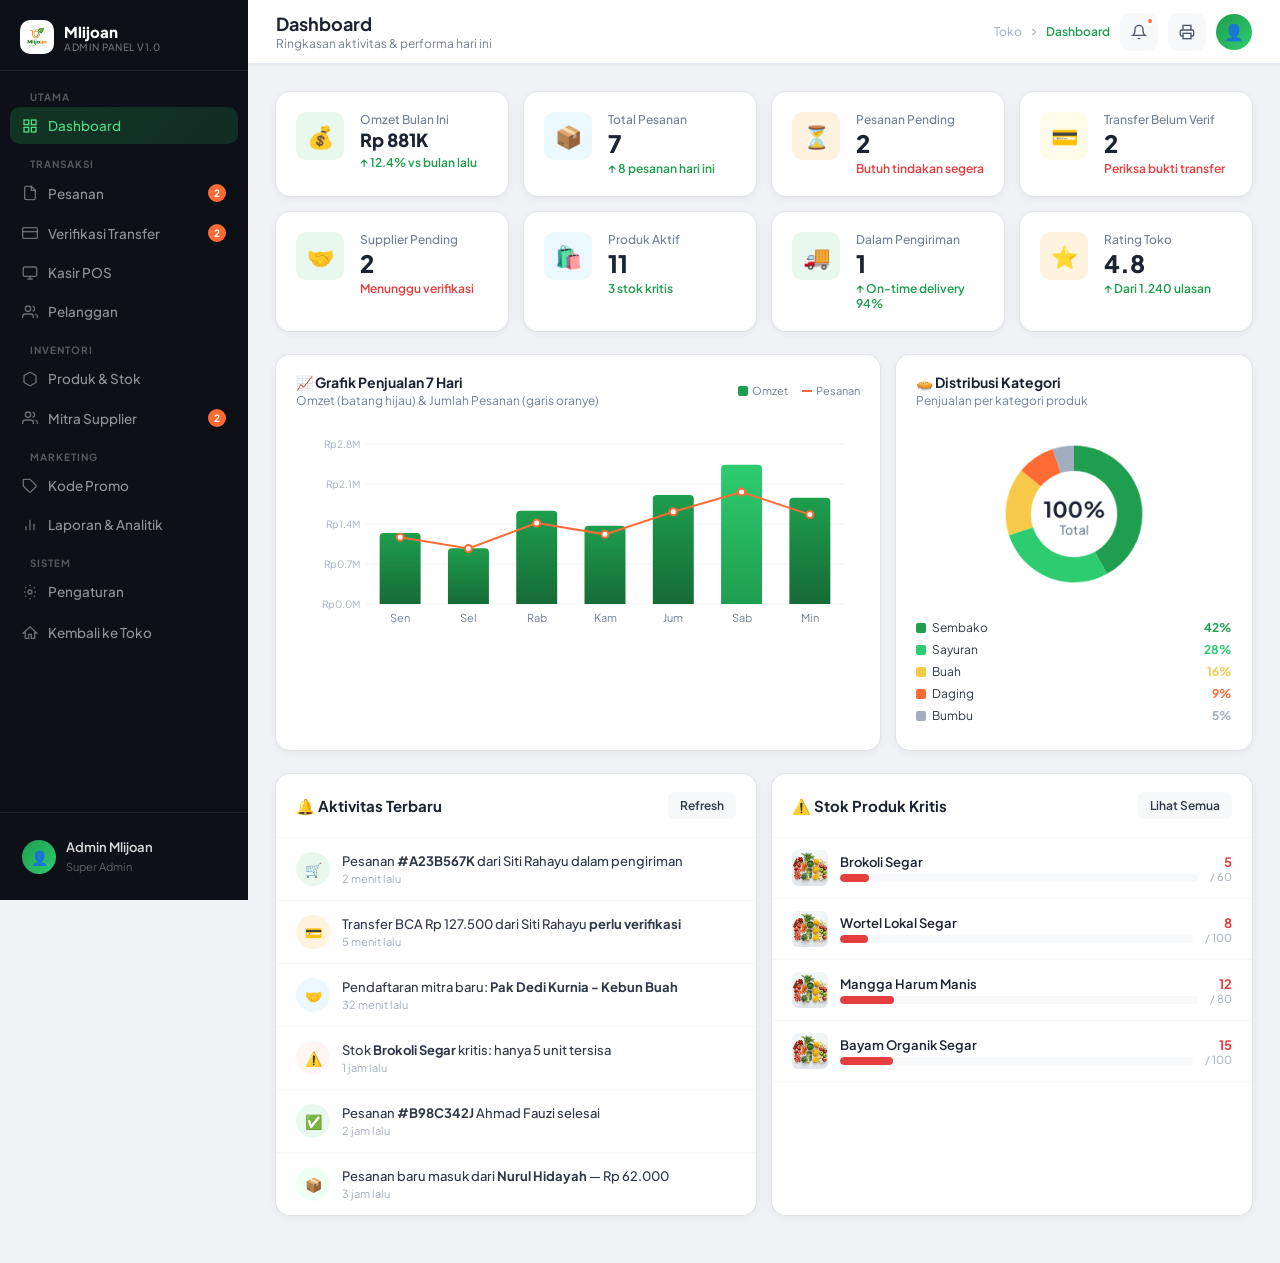
<file: admin.html>
<!DOCTYPE html>
<html lang="id">
<head>
  <meta charset="UTF-8">
  <meta name="viewport" content="width=device-width, initial-scale=1.0">
  <title>Admin Panel — Mlijoan</title>
  <meta name="description" content="Dashboard admin Mlijoan untuk manajemen pesanan, inventori, dan mitra supplier.">
  <meta name="robots" content="noindex,nofollow">
  <link rel="icon" href="images/logo.png" type="image/png">
  <link rel="stylesheet" href="css/admin.css">
</head>
<body>

<!-- ═══════════════════════════════════════ SIDEBAR ═══ -->
<div class="sidebar-overlay" id="sidebar-overlay" onclick="closeSidebar()"></div>
<aside class="sidebar" id="sidebar" role="navigation" aria-label="Admin Navigation">

  <div class="sidebar-brand">
    <img src="images/logo.png" alt="Mlijoan">
    <div class="sidebar-brand-text">
      <div class="sidebar-brand-name">Mlijoan</div>
      <div class="sidebar-brand-role">Admin Panel v1.0</div>
    </div>
  </div>

  <nav class="sidebar-nav">
    <div class="sidebar-section-label">Utama</div>
    <button class="nav-link active" data-section="dashboard" onclick="navigateTo('dashboard')">
      <svg width="16" height="16" viewBox="0 0 24 24" fill="none" stroke="currentColor" stroke-width="2"><rect x="3" y="3" width="7" height="7"/><rect x="14" y="3" width="7" height="7"/><rect x="14" y="14" width="7" height="7"/><rect x="3" y="14" width="7" height="7"/></svg>
      Dashboard
    </button>

    <div class="sidebar-section-label">Transaksi</div>
    <button class="nav-link" data-section="orders" onclick="navigateTo('orders')">
      <svg width="16" height="16" viewBox="0 0 24 24" fill="none" stroke="currentColor" stroke-width="2"><path d="M14 2H6a2 2 0 00-2 2v16a2 2 0 002 2h12a2 2 0 002-2V8z"/><polyline points="14 2 14 8 20 8"/></svg>
      Pesanan
      <span class="nav-badge" id="badge-orders">0</span>
    </button>
    <button class="nav-link" data-section="transfer" onclick="navigateTo('transfer')">
      <svg width="16" height="16" viewBox="0 0 24 24" fill="none" stroke="currentColor" stroke-width="2"><rect x="1" y="4" width="22" height="16" rx="2"/><line x1="1" y1="10" x2="23" y2="10"/></svg>
      Verifikasi Transfer
      <span class="nav-badge" id="badge-transfer">0</span>
    </button>
    <button class="nav-link" data-section="pos" onclick="navigateTo('pos')">
      <svg width="16" height="16" viewBox="0 0 24 24" fill="none" stroke="currentColor" stroke-width="2"><rect x="2" y="3" width="20" height="14" rx="2"/><path d="M8 21h8M12 17v4"/></svg>
      Kasir POS
    </button>
    <button class="nav-link" data-section="customers" onclick="navigateTo('customers')">
      <svg width="16" height="16" viewBox="0 0 24 24" fill="none" stroke="currentColor" stroke-width="2"><path d="M17 21v-2a4 4 0 00-4-4H5a4 4 0 00-4 4v2"/><circle cx="9" cy="7" r="4"/><path d="M23 21v-2a4 4 0 00-3-3.87"/><path d="M16 3.13a4 4 0 010 7.75"/></svg>
      Pelanggan
      <span class="nav-badge" id="badge-customers" style="display:none">0</span>
    </button>

    <div class="sidebar-section-label">Inventori</div>
    <button class="nav-link" data-section="products" onclick="navigateTo('products')">
      <svg width="16" height="16" viewBox="0 0 24 24" fill="none" stroke="currentColor" stroke-width="2"><path d="M21 16V8a2 2 0 00-1-1.73l-7-4a2 2 0 00-2 0l-7 4A2 2 0 003 8v8a2 2 0 001 1.73l7 4a2 2 0 002 0l7-4A2 2 0 0021 16z"/></svg>
      Produk & Stok
    </button>
    <button class="nav-link" data-section="suppliers" onclick="navigateTo('suppliers')">
      <svg width="16" height="16" viewBox="0 0 24 24" fill="none" stroke="currentColor" stroke-width="2"><path d="M17 21v-2a4 4 0 00-4-4H5a4 4 0 00-4 4v2"/><circle cx="9" cy="7" r="4"/><path d="M23 21v-2a4 4 0 00-3-3.87"/><path d="M16 3.13a4 4 0 010 7.75"/></svg>
      Mitra Supplier
      <span class="nav-badge" id="badge-suppliers">0</span>
    </button>

    <div class="sidebar-section-label">Marketing</div>
    <button class="nav-link" data-section="promos" onclick="navigateTo('promos')">
      <svg width="16" height="16" viewBox="0 0 24 24" fill="none" stroke="currentColor" stroke-width="2"><path d="M20.59 13.41l-7.17 7.17a2 2 0 01-2.83 0L2 12V2h10l8.59 8.59a2 2 0 010 2.82z"/><line x1="7" y1="7" x2="7.01" y2="7"/></svg>
      Kode Promo
    </button>
    <button class="nav-link" data-section="reports" onclick="navigateTo('reports')">
      <svg width="16" height="16" viewBox="0 0 24 24" fill="none" stroke="currentColor" stroke-width="2"><line x1="18" y1="20" x2="18" y2="10"/><line x1="12" y1="20" x2="12" y2="4"/><line x1="6" y1="20" x2="6" y2="14"/></svg>
      Laporan & Analitik
    </button>

    <div class="sidebar-section-label">Sistem</div>
    <button class="nav-link" data-section="settings" onclick="navigateTo('settings')">
      <svg width="16" height="16" viewBox="0 0 24 24" fill="none" stroke="currentColor" stroke-width="2"><circle cx="12" cy="12" r="3"/><path d="M19.07 4.93l-1.41 1.41M4.93 19.07l1.41-1.41M19.07 19.07l-1.41-1.41M4.93 4.93l1.41 1.41M21 12h-2M5 12H3M12 3V1M12 23v-2"/></svg>
      Pengaturan
    </button>
    <a href="index.html" class="nav-link" style="margin-top:4px">
      <svg width="16" height="16" viewBox="0 0 24 24" fill="none" stroke="currentColor" stroke-width="2"><path d="M10 20v-6h4v6h5v-8h3L12 3 2 12h3v8z"/></svg>
      Kembali ke Toko
    </a>
  </nav>

  <div class="sidebar-footer">
    <div class="sidebar-user">
      <div class="sidebar-avatar">👤</div>
      <div class="sidebar-user-info">
        <p>Admin Mlijoan</p>
        <small>Super Admin</small>
      </div>
    </div>
  </div>
</aside>

<!-- ═══════════════════════════════════════ MAIN CONTENT ═══ -->
<div class="main-content">

  <!-- Top Header -->
  <header class="top-header">
    <button class="header-icon-btn mobile-menu-btn" onclick="toggleSidebar()" aria-label="Menu">
      <svg width="18" height="18" viewBox="0 0 24 24" fill="none" stroke="currentColor" stroke-width="2"><line x1="3" y1="6" x2="21" y2="6"/><line x1="3" y1="12" x2="21" y2="12"/><line x1="3" y1="18" x2="21" y2="18"/></svg>
    </button>
    <div style="flex:1">
      <div class="header-title" id="header-title">Dashboard</div>
      <div class="header-subtitle" id="header-subtitle">Ringkasan aktivitas & performa hari ini</div>
    </div>
    <div class="header-actions">
      <div class="breadcrumb">
        <a href="index.html" style="color:var(--neutral-400)">Toko</a>
        <svg width="12" height="12" viewBox="0 0 24 24" fill="none" stroke="currentColor" stroke-width="2"><polyline points="9 18 15 12 9 6"/></svg>
        <span id="breadcrumb-current">Dashboard</span>
      </div>
      <button class="header-icon-btn" onclick="showToast('Tidak ada notifikasi baru','default')" aria-label="Notifikasi">
        <svg width="16" height="16" viewBox="0 0 24 24" fill="none" stroke="currentColor" stroke-width="2"><path d="M18 8A6 6 0 006 8c0 7-3 9-3 9h18s-3-2-3-9"/><path d="M13.73 21a2 2 0 01-3.46 0"/></svg>
        <span class="header-notif-badge"></span>
      </button>
      <button class="header-icon-btn" onclick="window.print()" aria-label="Cetak">
        <svg width="16" height="16" viewBox="0 0 24 24" fill="none" stroke="currentColor" stroke-width="2"><polyline points="6 9 6 2 18 2 18 9"/><path d="M6 18H4a2 2 0 01-2-2v-5a2 2 0 012-2h16a2 2 0 012 2v5a2 2 0 01-2 2h-2"/><rect x="6" y="14" width="12" height="8"/></svg>
      </button>
      <div style="width:36px;height:36px;border-radius:50%;background:linear-gradient(135deg,var(--primary),var(--primary-light));display:flex;align-items:center;justify-content:center;font-size:16px;cursor:pointer" title="Admin Mlijoan">👤</div>
    </div>
  </header>

  <!-- ── Page Content ── -->
  <div class="page-content">

    <!-- ═══════════════════ SECTION: DASHBOARD ═══ -->
    <section id="section-dashboard" class="admin-section active">

      <!-- KPI Cards -->
      <div class="kpi-grid">
        <div class="kpi-card">
          <div class="kpi-icon green">💰</div>
          <div class="kpi-info">
            <div class="kpi-label">Omzet Bulan Ini</div>
            <div class="kpi-value small" id="kpi-revenue">Rp 0</div>
            <div class="kpi-trend up">↑ 12.4% vs bulan lalu</div>
          </div>
        </div>
        <div class="kpi-card">
          <div class="kpi-icon blue">📦</div>
          <div class="kpi-info">
            <div class="kpi-label">Total Pesanan</div>
            <div class="kpi-value" id="kpi-orders">0</div>
            <div class="kpi-trend up">↑ 8 pesanan hari ini</div>
          </div>
        </div>
        <div class="kpi-card">
          <div class="kpi-icon orange">⏳</div>
          <div class="kpi-info">
            <div class="kpi-label">Pesanan Pending</div>
            <div class="kpi-value" id="kpi-pending">0</div>
            <div class="kpi-trend down">Butuh tindakan segera</div>
          </div>
        </div>
        <div class="kpi-card">
          <div class="kpi-icon yellow">💳</div>
          <div class="kpi-info">
            <div class="kpi-label">Transfer Belum Verif</div>
            <div class="kpi-value" id="kpi-transfer">0</div>
            <div class="kpi-trend down">Periksa bukti transfer</div>
          </div>
        </div>
        <div class="kpi-card">
          <div class="kpi-icon green">🤝</div>
          <div class="kpi-info">
            <div class="kpi-label">Supplier Pending</div>
            <div class="kpi-value" id="kpi-suppliers">0</div>
            <div class="kpi-trend down">Menunggu verifikasi</div>
          </div>
        </div>
        <div class="kpi-card">
          <div class="kpi-icon blue">🛍️</div>
          <div class="kpi-info">
            <div class="kpi-label">Produk Aktif</div>
            <div class="kpi-value" id="kpi-products">0</div>
            <div class="kpi-trend up">3 stok kritis</div>
          </div>
        </div>
        <div class="kpi-card">
          <div class="kpi-icon green">🚚</div>
          <div class="kpi-info">
            <div class="kpi-label">Dalam Pengiriman</div>
            <div class="kpi-value">1</div>
            <div class="kpi-trend up">↑ On-time delivery 94%</div>
          </div>
        </div>
        <div class="kpi-card">
          <div class="kpi-icon orange">⭐</div>
          <div class="kpi-info">
            <div class="kpi-label">Rating Toko</div>
            <div class="kpi-value">4.8</div>
            <div class="kpi-trend up">↑ Dari 1.240 ulasan</div>
          </div>
        </div>
      </div>

      <!-- Charts Row -->
      <div class="charts-row">
        <div class="chart-card">
          <div class="chart-header">
            <div>
              <div class="chart-title">📈 Grafik Penjualan 7 Hari</div>
              <div class="chart-subtitle">Omzet (batang hijau) & Jumlah Pesanan (garis oranye)</div>
            </div>
            <div style="display:flex;gap:14px;font-size:11px;color:var(--neutral-500)">
              <span style="display:flex;align-items:center;gap:4px"><span style="width:10px;height:10px;background:var(--primary);border-radius:2px;display:inline-block"></span>Omzet</span>
              <span style="display:flex;align-items:center;gap:4px"><span style="width:10px;height:2px;background:var(--secondary);display:inline-block"></span>Pesanan</span>
            </div>
          </div>
          <div class="chart-body">
            <canvas id="revenue-chart"></canvas>
          </div>
        </div>
        <div class="chart-card">
          <div class="chart-header">
            <div>
              <div class="chart-title">🥧 Distribusi Kategori</div>
              <div class="chart-subtitle">Penjualan per kategori produk</div>
            </div>
          </div>
          <div class="chart-body" style="display:flex;flex-direction:column;align-items:center;gap:16px">
            <canvas id="donut-chart" style="max-width:180px;max-height:180px"></canvas>
            <div style="width:100%">
              <div id="donut-legend"></div>
            </div>
          </div>
        </div>
      </div>

      <!-- Bottom Row -->
      <div style="display:grid;grid-template-columns:1fr 1fr;gap:16px">
        <div class="table-card">
          <div class="table-header">
            <div class="table-header-left">
              <div class="table-title">🔔 Aktivitas Terbaru</div>
            </div>
            <button class="btn btn-ghost btn-sm" onclick="renderRecentActivity()">Refresh</button>
          </div>
          <div id="recent-activity" class="activity-list"></div>
        </div>
        <div class="table-card">
          <div class="table-header">
            <div class="table-header-left">
              <div class="table-title">⚠️ Stok Produk Kritis</div>
            </div>
            <button class="btn btn-ghost btn-sm" onclick="navigateTo('products');renderProducts('low')">Lihat Semua</button>
          </div>
          <div id="low-stock-list"></div>
        </div>
      </div>
    </section>

    <!-- ═══════════════════ SECTION: ORDERS ═══ -->
    <section id="section-orders" class="admin-section">
      <div class="table-card">
        <div class="table-header">
          <div class="table-header-left">
            <div class="table-title">📋 Daftar Pesanan</div>
            <div class="table-count" id="orders-count">—</div>
          </div>
          <div class="table-header-right">
            <div class="filter-tabs">
              <button class="filter-tab active" data-order-filter="all" onclick="renderOrders('all')">Semua</button>
              <button class="filter-tab" data-order-filter="pending" onclick="renderOrders('pending')">⏳ Pending</button>
              <button class="filter-tab" data-order-filter="processing" onclick="renderOrders('processing')">⚙️ Proses</button>
              <button class="filter-tab" data-order-filter="delivery" onclick="renderOrders('delivery')">🚚 Kirim</button>
              <button class="filter-tab" data-order-filter="completed" onclick="renderOrders('completed')">✅ Selesai</button>
              <button class="filter-tab" data-order-filter="cancelled" onclick="renderOrders('cancelled')">❌ Batal</button>
            </div>
            <div class="search-wrap">
              <svg width="14" height="14" viewBox="0 0 24 24" fill="none" stroke="currentColor" stroke-width="2"><circle cx="11" cy="11" r="8"/><line x1="21" y1="21" x2="16.65" y2="16.65"/></svg>
              <input type="search" class="table-search" id="order-search" placeholder="Cari ID / nama...">
            </div>
          </div>
        </div>
        <div style="overflow-x:auto">
          <table class="data-table">
            <thead>
              <tr>
                <th>ID Pesanan</th>
                <th>Pelanggan</th>
                <th>Produk</th>
                <th class="sortable">Total ↕</th>
                <th>Status</th>
                <th>Jadwal · Bayar</th>
                <th>Aksi</th>
              </tr>
            </thead>
            <tbody id="orders-tbody"></tbody>
          </table>
        </div>
      </div>
    </section>

    <!-- ═══════════════════ SECTION: TRANSFER VERIFICATION ═══ -->
    <section id="section-transfer" class="admin-section">
      <div style="display:grid;grid-template-columns:1fr 1fr 1fr;gap:16px;margin-bottom:20px">
        <div class="kpi-card">
          <div class="kpi-icon orange">⏳</div>
          <div class="kpi-info"><div class="kpi-label">Menunggu Konfirmasi</div><div class="kpi-value" id="transfer-stat-pending">—</div></div>
        </div>
        <div class="kpi-card">
          <div class="kpi-icon green">✅</div>
          <div class="kpi-info"><div class="kpi-label">Sudah Dikonfirmasi (Hari Ini)</div><div class="kpi-value">3</div></div>
        </div>
        <div class="kpi-card">
          <div class="kpi-icon blue">💰</div>
          <div class="kpi-info"><div class="kpi-label">Total Nilai Pending</div><div class="kpi-value small" id="transfer-stat-value">—</div></div>
        </div>
      </div>
      <div id="transfer-list"></div>
    </section>

    <!-- ═══════════════════ SECTION: PRODUCTS ═══ -->
    <section id="section-products" class="admin-section">
      <div class="table-card">
        <div class="table-header">
          <div class="table-header-left">
            <div class="table-title">📦 Inventori Produk</div>
            <div class="table-count" id="products-count">—</div>
          </div>
          <div class="table-header-right">
            <div class="filter-tabs">
              <button class="filter-tab active" data-product-filter="all" onclick="renderProducts('all')">Semua</button>
              <button class="filter-tab" data-product-filter="active" onclick="renderProducts('active')">✅ Aktif</button>
              <button class="filter-tab" data-product-filter="low" onclick="renderProducts('low')">⚠️ Stok Rendah</button>
              <button class="filter-tab" data-product-filter="inactive" onclick="renderProducts('inactive')">🔕 Nonaktif</button>
            </div>
            <div class="search-wrap">
              <svg width="14" height="14" viewBox="0 0 24 24" fill="none" stroke="currentColor" stroke-width="2"><circle cx="11" cy="11" r="8"/><line x1="21" y1="21" x2="16.65" y2="16.65"/></svg>
              <input type="search" class="table-search" id="product-search" placeholder="Cari produk...">
            </div>
            <button class="btn btn-primary btn-sm" onclick="openAddProduct()">
              <svg width="14" height="14" viewBox="0 0 24 24" fill="none" stroke="currentColor" stroke-width="2.5"><line x1="12" y1="5" x2="12" y2="19"/><line x1="5" y1="12" x2="19" y2="12"/></svg>
              Tambah Produk
            </button>
          </div>
        </div>
        <div style="overflow-x:auto">
          <table class="data-table">
            <thead>
              <tr>
                <th>Produk</th>
                <th>Harga</th>
                <th style="min-width:140px">Stok</th>
                <th>Level</th>
                <th>Rating</th>
                <th>Status</th>
                <th>Aksi</th>
              </tr>
            </thead>
            <tbody id="products-tbody"></tbody>
          </table>
        </div>
      </div>
    </section>

    <!-- ═══════════════════ SECTION: SUPPLIERS ═══ -->
    <section id="section-suppliers" class="admin-section">
      <div class="table-card">
        <div class="table-header">
          <div class="table-header-left">
            <div class="table-title">🤝 Mitra Supplier</div>
            <div class="table-count" id="suppliers-count">—</div>
          </div>
          <div class="table-header-right">
            <div class="filter-tabs">
              <button class="filter-tab active" data-supplier-filter="all" onclick="renderSuppliers('all')">Semua</button>
              <button class="filter-tab" data-supplier-filter="pending" onclick="renderSuppliers('pending')">⏳ Pending</button>
              <button class="filter-tab" data-supplier-filter="approved" onclick="renderSuppliers('approved')">✅ Disetujui</button>
              <button class="filter-tab" data-supplier-filter="rejected" onclick="renderSuppliers('rejected')">❌ Ditolak</button>
            </div>
            <div class="search-wrap">
              <svg width="14" height="14" viewBox="0 0 24 24" fill="none" stroke="currentColor" stroke-width="2"><circle cx="11" cy="11" r="8"/><line x1="21" y1="21" x2="16.65" y2="16.65"/></svg>
              <input type="search" class="table-search" id="supplier-search" placeholder="Cari mitra...">
            </div>
          </div>
        </div>
        <div style="overflow-x:auto">
          <table class="data-table">
            <thead>
              <tr>
                <th>Nama Mitra</th>
                <th>Kategori</th>
                <th>WhatsApp</th>
                <th>Alamat</th>
                <th>Status</th>
                <th>Aksi</th>
              </tr>
            </thead>
            <tbody id="suppliers-tbody"></tbody>
          </table>
        </div>
      </div>
    </section>

    <!-- ═══════════════════ SECTION: PROMOS ═══ -->
    <section id="section-promos" class="admin-section">
      <div class="table-card">
        <div class="table-header">
          <div class="table-header-left">
            <div class="table-title">🏷️ Kode Promo</div>
          </div>
          <button class="btn btn-primary btn-sm" onclick="openAddPromo()">
            <svg width="14" height="14" viewBox="0 0 24 24" fill="none" stroke="currentColor" stroke-width="2.5"><line x1="12" y1="5" x2="12" y2="19"/><line x1="5" y1="12" x2="19" y2="12"/></svg>
            Tambah Promo
          </button>
        </div>
        <div style="overflow-x:auto">
          <table class="data-table">
            <thead>
              <tr>
                <th>Kode</th>
                <th>Tipe Diskon</th>
                <th>Min. Order</th>
                <th style="min-width:160px">Pemakaian</th>
                <th>Berlaku s.d</th>
                <th>Aktif</th>
                <th>Aksi</th>
              </tr>
            </thead>
            <tbody id="promos-tbody"></tbody>
          </table>
        </div>
      </div>
    </section>

    <!-- ═══════════════════ SECTION: POS ═══ -->
    <section id="section-pos" class="admin-section" style="padding:0;background:#f5f6fa">
      <div style="display:grid;grid-template-columns:1fr 400px;height:calc(100vh - 56px);overflow:hidden">

        <!-- ══ LEFT: Product Catalog ══ -->
        <div style="display:flex;flex-direction:column;height:100%;overflow:hidden;padding:20px 20px 0 20px">

          <!-- Top bar -->
          <div style="display:flex;align-items:center;justify-content:space-between;margin-bottom:16px;flex-shrink:0">
            <div>
              <h2 style="font-size:20px;font-weight:800;color:#111827;margin:0">Produk</h2>
              <div style="font-size:12px;color:#9ca3af;margin-top:2px">Pilih produk untuk ditambahkan ke pesanan</div>
            </div>
            <!-- Search -->
            <div style="position:relative;width:240px">
              <svg style="position:absolute;left:11px;top:50%;transform:translateY(-50%);color:#9ca3af" width="15" height="15" viewBox="0 0 24 24" fill="none" stroke="currentColor" stroke-width="2.5"><circle cx="11" cy="11" r="8"/><path d="m21 21-4.35-4.35"/></svg>
              <input id="pos-search" type="text" placeholder="Search..." oninput="posFilterProducts(this.value)"
                style="width:100%;padding:9px 12px 9px 34px;border:1.5px solid #e5e7eb;border-radius:10px;font-size:13px;font-family:inherit;outline:none;background:white;box-sizing:border-box"
                onfocus="this.style.borderColor='var(--primary)'" onblur="this.style.borderColor='#e5e7eb'">
            </div>
          </div>

          <!-- Category tabs -->
          <div id="pos-cat-tabs" style="display:flex;gap:8px;flex-shrink:0;overflow-x:auto;padding-bottom:12px;scrollbar-width:none">
          </div>

          <!-- Product grid -->
          <div id="pos-products"
            style="display:grid;grid-template-columns:repeat(4,1fr);gap:14px;overflow-y:auto;padding-bottom:20px;flex:1;align-content:start">
          </div>
        </div>

        <!-- ══ RIGHT: Order Detail ══ -->
        <div style="display:flex;flex-direction:column;background:white;border-left:1px solid #f0f1f3;height:100%;overflow:hidden">

          <!-- Panel header -->
          <div style="padding:18px 20px 14px;border-bottom:1px solid #f0f1f3;flex-shrink:0">
            <div style="font-size:16px;font-weight:800;color:#111827">Order Detail</div>
          </div>

          <!-- Scrollable body -->
          <div style="flex:1;overflow-y:auto;padding:16px 20px;display:flex;flex-direction:column;gap:14px">

            <!-- Customer Information -->
            <div>
              <div style="display:flex;align-items:center;justify-content:space-between;margin-bottom:10px">
                <div style="font-size:13px;font-weight:700;color:#374151">Customer Information</div>
                <button onclick="posShowAddCustomer()" style="font-size:11px;font-weight:700;color:var(--primary);background:#f0fdf4;border:1.5px solid #bbf7d0;border-radius:7px;padding:4px 10px;cursor:pointer;font-family:inherit;display:flex;align-items:center;gap:4px">
                  <svg width="11" height="11" viewBox="0 0 24 24" fill="none" stroke="currentColor" stroke-width="2.5"><line x1="12" y1="5" x2="12" y2="19"/><line x1="5" y1="12" x2="19" y2="12"/></svg>
                  Customer Baru
                </button>
              </div>
              <!-- Customer picker -->
              <div style="position:relative;margin-bottom:10px">
                <label style="font-size:11px;color:#9ca3af;font-weight:600;display:block;margin-bottom:4px">Pilih / Cari Customer</label>
                <div style="position:relative">
                  <svg style="position:absolute;left:10px;top:50%;transform:translateY(-50%);color:#9ca3af;pointer-events:none" width="13" height="13" viewBox="0 0 24 24" fill="none" stroke="currentColor" stroke-width="2.5"><circle cx="11" cy="11" r="8"/><path d="m21 21-4.35-4.35"/></svg>
                  <input id="pos-customer-search" type="text" placeholder="Ketik nama customer..."
                    oninput="posSearchCustomer(this.value)"
                    onfocus="posShowCustomerDropdown()" autocomplete="off"
                    style="width:100%;padding:9px 12px 9px 32px;border:1.5px solid #e5e7eb;border-radius:9px;font-size:13px;font-family:inherit;outline:none;box-sizing:border-box"
                    onfocusin="this.style.borderColor='var(--primary)'" onblur="setTimeout(posHideCustomerDropdown,200)">
                  <!-- Selected customer chip -->
                  <div id="pos-customer-chip" style="display:none;position:absolute;inset:0;background:white;border:1.5px solid var(--primary);border-radius:9px;padding:0 10px;display:none;align-items:center;gap:8px">
                    <div style="width:24px;height:24px;border-radius:50%;background:var(--primary);color:white;font-size:11px;font-weight:800;display:flex;align-items:center;justify-content:center" id="pos-customer-avatar">?</div>
                    <span id="pos-customer-name-display" style="font-size:13px;font-weight:700;color:#111827;flex:1"></span>
                    <button onclick="posDeselectCustomer()" style="background:none;border:none;cursor:pointer;color:#9ca3af;font-size:16px;line-height:1;padding:0" title="Ganti customer">&times;</button>
                  </div>
                </div>
                <!-- Dropdown list -->
                <div id="pos-customer-dropdown" style="display:none;position:absolute;top:100%;left:0;right:0;background:white;border:1.5px solid #e5e7eb;border-radius:10px;box-shadow:0 8px 24px rgba(0,0,0,.12);z-index:100;max-height:180px;overflow-y:auto;margin-top:4px">
                </div>
              </div>
              <!-- hidden field for customer id -->
              <input id="pos-customer" type="hidden" value="">
              <!-- Order type (single full-width) -->
              <div>
                <label style="font-size:11px;color:#9ca3af;font-weight:600;display:block;margin-bottom:4px">Order Type</label>
                <select id="pos-order-type"
                  style="width:100%;padding:9px 12px;border:1.5px solid #e5e7eb;border-radius:9px;font-size:13px;font-family:inherit;outline:none;background:white;cursor:pointer;box-sizing:border-box"
                  onfocus="this.style.borderColor='var(--primary)'" onblur="this.style.borderColor='#e5e7eb'">
                  <option value="offline">🏪 Offline (Datang Langsung)</option>
                  <option value="online">🌐 Online (Pesan Antar)</option>
                </select>
              </div>
            </div>

            <!-- Items selected -->
            <div>
              <div style="display:flex;align-items:center;justify-content:space-between;margin-bottom:10px">
                <div id="pos-items-count" style="font-size:13px;font-weight:600;color:#374151">0 item dipilih</div>
                <button onclick="posClearCart()" style="font-size:12px;color:#ef4444;background:none;border:none;cursor:pointer;font-family:inherit;font-weight:600">Clear all</button>
              </div>

              <!-- Cart items list -->
              <div id="pos-cart-items" style="display:flex;flex-direction:column;gap:10px">
                <div id="pos-cart-empty" style="text-align:center;padding:32px 0;color:#9ca3af">
                  <div style="font-size:32px;margin-bottom:8px">🧺</div>
                  <div style="font-size:13px;font-weight:600">Belum ada produk</div>
                  <div style="font-size:11px;margin-top:4px">Pilih produk dari katalog</div>
                </div>
              </div>
            </div>

            <!-- Promo / Discount -->
            <div style="background:#f0fdf4;border:1.5px solid #bbf7d0;border-radius:10px;padding:10px 14px;display:flex;align-items:center;gap:10px">
              <div style="width:28px;height:28px;background:var(--primary);border-radius:50%;display:flex;align-items:center;justify-content:center;flex-shrink:0">
                <svg width="13" height="13" viewBox="0 0 24 24" fill="none" stroke="white" stroke-width="2.5"><path d="M20.59 13.41l-7.17 7.17a2 2 0 01-2.83 0L2 12V2h10l8.59 8.59a2 2 0 010 2.82z"/><line x1="7" y1="7" x2="7.01" y2="7"/></svg>
              </div>
              <div style="flex:1">
                <div style="font-size:12px;font-weight:700;color:#166534">
                  Diskon <span id="pos-discount-label">—</span>
                </div>
                <div style="font-size:11px;color:#4ade80">Masukkan kode promo atau diskon manual</div>
              </div>
              <button onclick="posOpenPromo()" style="font-size:11px;font-weight:700;color:var(--primary);background:none;border:none;cursor:pointer;font-family:inherit;white-space:nowrap">Ubah Promo</button>
            </div>

            <!-- Promo input (hidden by default) -->
            <div id="pos-promo-row" style="display:none;gap:8px">
              <input id="pos-discount" type="number" min="0" max="100" placeholder="%" oninput="posCalcTotal()"
                style="width:70px;padding:8px 10px;border:1.5px solid #e5e7eb;border-radius:8px;font-size:13px;font-family:inherit;outline:none;text-align:center;flex-shrink:0"
                onfocus="this.style.borderColor='var(--primary)'" onblur="this.style.borderColor='#e5e7eb'">
              <span style="font-size:12px;color:#9ca3af;align-self:center">% diskon manual</span>
            </div>

          </div><!-- end scrollable body -->

          <!-- ── Totals + Payment ── -->
          <div style="flex-shrink:0;border-top:1px solid #f0f1f3;padding:14px 20px">

            <!-- Payment method -->
            <div style="display:grid;grid-template-columns:repeat(3,1fr);gap:6px;margin-bottom:12px">
              <button onclick="posSetPayment('cash')" id="pos-pay-cash"
                style="padding:8px 4px;border-radius:9px;border:1.5px solid var(--primary);background:var(--primary);color:white;font-size:11px;font-weight:700;cursor:pointer;font-family:inherit;transition:all .15s">
                💵 Tunai
              </button>
              <button onclick="posSetPayment('qris')" id="pos-pay-qris"
                style="padding:8px 4px;border-radius:9px;border:1.5px solid #e5e7eb;background:white;color:#374151;font-size:11px;font-weight:700;cursor:pointer;font-family:inherit;transition:all .15s">
                📱 QRIS
              </button>
              <button onclick="posSetPayment('edc')" id="pos-pay-edc"
                style="padding:8px 4px;border-radius:9px;border:1.5px solid #e5e7eb;background:white;color:#374151;font-size:11px;font-weight:700;cursor:pointer;font-family:inherit;transition:all .15s">
                💳 EDC
              </button>
            </div>

            <!-- Cash input -->
            <div id="pos-cash-section" style="margin-bottom:10px">
              <input id="pos-cash-input" type="number" placeholder="Nominal uang diterima (Rp)" oninput="posCalcChange()"
                style="width:100%;padding:9px 12px;border:1.5px solid #e5e7eb;border-radius:9px;font-size:13px;font-family:inherit;outline:none;box-sizing:border-box"
                onfocus="this.style.borderColor='var(--primary)'" onblur="this.style.borderColor='#e5e7eb'">
              <div style="margin-top:5px;display:flex;justify-content:space-between;font-size:12px">
                <span style="color:#6b7280">Kembalian</span>
                <span id="pos-change" style="font-weight:700;color:var(--primary)">—</span>
              </div>
            </div>

            <!-- Bill breakdown -->
            <div style="display:flex;flex-direction:column;gap:5px;margin-bottom:12px">
              <div style="display:flex;justify-content:space-between;font-size:13px;color:#6b7280">
                <span>Subtotal</span><span id="pos-subtotal">Rp 0</span>
              </div>
              <div style="display:flex;justify-content:space-between;font-size:13px;color:#6b7280">
                <span>PPN (11%)</span><span id="pos-tax">Rp 0</span>
              </div>
              <div id="pos-discount-row" style="display:none;justify-content:space-between;font-size:13px;color:#ef4444">
                <span id="pos-discount-label2">Diskon</span><span id="pos-discount-amount">— Rp 0</span>
              </div>
            </div>

            <!-- Total -->
            <div style="display:flex;justify-content:space-between;align-items:center;margin-bottom:14px;padding-top:10px;border-top:1.5px solid #f0f1f3">
              <span style="font-size:16px;font-weight:800;color:#111827">Total</span>
              <span id="pos-total" style="font-size:20px;font-weight:900;color:var(--primary)">Rp 0</span>
            </div>

            <!-- Process button -->
            <button onclick="posProcessSale()" id="pos-process-btn"
              style="width:100%;padding:14px;background:#1a3c2a;color:white;border:none;border-radius:12px;font-size:14px;font-weight:800;cursor:pointer;font-family:inherit;display:flex;align-items:center;justify-content:center;gap:8px;transition:background .15s"
              onmouseover="this.style.background='var(--primary)'" onmouseout="this.style.background='#1a3c2a'">
              <svg width="16" height="16" viewBox="0 0 24 24" fill="none" stroke="currentColor" stroke-width="2.5"><path d="M9 12l2 2 4-4"/><path d="M21 12c0 4.97-4.03 9-9 9s-9-4.03-9-9 4.03-9 9-9c2.12 0 4.07.74 5.61 1.96"/></svg>
              Proses Transaksi
            </button>
          </div>

        </div><!-- end right panel -->
      </div>
    </section>




    <!-- ═══════════════════ SECTION: REPORTS ═══ -->
    <section id="section-reports" class="admin-section">
      <!-- Revenue Trend -->
      <div class="table-card" style="margin-bottom:20px">
        <div class="table-header">
          <div class="table-header-left">
            <div class="table-title">📈 Tren Penjualan — 14 Hari Terakhir</div>
          </div>
          <div style="display:flex;gap:8px">
            <button class="filter-tab active" onclick="this.parentElement.querySelectorAll('.filter-tab').forEach(b=>b.classList.remove('active'));this.classList.add('active')">14 Hari</button>
            <button class="filter-tab" onclick="this.parentElement.querySelectorAll('.filter-tab').forEach(b=>b.classList.remove('active'));this.classList.add('active')">30 Hari</button>
            <button class="filter-tab" onclick="this.parentElement.querySelectorAll('.filter-tab').forEach(b=>b.classList.remove('active'));this.classList.add('active')">90 Hari</button>
          </div>
        </div>
        <div class="chart-body"><canvas id="report-revenue-chart"></canvas></div>
      </div>

      <!-- Stats row -->
      <div style="display:grid;grid-template-columns:1fr 1fr 1fr;gap:16px;margin-bottom:20px">
        <div class="kpi-card"><div class="kpi-icon green">💰</div><div class="kpi-info"><div class="kpi-label">Total Omzet</div><div class="kpi-value small">Rp 28,6 Jt</div><div class="kpi-trend up">↑ 14 hari terakhir</div></div></div>
        <div class="kpi-card"><div class="kpi-icon blue">📦</div><div class="kpi-info"><div class="kpi-label">Total Pesanan</div><div class="kpi-value">247</div><div class="kpi-trend up">↑ Rate 76% selesai</div></div></div>
        <div class="kpi-card"><div class="kpi-icon orange">🧾</div><div class="kpi-info"><div class="kpi-label">Rata-rata Pesanan</div><div class="kpi-value small">Rp 115K</div><div class="kpi-trend up">↑ per transaksi</div></div></div>
      </div>

      <!-- Category & Top Products -->
      <div style="display:grid;grid-template-columns:1fr 1fr;gap:16px">
        <div class="table-card">
          <div class="table-header"><div class="table-title">🥧 Penjualan per Kategori</div></div>
          <div style="padding:20px" id="category-report"></div>
        </div>
        <div class="table-card">
          <div class="table-header"><div class="table-title">🏆 Produk Terlaris</div></div>
          <div style="overflow:hidden">
            <table class="data-table">
              <thead><tr><th>#</th><th>Produk</th><th>Terjual</th><th>Revenue</th></tr></thead>
              <tbody>
                <tr><td style="font-weight:700;color:var(--accent)">🥇</td><td>Telur Ayam Kampung</td><td class="num">312</td><td class="num-green">Rp 9,9 Jt</td></tr>
                <tr><td style="font-weight:700;color:var(--neutral-400)">🥈</td><td>Beras Premium</td><td class="num">245</td><td class="num-green">Rp 3,7 Jt</td></tr>
                <tr><td style="font-weight:700;color:var(--secondary)">🥉</td><td>Gula Pasir</td><td class="num">234</td><td class="num-green">Rp 3,7 Jt</td></tr>
                <tr><td style="font-weight:700;color:var(--neutral-500)">4</td><td>Minyak Bimoli 2L</td><td class="num">201</td><td class="num-green">Rp 7,6 Jt</td></tr>
                <tr><td style="font-weight:700;color:var(--neutral-500)">5</td><td>Tomat Segar</td><td class="num">189</td><td class="num-green">Rp 1,5 Jt</td></tr>
              </tbody>
            </table>
          </div>
        </div>
      </div>
    </section>

    <!-- ═══════════════════ SECTION: SETTINGS ═══ -->
    <section id="section-settings" class="admin-section">
      <div style="display:grid;grid-template-columns:1fr 1fr;gap:20px">

        <!-- Store Info -->
        <div class="table-card">
          <div class="table-header"><div class="table-title">🏪 Informasi Toko</div></div>
          <div style="padding:20px">
            <div class="form-group"><label class="form-label">Nama Toko</label><input type="text" class="form-control" value="Mlijoan"></div>
            <div class="form-group"><label class="form-label">Tagline</label><input type="text" class="form-control" value="Sembako & Pangan Segar Terpercaya"></div>
            <div class="form-group"><label class="form-label">WhatsApp CS</label><input type="tel" class="form-control" value="0812-3456-7890"></div>
            <div class="form-group"><label class="form-label">Alamat Toko</label><textarea class="form-control form-textarea" style="min-height:60px">Jl. Pasar Baru No. 1, Bandung, Jawa Barat</textarea></div>
            <button class="btn btn-primary" onclick="showToast('Informasi toko tersimpan!','success')">Simpan Perubahan</button>
          </div>
        </div>

        <!-- Delivery Settings -->
        <div class="table-card">
          <div class="table-header"><div class="table-title">🚚 Konfigurasi Pengiriman</div></div>
          <div style="padding:20px">
            <div class="form-group"><label class="form-label">Koordinat Toko (Lat)</label><input type="text" class="form-control" value="-6.9147"></div>
            <div class="form-group"><label class="form-label">Koordinat Toko (Lng)</label><input type="text" class="form-control" value="107.6098"></div>
            <div class="form-group"><label class="form-label">Ongkir Flat (0–2km) — Rp</label><input type="number" class="form-control" value="5000"></div>
            <div class="form-group"><label class="form-label">Biaya per Km Tambahan — Rp</label><input type="number" class="form-control" value="2000"></div>
            <div class="form-group"><label class="form-label">Jangkauan Maksimal (km)</label><input type="number" class="form-control" value="12"></div>
            <button class="btn btn-primary" onclick="showToast('Konfigurasi ongkir tersimpan!','success')">Simpan</button>
          </div>
        </div>

        <!-- Payment Settings -->
        <div class="table-card">
          <div class="table-header"><div class="table-title">💳 Rekening Pembayaran</div></div>
          <div style="padding:20px">
            <div class="form-group"><label class="form-label">Bank BCA</label><input type="text" class="form-control" value="1234-567-890 (A/N Mlijoan Store)"></div>
            <div class="form-group"><label class="form-label">Bank BNI</label><input type="text" class="form-control" value="987-654-321 (A/N Mlijoan Store)"></div>
            <div class="form-group"><label class="form-label">GoPay</label><input type="text" class="form-control" value="0812-3456-7890 (Mlijoan)"></div>
            <div class="form-group"><label class="form-label">OVO</label><input type="text" class="form-control" value="0812-3456-7890 (Mlijoan)"></div>
            <button class="btn btn-primary" onclick="showToast('Rekening tersimpan!','success')">Simpan</button>
          </div>
        </div>

        <!-- Jam Operasional -->
        <div class="table-card">
          <div class="table-header"><div class="table-title">🕐 Jam Operasional & Fitur</div></div>
          <div style="padding:20px">
            <div class="form-group"><label class="form-label">Jam Buka</label><input type="time" class="form-control" value="07:00"></div>
            <div class="form-group"><label class="form-label">Jam Tutup</label><input type="time" class="form-control" value="21:00"></div>
            <div class="divider"></div>
            <div style="display:flex;flex-direction:column;gap:14px">
              <div style="display:flex;align-items:center;justify-content:space-between">
                <div><div style="font-size:13px;font-weight:600">Terima Pesanan Baru</div><div style="font-size:12px;color:var(--neutral-500)">Aktifkan/nonaktifkan penerimaan order</div></div>
                <label class="switch"><input type="checkbox" checked><span class="slider"></span></label>
              </div>
              <div style="display:flex;align-items:center;justify-content:space-between">
                <div><div style="font-size:13px;font-weight:600">Notifikasi Push WA</div><div style="font-size:12px;color:var(--neutral-500)">Notif pesanan baru via WhatsApp</div></div>
                <label class="switch"><input type="checkbox" checked><span class="slider"></span></label>
              </div>
              <div style="display:flex;align-items:center;justify-content:space-between">
                <div><div style="font-size:13px;font-weight:600">Mode Maintenance</div><div style="font-size:12px;color:var(--neutral-500)">Tampilkan halaman maintenance ke pelanggan</div></div>
                <label class="switch"><input type="checkbox"><span class="slider"></span></label>
              </div>
            </div>
            <button class="btn btn-primary" style="margin-top:20px" onclick="showToast('Pengaturan sistem tersimpan!','success')">Simpan</button>
          </div>
        </div>
      </div>
    </section>


    <!-- ═══════════════════ SECTION: CUSTOMERS ═══ -->
    <section id="section-customers" class="admin-section">
      <div class="table-card">
        <div class="table-header">
          <div class="table-header-left">
            <div class="table-title">👥 Data Pelanggan</div>
            <div class="table-subtitle">Semua pelanggan yang pernah bertransaksi di toko</div>
          </div>
          <div style="display:flex;gap:10px;align-items:center">
            <input id="customer-search" type="text" placeholder="🔍 Cari nama / WA..."
              oninput="renderCustomers()"
              style="padding:8px 14px;border:1.5px solid var(--neutral-200);border-radius:var(--radius-md);font-size:13px;font-family:inherit;outline:none;width:210px"
              onfocus="this.style.borderColor='var(--primary)'" onblur="this.style.borderColor='var(--neutral-200)'">
            <button onclick="openAddCustomerModal()" class="btn-primary" style="padding:8px 16px;font-size:13px;display:flex;align-items:center;gap:6px">
              <svg width="13" height="13" viewBox="0 0 24 24" fill="none" stroke="currentColor" stroke-width="2.5"><line x1="12" y1="5" x2="12" y2="19"/><line x1="5" y1="12" x2="19" y2="12"/></svg>
              Tambah Pelanggan
            </button>
          </div>
        </div>
        <div class="table-wrap">
          <table class="data-table">
            <thead>
              <tr>
                <th>Pelanggan</th>
                <th>No. WhatsApp</th>
                <th>Alamat</th>
                <th style="text-align:center">Transaksi</th>
                <th style="text-align:right">Total Belanja</th>
                <th>Bergabung</th>
                <th style="text-align:center">Aksi</th>
              </tr>
            </thead>
            <tbody id="customers-table-body">
              <tr><td colspan="7" style="text-align:center;padding:40px;color:#9ca3af">Memuat data...</td></tr>
            </tbody>
          </table>
        </div>
      </div>
    </section>
  </div><!-- /.page-content -->
</div><!-- /.main-content -->

<!-- ═══ MODAL: Add/Edit Customer ═══ -->
<div id="customer-modal-overlay" onclick="if(event.target===this)closeCustomerModal()"
  style="display:none;position:fixed;inset:0;background:rgba(0,0,0,.5);z-index:5000;align-items:center;justify-content:center;backdrop-filter:blur(4px)">
  <div style="background:white;border-radius:20px;padding:28px;width:440px;max-width:95vw;box-shadow:0 24px 60px rgba(0,0,0,.2)">
    <div style="display:flex;justify-content:space-between;align-items:center;margin-bottom:20px">
      <div>
        <div id="customer-modal-title" style="font-size:17px;font-weight:800;color:#111827">Tambah Pelanggan Baru</div>
        <div style="font-size:12px;color:#9ca3af;margin-top:2px">Data tersimpan untuk riwayat transaksi POS</div>
      </div>
      <button onclick="closeCustomerModal()" style="background:none;border:none;cursor:pointer;color:#9ca3af;font-size:22px;line-height:1">&times;</button>
    </div>
    <div style="display:flex;flex-direction:column;gap:14px">
      <div>
        <label style="font-size:12px;font-weight:600;color:#374151;display:block;margin-bottom:6px">Nama Lengkap *</label>
        <input id="cm-name" type="text" placeholder="Contoh: Budi Santoso"
          style="width:100%;padding:10px 12px;border:1.5px solid #e5e7eb;border-radius:10px;font-size:13px;font-family:inherit;outline:none;box-sizing:border-box"
          onfocus="this.style.borderColor='var(--primary)'" onblur="this.style.borderColor='#e5e7eb'">
      </div>
      <div>
        <label style="font-size:12px;font-weight:600;color:#374151;display:block;margin-bottom:6px">No. WhatsApp *</label>
        <div style="position:relative">
          <span style="position:absolute;left:12px;top:50%;transform:translateY(-50%);font-size:13px;color:#6b7280;font-weight:600">+62</span>
          <input id="cm-wa" type="tel" placeholder="8123456789"
            style="width:100%;padding:10px 12px 10px 44px;border:1.5px solid #e5e7eb;border-radius:10px;font-size:13px;font-family:inherit;outline:none;box-sizing:border-box"
            onfocus="this.style.borderColor='var(--primary)'" onblur="this.style.borderColor='#e5e7eb'">
        </div>
      </div>
      <div>
        <label style="font-size:12px;font-weight:600;color:#374151;display:block;margin-bottom:6px">Alamat</label>
        <textarea id="cm-address" placeholder="Jl. Merdeka No.1, RT 01/02, Kelurahan..." rows="2"
          style="width:100%;padding:10px 12px;border:1.5px solid #e5e7eb;border-radius:10px;font-size:13px;font-family:inherit;outline:none;resize:none;box-sizing:border-box"
          onfocus="this.style.borderColor='var(--primary)'" onblur="this.style.borderColor='#e5e7eb'"></textarea>
      </div>
    </div>
    <input type="hidden" id="cm-id">
    <div style="display:flex;gap:10px;margin-top:22px">
      <button onclick="closeCustomerModal()" style="flex:1;padding:12px;background:#f3f4f6;border:none;border-radius:12px;font-size:13px;font-weight:700;cursor:pointer;font-family:inherit">Batal</button>
      <button onclick="saveCustomerModal()" style="flex:1;padding:12px;background:var(--primary);color:white;border:none;border-radius:12px;font-size:13px;font-weight:700;cursor:pointer;font-family:inherit">Simpan Pelanggan</button>
    </div>
  </div>
</div>

<!-- ═══ MODAL: POS Quick Add Customer ═══ -->
<div id="pos-add-customer-overlay" onclick="if(event.target===this)posCloseAddCustomer()"
  style="display:none;position:fixed;inset:0;background:rgba(0,0,0,.5);z-index:6000;align-items:center;justify-content:center;backdrop-filter:blur(4px)">
  <div style="background:white;border-radius:20px;padding:24px;width:380px;max-width:95vw;box-shadow:0 24px 60px rgba(0,0,0,.2)">
    <div style="display:flex;justify-content:space-between;align-items:center;margin-bottom:16px">
      <div>
        <div style="font-size:15px;font-weight:800;color:#111827">Customer Baru</div>
        <div style="font-size:11px;color:#9ca3af;margin-top:2px">Langsung dipilih setelah disimpan</div>
      </div>
      <button onclick="posCloseAddCustomer()" style="background:none;border:none;cursor:pointer;color:#9ca3af;font-size:20px;line-height:1">&times;</button>
    </div>
    <div style="display:flex;flex-direction:column;gap:12px">
      <input id="pac-name" type="text" placeholder="Nama lengkap *"
        style="width:100%;padding:10px 12px;border:1.5px solid #e5e7eb;border-radius:10px;font-size:13px;font-family:inherit;outline:none;box-sizing:border-box"
        onfocus="this.style.borderColor='var(--primary)'" onblur="this.style.borderColor='#e5e7eb'">
      <input id="pac-wa" type="tel" placeholder="No. WhatsApp (081...)"
        style="width:100%;padding:10px 12px;border:1.5px solid #e5e7eb;border-radius:10px;font-size:13px;font-family:inherit;outline:none;box-sizing:border-box"
        onfocus="this.style.borderColor='var(--primary)'" onblur="this.style.borderColor='#e5e7eb'">
      <textarea id="pac-address" placeholder="Alamat (opsional)" rows="2"
        style="width:100%;padding:10px 12px;border:1.5px solid #e5e7eb;border-radius:10px;font-size:13px;font-family:inherit;outline:none;resize:none;box-sizing:border-box"
        onfocus="this.style.borderColor='var(--primary)'" onblur="this.style.borderColor='#e5e7eb'"></textarea>
    </div>
    <div style="display:flex;gap:10px;margin-top:16px">
      <button onclick="posCloseAddCustomer()" style="flex:1;padding:11px;background:#f3f4f6;border:none;border-radius:10px;font-size:13px;font-weight:700;cursor:pointer;font-family:inherit">Batal</button>
      <button onclick="posSaveNewCustomer()" style="flex:1;padding:11px;background:var(--primary);color:white;border:none;border-radius:10px;font-size:13px;font-weight:700;cursor:pointer;font-family:inherit">Simpan &amp; Pilih</button>
    </div>
  </div>
</div>



<!-- ═══════════ DRAWERS (slide from right, no popup) ═══════════ -->

<!-- Order Detail Drawer -->
<div id="order-detail-drawer" class="drawer-overlay" onclick="if(event.target===this||event.target===this.querySelector('.drawer-overlay::before'))closeDrawer('order-detail-drawer')">
  <div class="drawer drawer-lg">
    <div class="drawer-header">
      <div>
        <div class="drawer-title" id="order-detail-title">Detail Pesanan</div>
        <div class="drawer-subtitle">Informasi lengkap dan status pengiriman</div>
      </div>
      <button class="drawer-close" onclick="closeDrawer('order-detail-drawer')">✕</button>
    </div>
    <div class="drawer-body" id="order-detail-content"></div>
  </div>
</div>

<!-- Product Add/Edit Drawer -->
<div id="product-drawer" class="drawer-overlay" onclick="if(event.target.classList.contains('drawer-overlay'))closeDrawer('product-drawer')">
  <div class="drawer">
    <div class="drawer-header">
      <div>
        <div class="drawer-title" id="product-drawer-title">➕ Tambah Produk</div>
        <div class="drawer-subtitle">Isi semua kolom bertanda * wajib diisi</div>
      </div>
      <button class="drawer-close" onclick="closeDrawer('product-drawer')">✕</button>
    </div>
    <div class="drawer-body">
      <form id="product-form" onsubmit="saveProduct(event)">
        <div class="form-group">
          <label class="form-label">Nama Produk *</label>
          <input id="pf-name" type="text" class="form-control" placeholder="Contoh: Beras Premium Pandan Wangi" required>
        </div>
        <div class="form-row">
          <div class="form-group">
            <label class="form-label">Kategori *</label>
            <select id="pf-category" class="form-control form-select" required>
              <option value="sembako">🛒 Sembako</option>
              <option value="sayur">🥦 Sayuran</option>
              <option value="buah">🍊 Buah</option>
              <option value="daging">🥩 Daging</option>
              <option value="bumbu">🌶️ Bumbu</option>
              <option value="minuman">🥤 Minuman</option>
            </select>
          </div>
          <div class="form-group">
            <label class="form-label">Berat / Ukuran</label>
            <input id="pf-weight" type="text" class="form-control" placeholder="1 Kg">
          </div>
        </div>
        <div class="form-row">
          <div class="form-group">
            <label class="form-label">Harga (Rp) *</label>
            <input id="pf-price" type="number" class="form-control" placeholder="15000" required>
          </div>
          <div class="form-group">
            <label class="form-label">Satuan</label>
            <input id="pf-unit" type="text" class="form-control" placeholder="/Kg">
          </div>
        </div>
        <div class="form-row">
          <div class="form-group">
            <label class="form-label">Stok Saat Ini *</label>
            <input id="pf-stock" type="number" class="form-control" placeholder="100" required>
          </div>
          <div class="form-group">
            <label class="form-label">Kapasitas Maks</label>
            <input id="pf-maxstock" type="number" class="form-control" placeholder="200">
          </div>
        </div>
        <div class="form-group">
          <label class="form-label">Label / Badge</label>
          <select class="form-control form-select" id="pf-badge">
            <option value="">Tidak Ada</option>
            <option value="Populer">🔥 Populer</option>
            <option value="Terlaris">⭐ Terlaris</option>
            <option value="Premium">💎 Premium</option>
            <option value="-20%">🏷️ -20%</option>
          </select>
        </div>
        <div class="form-group">
          <label class="form-label">Deskripsi Singkat</label>
          <textarea class="form-control form-textarea" id="pf-desc" placeholder="Deskripsi produk..."></textarea>
        </div>
      </form>
    </div>
    <div class="drawer-footer">
      <button class="btn btn-ghost" onclick="closeDrawer('product-drawer')">Batal</button>
      <button class="btn btn-primary" onclick="document.getElementById('product-form').requestSubmit()">
        <svg width="14" height="14" viewBox="0 0 24 24" fill="none" stroke="currentColor" stroke-width="2.5"><polyline points="20 6 9 17 4 12"/></svg>
        Simpan Produk
      </button>
    </div>
  </div>
</div>

<!-- Stock Adjust Drawer -->
<div id="stock-drawer" class="drawer-overlay" onclick="if(event.target.classList.contains('drawer-overlay'))closeDrawer('stock-drawer')">
  <div class="drawer drawer-sm">
    <div class="drawer-header">
      <div>
        <div class="drawer-title">📦 Sesuaikan Stok</div>
        <div class="drawer-subtitle" id="stock-product-name"></div>
      </div>
      <button class="drawer-close" onclick="closeDrawer('stock-drawer')">✕</button>
    </div>
    <div class="drawer-body">
      <div style="display:flex;gap:16px;justify-content:center;margin-bottom:24px">
        <div style="text-align:center;background:var(--neutral-50);border-radius:var(--radius-lg);padding:16px 24px;flex:1;border:1.5px solid var(--neutral-200)">
          <div style="font-size:32px;font-weight:800;color:var(--neutral-800)" id="stock-current">—</div>
          <div style="font-size:12px;color:var(--neutral-500);margin-top:4px">Stok Saat Ini</div>
        </div>
        <div style="text-align:center;background:var(--neutral-50);border-radius:var(--radius-lg);padding:16px 24px;flex:1;border:1.5px solid var(--neutral-200)">
          <div style="font-size:32px;font-weight:800;color:var(--neutral-400)" id="stock-max">—</div>
          <div style="font-size:12px;color:var(--neutral-500);margin-top:4px">Kapasitas Maks</div>
        </div>
      </div>
      <div id="stock-progress-wrap" style="margin-bottom:24px">
        <div class="progress-bar" style="height:12px"><div class="progress-fill" id="stock-progress-bar" style="width:0%"></div></div>
        <div style="font-size:11px;color:var(--neutral-400);margin-top:4px;text-align:right" id="stock-pct-label">0%</div>
      </div>
      <div class="form-group">
        <label class="form-label">Tipe Penyesuaian</label>
        <select id="stock-adj-type" class="form-control form-select">
          <option value="add">➕ Tambah Stok (Barang Masuk)</option>
          <option value="subtract">➖ Kurangi Stok (Keluar / Rusak)</option>
          <option value="set">📌 Set Stok Manual</option>
        </select>
      </div>
      <div class="form-group">
        <label class="form-label">Jumlah</label>
        <input id="stock-adj" type="number" class="form-control" placeholder="Masukkan jumlah..." min="1" style="font-size:18px;height:52px;font-weight:700">
      </div>
      <div class="form-group">
        <label class="form-label">Catatan (Opsional)</label>
        <input type="text" class="form-control" placeholder="Contoh: Pembelian dari supplier Pak Budi">
      </div>
    </div>
    <div class="drawer-footer">
      <button class="btn btn-ghost" onclick="closeDrawer('stock-drawer')">Batal</button>
      <button class="btn btn-primary" onclick="adjustStock()">Terapkan Perubahan</button>
    </div>
  </div>
</div>

<!-- Reject Supplier Drawer -->
<div id="reject-drawer" class="drawer-overlay" onclick="if(event.target.classList.contains('drawer-overlay'))closeDrawer('reject-drawer')">
  <div class="drawer drawer-sm">
    <div class="drawer-header">
      <div>
        <div class="drawer-title" style="color:var(--error)">❌ Tolak Mitra</div>
        <div class="drawer-subtitle" id="reject-supplier-name"></div>
      </div>
      <button class="drawer-close" onclick="closeDrawer('reject-drawer')">✕</button>
    </div>
    <div class="drawer-body">
      <div style="background:#FFF5F5;border:1.5px solid #FED7D7;border-radius:var(--radius-lg);padding:14px;margin-bottom:20px;font-size:13px;color:var(--error)">
        ⚠️ Penolakan ini bersifat permanen. Mitra dapat mendaftar ulang dengan data yang diperbaiki.
      </div>
      <div class="form-group">
        <label class="form-label">Alasan Penolakan *</label>
        <textarea id="reject-reason" class="form-control form-textarea" placeholder="Contoh: Dokumen tidak lengkap, wilayah di luar jangkauan, dsb." required style="min-height:120px"></textarea>
        <div class="input-hint">Alasan ini akan dikirimkan via WhatsApp ke mitra yang ditolak.</div>
      </div>
      <div class="form-group">
        <label class="form-label">Pilih Alasan Cepat</label>
        <div style="display:flex;flex-direction:column;gap:8px">
          <button type="button" class="btn btn-ghost" style="justify-content:flex-start;text-align:left;font-weight:500" onclick="document.getElementById('reject-reason').value='Dokumen SIUP/NIB tidak lengkap atau tidak valid.'">📄 Dokumen tidak lengkap</button>
          <button type="button" class="btn btn-ghost" style="justify-content:flex-start;text-align:left;font-weight:500" onclick="document.getElementById('reject-reason').value='Lokasi gudang/kebun di luar jangkauan wilayah mitra Mlijoan.'">📍 Lokasi di luar jangkauan</button>
          <button type="button" class="btn btn-ghost" style="justify-content:flex-start;text-align:left;font-weight:500" onclick="document.getElementById('reject-reason').value='Kategori produk belum dibutuhkan saat ini. Kami akan menghubungi kembali jika ada kebutuhan.'">🛒 Kategori tidak dibutuhkan</button>
        </div>
      </div>
    </div>
    <div class="drawer-footer">
      <button class="btn btn-ghost" onclick="closeDrawer('reject-drawer')">Batal</button>
      <button class="btn btn-danger" onclick="confirmReject()">Konfirmasi Penolakan</button>
    </div>
  </div>
</div>

<!-- Supplier Detail Drawer -->
<div id="supplier-detail-drawer" class="drawer-overlay" onclick="if(event.target.classList.contains('drawer-overlay'))closeDrawer('supplier-detail-drawer')">
  <div class="drawer">
    <div class="drawer-header">
      <div>
        <div class="drawer-title">👁 Detail Mitra Supplier</div>
        <div class="drawer-subtitle">Informasi lengkap pendaftar mitra</div>
      </div>
      <button class="drawer-close" onclick="closeDrawer('supplier-detail-drawer')">✕</button>
    </div>
    <div class="drawer-body" id="supplier-detail-content"></div>
    <div class="drawer-footer" id="supplier-detail-footer"></div>
  </div>
</div>

<!-- Promo Add/Edit Drawer -->
<div id="promo-drawer" class="drawer-overlay" onclick="if(event.target.classList.contains('drawer-overlay'))closeDrawer('promo-drawer')">
  <div class="drawer">
    <div class="drawer-header">
      <div>
        <div class="drawer-title" id="promo-drawer-title">➕ Tambah Kode Promo</div>
        <div class="drawer-subtitle">Konfigurasi diskon untuk pelanggan</div>
      </div>
      <button class="drawer-close" onclick="closeDrawer('promo-drawer')">✕</button>
    </div>
    <div class="drawer-body">
      <form id="promo-form" onsubmit="savePromo(event)">
        <div class="form-row">
          <div class="form-group">
            <label class="form-label">Kode Promo *</label>
            <input id="prom-code" type="text" class="form-control" placeholder="MLIJOAN10" style="text-transform:uppercase;font-weight:700;letter-spacing:1px" required>
          </div>
          <div class="form-group">
            <label class="form-label">Tipe Diskon *</label>
            <select id="prom-type" class="form-control form-select" required>
              <option value="percent">% Persentase</option>
              <option value="shipping">🚚 Gratis Ongkir</option>
              <option value="flat">💰 Flat (Rp)</option>
            </select>
          </div>
        </div>
        <div class="form-row">
          <div class="form-group">
            <label class="form-label">Nilai Diskon *</label>
            <input id="prom-value" type="number" class="form-control" placeholder="10" required>
            <div class="input-hint">% untuk persentase, Rp ribu untuk flat/ongkir</div>
          </div>
          <div class="form-group">
            <label class="form-label">Min. Order (Rp)</label>
            <input id="prom-min" type="number" class="form-control" placeholder="50000">
          </div>
        </div>
        <div class="form-row">
          <div class="form-group">
            <label class="form-label">Maks Pemakaian</label>
            <input id="prom-max" type="number" class="form-control" placeholder="100">
          </div>
          <div class="form-group">
            <label class="form-label">Berlaku Hingga</label>
            <input id="prom-expiry" type="text" class="form-control" placeholder="31 Des 2026">
          </div>
        </div>
        <div style="background:var(--primary-50);border-radius:var(--radius-md);padding:14px;margin-top:8px;font-size:13px;color:var(--primary)">
          💡 Promo dapat diuji di halaman keranjang pelanggan menggunakan kode yang sudah diisi.
        </div>
      </form>
    </div>
    <div class="drawer-footer">
      <button class="btn btn-ghost" onclick="closeDrawer('promo-drawer')">Batal</button>
      <button class="btn btn-primary" onclick="document.getElementById('promo-form').requestSubmit()">Simpan Promo</button>
    </div>
  </div>
</div>

<!-- Toast -->
<div id="admin-toast" class="admin-toast" role="alert" aria-live="polite"></div>

<script src="js/admin.js"></script>
<script>
  // ─── Drawer helpers ───
  function openDrawer(id) {
    document.getElementById(id)?.classList.add('open');
  }
  function closeDrawer(id) {
    document.getElementById(id)?.classList.remove('open');
  }
  // Back-compat aliases
  function openModal(id)  { openDrawer(id.replace('-modal','-drawer').replace('order-detail-drawer','order-detail-drawer')); }
  function closeModal(id) { closeDrawer(id.replace('-modal','-drawer')); }

  // Override admin.js functions to use drawers
  const _origOpenProduct  = window.openAddProduct;
  const _origOpenEditProd = window.openEditProduct;
  const _origOpenStock    = window.openStockModal;
  const _origOpenReject   = window.openRejectModal;
  const _origOpenSupDet   = window.openSupplierDetail;
  const _origOpenOrder    = window.openOrderDetail;
  const _origAddPromo     = window.openAddPromo;
  const _origEditPromo    = window.openEditPromo;

  window.openAddProduct = function() {
    AdminState.editingProduct = null;
    document.getElementById('product-drawer-title').textContent = '➕ Tambah Produk';
    document.getElementById('product-form').reset();
    openDrawer('product-drawer');
  };
  window.openEditProduct = function(id) {
    const p = PRODUCTS.find(p => p.id === id);
    if (!p) return;
    AdminState.editingProduct = id;
    document.getElementById('product-drawer-title').textContent = '✏️ Edit Produk — ' + p.name;
    document.getElementById('pf-name').value     = p.name;
    document.getElementById('pf-category').value = p.category;
    document.getElementById('pf-price').value    = p.price;
    document.getElementById('pf-unit').value     = p.unit;
    document.getElementById('pf-weight').value   = p.weight;
    document.getElementById('pf-stock').value    = p.stock;
    document.getElementById('pf-maxstock').value = p.maxStock;
    openDrawer('product-drawer');
  };
  window.openStockModal = function(id) {
    const p = PRODUCTS.find(p => p.id === id);
    if (!p) return;
    AdminState.editingProduct = id;
    document.getElementById('stock-product-name').textContent = p.name;
    document.getElementById('stock-current').textContent = p.stock;
    document.getElementById('stock-max').textContent     = p.maxStock;
    document.getElementById('stock-adj').value = '';
    const pct = Math.round(p.stock / p.maxStock * 100);
    const bar = document.getElementById('stock-progress-bar');
    if (bar) {
      bar.style.width = pct + '%';
      bar.style.background = pct <= 15 ? 'var(--error)' : pct <= 30 ? 'var(--warning)' : 'var(--primary)';
    }
    const lbl = document.getElementById('stock-pct-label');
    if (lbl) lbl.textContent = pct + '% terisi';
    openDrawer('stock-drawer');
  };
  window.openRejectModal = function(id) {
    AdminState.selectedSupplierId = id;
    const s = SUPPLIERS.find(s => s.id === id);
    document.getElementById('reject-supplier-name').textContent = s?.name || '';
    document.getElementById('reject-reason').value = '';
    openDrawer('reject-drawer');
  };
  window.openSupplierDetail = function(id) {
    const s = SUPPLIERS.find(s => s.id === id);
    if (!s) return;
    AdminState.selectedSupplierId = id;
    const content = document.getElementById('supplier-detail-content');
    content.innerHTML = `
      <div style="background:linear-gradient(135deg,var(--primary),var(--primary-light));border-radius:var(--radius-lg);padding:20px;display:flex;align-items:center;gap:14px;margin-bottom:20px">
        <div style="width:56px;height:56px;border-radius:50%;background:rgba(255,255,255,0.2);display:flex;align-items:center;justify-content:center;font-size:24px;color:white;flex-shrink:0">🤝</div>
        <div>
          <div style="font-size:17px;font-weight:700;color:white">${s.name}</div>
          <div style="font-size:13px;color:rgba(255,255,255,0.8)">${s.biz}</div>
          <div style="margin-top:6px">${statusBadge(s.status)}</div>
        </div>
      </div>
      ${[
        ['Kategori Pasokan', s.category],
        ['WhatsApp', s.phone],
        ['Alamat Gudang/Kebun', s.address],
        ['Produk Ditawarkan', s.products],
        ['Kapasitas Produksi', s.capacity],
        ['Tanggal Daftar', s.date],
      ].map(([l,v]) => `<div class="info-row"><span class="info-row-label">${l}</span><span class="info-row-value">${v}</span></div>`).join('')}
      ${s.notes  ? `<div style="margin-top:14px;background:var(--neutral-50);border-radius:var(--radius-md);padding:12px;font-size:13px;color:var(--neutral-600)">📝 <strong>Catatan:</strong> ${s.notes}</div>` : ''}
      ${s.reason ? `<div style="margin-top:14px;background:#FFF5F5;border-radius:var(--radius-md);padding:12px;font-size:13px;color:var(--error)">❌ <strong>Alasan Penolakan:</strong> ${s.reason}</div>` : ''}
      ${s.hasFiles ? `<div style="margin-top:14px;background:#EBF8FF;border-radius:var(--radius-md);padding:12px;font-size:13px;color:var(--info)">📎 Dokumen pendukung sudah diupload</div>` : ''}
    `;
    const footer = document.getElementById('supplier-detail-footer');
    footer.innerHTML = s.status === 'pending' ? `
      <button class="btn btn-ghost" onclick="closeDrawer('supplier-detail-drawer')">Tutup</button>
      <button class="btn btn-danger" onclick="closeDrawer('supplier-detail-drawer');openRejectModal('${s.id}')">✕ Tolak</button>
      <button class="btn btn-primary" onclick="approveSupplier('${s.id}');closeDrawer('supplier-detail-drawer')">✓ Setujui Mitra</button>
    ` : `
      <button class="btn btn-ghost" onclick="closeDrawer('supplier-detail-drawer')">Tutup</button>
      ${s.status === 'approved' ? `<a href="https://wa.me/${s.phone}" target="_blank" class="btn btn-primary" style="background:#25D366">💬 Hubungi via WA</a>` : ''}
    `;
    openDrawer('supplier-detail-drawer');
  };
  window.openOrderDetail = function(orderId) {
    const o = ORDERS.find(o => o.id === orderId);
    if (!o) return;
    AdminState.selectedOrderId = orderId;
    const steps = [
      { label:'Pesanan Dibuat',    done:true },
      { label:'Menunggu Transfer', done:o.status !== 'pending' },
      { label:'Diproses',          done:['processing','delivery','completed'].includes(o.status) },
      { label:'Dalam Pengiriman',  done:['delivery','completed'].includes(o.status) },
      { label:'Selesai',           done:o.status === 'completed' },
    ];
    document.getElementById('order-detail-title').textContent = 'Pesanan #' + o.id;
    document.getElementById('order-detail-content').innerHTML = `
      <div style="background:linear-gradient(135deg,var(--primary-50),var(--primary-100));border-radius:var(--radius-lg);padding:16px;margin-bottom:20px;display:flex;align-items:center;gap:12px">
        <div style="font-size:32px">${{pending:'⏳',processing:'⚙️',delivery:'🚚',completed:'✅',cancelled:'❌'}[o.status]||'📦'}</div>
        <div>
          <div style="font-size:15px;font-weight:700">${statusBadge(o.status)}</div>
          <div style="font-size:12px;color:var(--neutral-600);margin-top:4px">Dijadwalkan: ${o.scheduled}</div>
        </div>
      </div>
      ${[['ID Pesanan','#'+o.id],['Pelanggan',o.customer],['Telepon',o.phone],['Alamat',o.address],['Pembayaran',o.payment]].map(([l,v])=>`<div class="info-row"><span class="info-row-label">${l}</span><span class="info-row-value">${v}</span></div>`).join('')}
      <div class="divider"></div>
      <div style="font-size:12px;font-weight:700;color:var(--neutral-500);text-transform:uppercase;letter-spacing:0.5px;margin-bottom:14px">Tracking Pengiriman</div>
      <div style="position:relative;padding-left:22px;margin-bottom:20px">
        ${steps.map((s,i)=>`
          <div style="display:flex;align-items:flex-start;gap:10px;margin-bottom:${i<steps.length-1?'18px':'0'};position:relative">
            <div style="position:absolute;left:-18px;top:3px;width:10px;height:10px;border-radius:50%;background:${s.done?'var(--primary)':'var(--neutral-300)'};z-index:1"></div>
            ${i<steps.length-1?`<div style="position:absolute;left:-14px;top:13px;width:2px;height:18px;background:${steps[i+1].done?'var(--primary)':'var(--neutral-200)'}"></div>`:''}
            <span style="font-size:13px;font-weight:${s.done?'600':'400'};color:${s.done?'var(--neutral-800)':'var(--neutral-400)'}">${s.label}</span>
          </div>
        `).join('')}
      </div>
      <div class="divider"></div>
      <div style="font-size:13px;font-weight:700;color:var(--neutral-700);margin-bottom:10px">Item Pesanan</div>
      ${o.items.map(item=>`
        <div style="display:flex;justify-content:space-between;padding:8px 0;border-bottom:1px dashed var(--neutral-100)">
          <span style="font-size:13px;color:var(--neutral-700)">${item.name} × ${item.qty}</span>
          <span class="num-green">${fmt(item.price*item.qty)}</span>
        </div>
      `).join('')}
      <div style="display:flex;justify-content:space-between;padding:14px 0;font-weight:800;font-size:16px">
        <span>Total</span><span class="num-green">${fmt(o.total)}</span>
      </div>
      ${o.proof ? `
        <div class="divider"></div>
        <div style="font-size:13px;font-weight:700;color:var(--neutral-700);margin-bottom:10px">Bukti Transfer</div>
        <div class="proof-img-wrap" style="position:relative;margin-bottom:14px">
          <img src="images/sembako.png" style="opacity:0.3;width:100%;max-height:150px;object-fit:cover">
          <div style="position:absolute;inset:0;display:flex;align-items:center;justify-content:center;font-size:12px;color:var(--neutral-500)">[Preview Bukti Transfer]</div>
        </div>
        ${o.status==='pending'?`<div style="display:flex;gap:10px">
          <button class="btn btn-primary flex-1" onclick="updateOrderStatus('${o.id}','processing');closeDrawer('order-detail-drawer')">✅ Konfirmasi & Proses</button>
          <button class="btn btn-danger" onclick="updateOrderStatus('${o.id}','cancelled');closeDrawer('order-detail-drawer')">❌ Tolak</button>
        </div>`:'<div style="color:var(--primary);font-size:12px;font-weight:600">✅ Transfer sudah dikonfirmasi</div>'}
      ` : `<div style="background:#FFF5F5;border-radius:var(--radius-md);padding:12px;font-size:13px;color:var(--error)">⚠️ Bukti transfer belum diupload pelanggan</div>`}
    `;
    openDrawer('order-detail-drawer');
  };
  window.openAddPromo = function() {
    document.getElementById('promo-form').reset();
    AdminState.editingPromo = null;
    document.getElementById('promo-drawer-title').textContent = '➕ Tambah Kode Promo';
    openDrawer('promo-drawer');
  };
  window.openEditPromo = function(id) {
    const pc = PROMO_CODES.find(p => p.id === id);
    if (!pc) return;
    AdminState.editingPromo = id;
    document.getElementById('promo-drawer-title').textContent = '✏️ Edit Promo — ' + pc.code;
    document.getElementById('prom-code').value   = pc.code;
    document.getElementById('prom-type').value   = pc.type;
    document.getElementById('prom-value').value  = pc.value;
    document.getElementById('prom-min').value    = pc.minOrder;
    document.getElementById('prom-max').value    = pc.maxUse;
    document.getElementById('prom-expiry').value = pc.expiry;
    openDrawer('promo-drawer');
  };

  // Override confirmReject to use drawer IDs
  const _origConfirmReject = window.confirmReject;
  window.confirmReject = function() {
    const reason = document.getElementById('reject-reason').value.trim();
    if (!reason) { showToast('Tulis alasan penolakan terlebih dahulu', 'error'); return; }
    const s = SUPPLIERS.find(s => s.id === AdminState.selectedSupplierId);
    if (s) {
      s.status = 'rejected'; s.reason = reason;
      showToast('Mitra ' + s.name + ' ditolak.', 'error');
      closeDrawer('reject-drawer');
      renderSuppliers(); updateKPIs();
    }
  };

  // Donut legend
  const legendEl = document.getElementById('donut-legend');
  if (legendEl) {
    const colors = ['#1E9E4E','#2ECC70','#F7C948','#FF6B35','#A0AEC0'];
    legendEl.innerHTML = CATEGORY_SALES.map((c,i) => `
      <div style="display:flex;align-items:center;justify-content:space-between;margin-bottom:7px">
        <div style="display:flex;align-items:center;gap:6px">
          <span style="width:10px;height:10px;border-radius:2px;background:${colors[i]};display:inline-block;flex-shrink:0"></span>
          <span style="font-size:12px;color:var(--neutral-700)">${c.label}</span>
        </div>
        <span style="font-size:12px;font-weight:700;color:${colors[i]}">${c.value}%</span>
      </div>
    `).join('');
  }

  // Transfer stats
  function updateTransferStats() {
    const pending = ORDERS.filter(o => o.status === 'pending');
    const el1 = document.getElementById('transfer-stat-pending');
    const el2 = document.getElementById('transfer-stat-value');
    if (el1) el1.textContent = pending.length;
    if (el2) el2.textContent = 'Rp ' + (pending.reduce((s,o)=>s+o.total,0)/1000).toFixed(0) + 'K';
  }
  const _origNav = navigateTo;
  window.navigateTo = function(section) {
    _origNav(section);
    if (section === 'transfer') { renderTransfer(); updateTransferStats(); }
  };
</script>
</body>
</html>
</file>
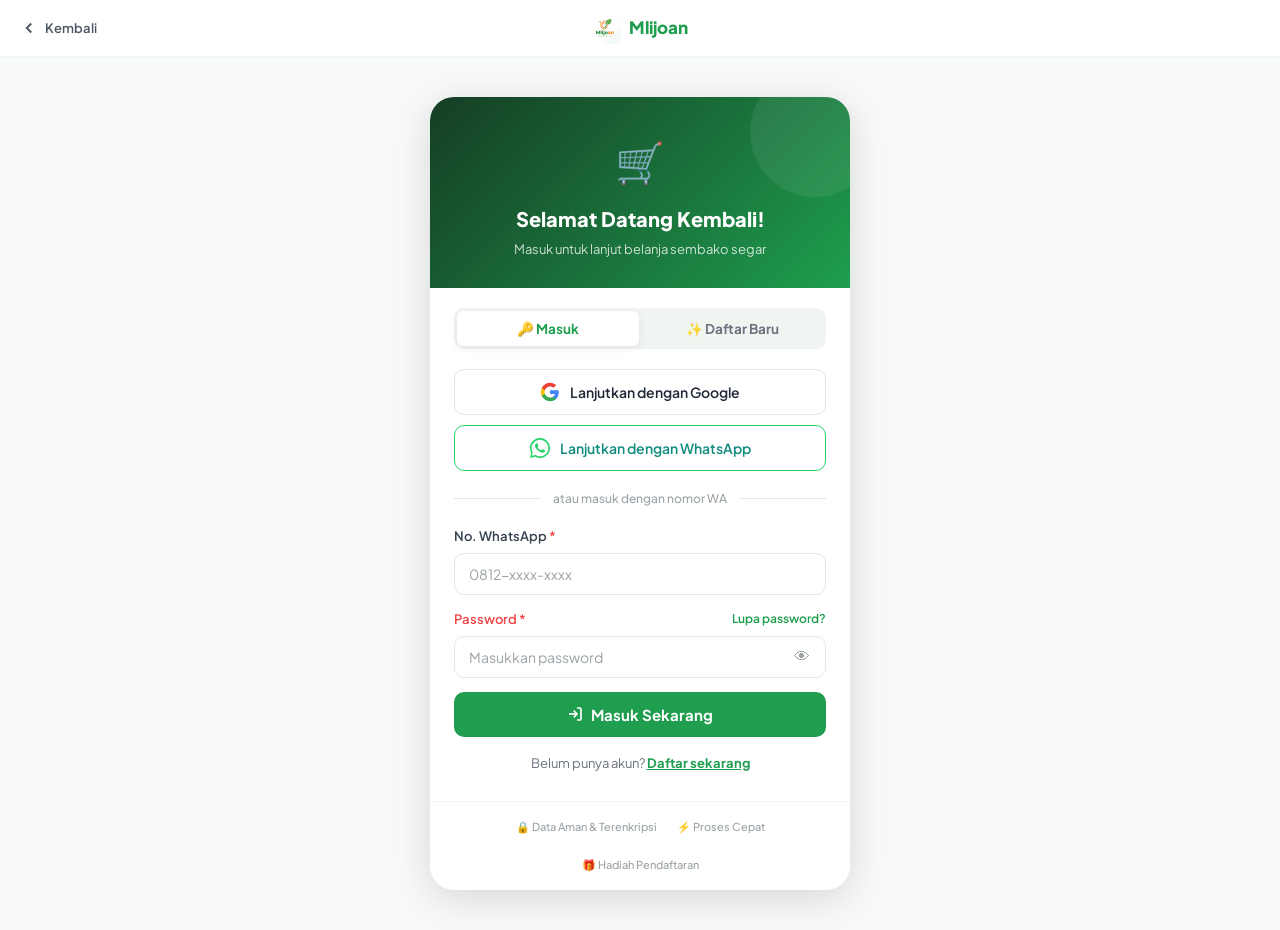
<file: auth.html>
<!DOCTYPE html>
<html lang="id">
<head>
  <meta charset="UTF-8">
  <meta name="viewport" content="width=device-width, initial-scale=1.0, maximum-scale=1.0">
  <title>Login / Daftar — Mlijoan</title>
  <meta name="description" content="Masuk atau daftar akun Mlijoan untuk belanja sembako dan pangan segar.">
  <meta name="robots" content="noindex">
  <link rel="icon" href="images/logo.png" type="image/png">
  <link rel="preconnect" href="https://fonts.googleapis.com">
  <link rel="stylesheet" href="https://fonts.googleapis.com/css2?family=Plus+Jakarta+Sans:wght@400;500;600;700;800;900&display=swap">
  <style>
    *, *::before, *::after { box-sizing: border-box; margin: 0; padding: 0; }
    :root {
      --primary:      #1E9E4E;
      --primary-dark: #166B36;
      --primary-light:#2ECC70;
      --primary-50:   #F0FFF4;
      --secondary:    #FF6B35;
      --accent:       #F7C948;
      --gray-50:      #F8FAF9;
      --gray-100:     #F1F5F2;
      --gray-200:     #E2E8E4;
      --gray-400:     #9CA3A7;
      --gray-500:     #6B7280;
      --gray-600:     #4B5563;
      --gray-800:     #1F2937;
      --gray-900:     #111827;
      --red:          #EF4444;
      --radius-sm:    6px;
      --radius-md:    10px;
      --radius-lg:    14px;
      --radius-xl:    20px;
      --shadow-md:    0 4px 20px rgba(0,0,0,0.10);
      --shadow-lg:    0 8px 40px rgba(0,0,0,0.14);
      --transition:   all 0.2s ease;
    }
    html { height: 100%; }
    body {
      font-family: 'Plus Jakarta Sans', -apple-system, sans-serif;
      background: var(--gray-50);
      min-height: 100%;
      color: var(--gray-800);
      line-height: 1.6;
    }
    a { text-decoration: none; color: inherit; }

    /* ── Layout ── */
    .auth-page {
      min-height: 100vh;
      display: flex;
      flex-direction: column;
    }

    /* ── Top Back Bar ── */
    .auth-topbar {
      background: white;
      border-bottom: 1px solid var(--gray-100);
      padding: 12px 20px;
      display: flex;
      align-items: center;
      justify-content: space-between;
      position: sticky;
      top: 0;
      z-index: 100;
    }
    .auth-back {
      display: flex;
      align-items: center;
      gap: 7px;
      font-size: 13px;
      font-weight: 600;
      color: var(--gray-600);
      cursor: pointer;
      transition: color 0.15s;
    }
    .auth-back:hover { color: var(--primary); }
    .auth-logo {
      display: flex;
      align-items: center;
      gap: 8px;
    }
    .auth-logo img { width: 32px; height: 32px; border-radius: 8px; }
    .auth-logo-name { font-size: 17px; font-weight: 800; color: var(--primary); }

    /* ── Auth Card ── */
    .auth-container {
      flex: 1;
      display: flex;
      align-items: flex-start;
      justify-content: center;
      padding: 24px 16px 40px;
    }
    .auth-card {
      background: white;
      border-radius: var(--radius-xl);
      box-shadow: var(--shadow-lg);
      width: 100%;
      max-width: 420px;
      overflow: hidden;
    }

    /* ── Brand Header inside card ── */
    .auth-brand {
      background: linear-gradient(135deg, #153d24, var(--primary));
      padding: 28px 28px 24px;
      text-align: center;
      position: relative;
      overflow: hidden;
    }
    .auth-brand::before {
      content: '';
      position: absolute;
      top: -30px; right: -30px;
      width: 130px; height: 130px;
      background: rgba(255,255,255,0.07);
      border-radius: 50%;
    }
    .auth-brand-emoji { font-size: 40px; margin-bottom: 10px; }
    .auth-brand h2 { font-size: 20px; font-weight: 800; color: white; margin-bottom: 4px; }
    .auth-brand p  { font-size: 13px; color: rgba(255,255,255,0.78); }

    /* ── Tab Toggle ── */
    .auth-tabs {
      display: flex;
      background: var(--gray-100);
      margin: 20px 24px 0;
      border-radius: var(--radius-md);
      padding: 3px;
      gap: 2px;
    }
    .auth-tab {
      flex: 1;
      padding: 9px;
      text-align: center;
      font-size: 13.5px;
      font-weight: 700;
      color: var(--gray-500);
      cursor: pointer;
      border-radius: var(--radius-sm);
      transition: var(--transition);
      border: none;
      background: none;
      font-family: inherit;
    }
    .auth-tab.active {
      background: white;
      color: var(--primary);
      box-shadow: 0 2px 8px rgba(0,0,0,0.08);
    }

    /* ── Form Body ── */
    .auth-body { padding: 20px 24px 28px; }

    /* ── Social Auth ── */
    .social-auth { display: flex; flex-direction: column; gap: 10px; margin-bottom: 18px; }
    .social-btn {
      display: flex;
      align-items: center;
      justify-content: center;
      gap: 10px;
      padding: 12px;
      border-radius: var(--radius-md);
      font-size: 14px;
      font-weight: 600;
      cursor: pointer;
      border: 1.5px solid var(--gray-200);
      background: white;
      transition: var(--transition);
      font-family: inherit;
      width: 100%;
    }
    .social-btn:hover { border-color: var(--gray-300); background: var(--gray-50); transform: translateY(-1px); box-shadow: var(--shadow-md); }
    .social-btn-icon { width: 20px; height: 20px; flex-shrink: 0; }
    .social-google { color: var(--gray-800); }
    .social-wa     { color: #128C7E; border-color: #25D366; }
    .social-wa:hover { background: #f0fff8; border-color: #25D366; }

    .auth-divider {
      display: flex;
      align-items: center;
      gap: 12px;
      margin-bottom: 18px;
      color: var(--gray-400);
      font-size: 12px;
      font-weight: 500;
    }
    .auth-divider::before,
    .auth-divider::after { content:''; flex:1; height:1px; background:var(--gray-200); }

    /* ── Form Fields ── */
    .form-group { margin-bottom: 14px; }
    .form-label {
      display: block;
      font-size: 13px;
      font-weight: 600;
      color: var(--gray-700, #374151);
      margin-bottom: 6px;
    }
    .form-label span { color: var(--red); }
    .form-input {
      width: 100%;
      padding: 11px 14px;
      border: 1.5px solid var(--gray-200);
      border-radius: var(--radius-md);
      font-size: 14px;
      font-family: inherit;
      color: var(--gray-800);
      background: white;
      transition: var(--transition);
      outline: none;
    }
    .form-input:focus {
      border-color: var(--primary);
      box-shadow: 0 0 0 3px rgba(30,158,78,0.12);
    }
    .form-input.error { border-color: var(--red); box-shadow: 0 0 0 3px rgba(239,68,68,0.1); }
    .form-input::placeholder { color: var(--gray-400); }
    .form-hint { font-size: 11px; color: var(--gray-400); margin-top: 5px; }
    .form-error { font-size: 11px; color: var(--red); margin-top: 5px; display: none; }
    .form-input-wrap { position: relative; }
    .pw-toggle {
      position: absolute;
      right: 12px;
      top: 50%;
      transform: translateY(-50%);
      cursor: pointer;
      color: var(--gray-400);
      font-size: 16px;
      line-height: 1;
      background: none;
      border: none;
      padding: 4px;
      transition: color 0.15s;
    }
    .pw-toggle:hover { color: var(--gray-600); }
    .form-input.has-pw { padding-right: 44px; }

    /* ── Submit Button ── */
    .submit-btn {
      width: 100%;
      padding: 13px;
      background: var(--primary);
      color: white;
      border: none;
      border-radius: var(--radius-md);
      font-size: 15px;
      font-weight: 700;
      cursor: pointer;
      transition: var(--transition);
      font-family: inherit;
      display: flex;
      align-items: center;
      justify-content: center;
      gap: 8px;
      margin-top: 6px;
    }
    .submit-btn:hover { background: var(--primary-dark); transform: translateY(-1px); box-shadow: 0 4px 16px rgba(30,158,78,0.3); }
    .submit-btn:active { transform: translateY(0); }
    .submit-btn.loading { pointer-events: none; opacity: 0.8; }
    .spinner {
      width: 16px; height: 16px;
      border: 2.5px solid rgba(255,255,255,0.4);
      border-top-color: white;
      border-radius: 50%;
      animation: spin 0.7s linear infinite;
    }
    @keyframes spin { to { transform: rotate(360deg); } }

    /* ── Footer Links ── */
    .auth-switch {
      text-align: center;
      font-size: 13px;
      color: var(--gray-500);
      margin-top: 16px;
    }
    .auth-switch a, .auth-switch button {
      color: var(--primary);
      font-weight: 700;
      cursor: pointer;
      border: none;
      background: none;
      font-family: inherit;
      font-size: inherit;
      transition: color 0.15s;
      text-decoration: underline;
    }
    .auth-switch a:hover, .auth-switch button:hover { color: var(--primary-dark); }
    .auth-tos {
      font-size: 11px;
      color: var(--gray-400);
      text-align: center;
      margin-top: 14px;
      line-height: 1.6;
    }
    .auth-tos a { color: var(--primary); }

    /* ── Alert Messages ── */
    .auth-alert {
      display: none;
      align-items: flex-start;
      gap: 8px;
      padding: 12px 14px;
      border-radius: var(--radius-md);
      font-size: 13px;
      margin-bottom: 16px;
      font-weight: 500;
    }
    .auth-alert.show { display: flex; }
    .auth-alert.success { background: var(--primary-50); color: var(--primary-dark); border: 1px solid #A7F3D0; }
    .auth-alert.error   { background: #FFF5F5; color: #C53030; border: 1px solid #FED7D7; }

    /* ── Address textarea ── */
    .form-textarea {
      resize: vertical;
      min-height: 72px;
    }

    /* ── Profile Steps (Register) ── */
    .step-indicator {
      display: flex;
      gap: 6px;
      margin-bottom: 20px;
    }
    .step-dot {
      flex: 1;
      height: 4px;
      background: var(--gray-200);
      border-radius: 2px;
      transition: background 0.3s;
    }
    .step-dot.active  { background: var(--primary); }
    .step-dot.done    { background: var(--primary-light); }

    /* ── Floating trust ── */
    .auth-trust {
      display: flex;
      justify-content: center;
      gap: 20px;
      padding: 16px 24px;
      border-top: 1px solid var(--gray-100);
      flex-wrap: wrap;
    }
    .auth-trust-item {
      display: flex;
      align-items: center;
      gap: 5px;
      font-size: 11px;
      color: var(--gray-400);
      font-weight: 500;
    }

    /* ── Desktop ── */
    @media (min-width: 640px) {
      .auth-container { padding-top: 40px; }
      .auth-brand { padding: 32px 32px 28px; }
      .auth-card  { box-shadow: var(--shadow-lg); border-radius: 24px; }
    }
  </style>
</head>
<body>

<div class="auth-page">

  <!-- Top Bar -->
  <div class="auth-topbar">
    <div class="auth-back" onclick="history.back()">
      <svg width="18" height="18" viewBox="0 0 24 24" fill="none" stroke="currentColor" stroke-width="2.5"><polyline points="15 18 9 12 15 6"/></svg>
      Kembali
    </div>
    <a href="landing.html" class="auth-logo">
      <img src="images/logo.png" alt="Mlijoan">
      <div class="auth-logo-name">Mlijoan</div>
    </a>
    <div style="width:80px"></div>
  </div>

  <!-- Auth Container -->
  <div class="auth-container">
    <div class="auth-card">

      <!-- Brand Header -->
      <div class="auth-brand" id="auth-brand">
        <div class="auth-brand-emoji">🛒</div>
        <h2 id="brand-title">Selamat Datang Kembali!</h2>
        <p id="brand-sub">Masuk untuk lanjut belanja sembako segar</p>
      </div>

      <!-- Tab Switch -->
      <div class="auth-tabs">
        <button class="auth-tab active" id="tab-login" onclick="switchTab('login')">🔑 Masuk</button>
        <button class="auth-tab" id="tab-register" onclick="switchTab('register')">✨ Daftar Baru</button>
      </div>

      <div class="auth-body">

        <!-- Alert -->
        <div class="auth-alert" id="auth-alert"></div>

        <!-- ════ LOGIN FORM ════ -->
        <div id="form-login">
          <!-- Social Auth -->
          <div class="social-auth">
            <button class="social-btn social-google" onclick="loginWithGoogle()">
              <svg class="social-btn-icon" viewBox="0 0 24 24"><path d="M22.56 12.25c0-.78-.07-1.53-.2-2.25H12v4.26h5.92c-.26 1.37-1.04 2.53-2.21 3.31v2.77h3.57c2.08-1.92 3.28-4.74 3.28-8.09z" fill="#4285F4"/><path d="M12 23c2.97 0 5.46-.98 7.28-2.66l-3.57-2.77c-.98.66-2.23 1.06-3.71 1.06-2.86 0-5.29-1.93-6.16-4.53H2.18v2.84C3.99 20.53 7.7 23 12 23z" fill="#34A853"/><path d="M5.84 14.09c-.22-.66-.35-1.36-.35-2.09s.13-1.43.35-2.09V7.07H2.18C1.43 8.55 1 10.22 1 12s.43 3.45 1.18 4.93l2.85-2.22.81-.62z" fill="#FBBC05"/><path d="M12 5.38c1.62 0 3.06.56 4.21 1.64l3.15-3.15C17.45 2.09 14.97 1 12 1 7.7 1 3.99 3.47 2.18 7.07l3.66 2.84c.87-2.6 3.3-4.53 6.16-4.53z" fill="#EA4335"/></svg>
              Lanjutkan dengan Google
            </button>
            <button class="social-btn social-wa" onclick="loginWithWA()">
              <svg class="social-btn-icon" viewBox="0 0 24 24" fill="#25D366"><path d="M17.472 14.382c-.297-.149-1.758-.867-2.03-.967-.273-.099-.471-.148-.67.15-.197.297-.767.966-.94 1.164-.173.199-.347.223-.644.075-.297-.15-1.255-.463-2.39-1.475-.883-.788-1.48-1.761-1.653-2.059-.173-.297-.018-.458.13-.606.134-.133.298-.347.446-.52.149-.174.198-.298.298-.497.099-.198.05-.371-.025-.52-.075-.149-.669-1.612-.916-2.207-.242-.579-.487-.5-.669-.51-.173-.008-.371-.01-.57-.01-.198 0-.52.074-.792.372-.272.297-1.04 1.016-1.04 2.479 0 1.462 1.065 2.875 1.213 3.074.149.198 2.096 3.2 5.077 4.487.709.306 1.262.489 1.694.625.712.227 1.36.195 1.871.118.571-.085 1.758-.719 2.006-1.413.248-.694.248-1.289.173-1.413-.074-.124-.272-.198-.57-.347z"/><path d="M12 0C5.373 0 0 5.373 0 12c0 2.123.554 4.12 1.528 5.856L0 24l6.335-1.508A11.95 11.95 0 0012 24c6.627 0 12-5.373 12-12S18.627 0 12 0zm0 22c-1.946 0-3.764-.534-5.318-1.46l-.383-.227-3.962.943.945-3.86-.249-.396A9.944 9.944 0 012 12C2 6.477 6.477 2 12 2s10 4.477 10 10-4.477 10-10 10z"/></svg>
              Lanjutkan dengan WhatsApp
            </button>
          </div>

          <div class="auth-divider">atau masuk dengan nomor WA</div>

          <form id="login-form" onsubmit="handleLogin(event)" novalidate>
            <div class="form-group">
              <label class="form-label">No. WhatsApp <span>*</span></label>
              <div class="form-input-wrap">
                <input type="tel" id="login-phone" class="form-input" placeholder="0812-xxxx-xxxx" autocomplete="tel" required>
              </div>
              <div class="form-error" id="err-login-phone">Nomor WA tidak valid</div>
            </div>
            <div class="form-group">
              <label class="form-label" style="display:flex;justify-content:space-between">
                <span>Password <span>*</span></span>
                <a href="#" style="font-size:12px;font-weight:600;color:var(--primary)" onclick="showForgot()">Lupa password?</a>
              </label>
              <div class="form-input-wrap">
                <input type="password" id="login-pw" class="form-input has-pw" placeholder="Masukkan password" autocomplete="current-password" required>
                <button type="button" class="pw-toggle" onclick="togglePw('login-pw',this)">👁</button>
              </div>
              <div class="form-error" id="err-login-pw">Password salah</div>
            </div>
            <button type="submit" class="submit-btn" id="login-submit-btn">
              <svg width="16" height="16" viewBox="0 0 24 24" fill="none" stroke="currentColor" stroke-width="2.5"><path d="M15 3h4a2 2 0 012 2v14a2 2 0 01-2 2h-4"/><polyline points="10 17 15 12 10 7"/><line x1="15" y1="12" x2="3" y2="12"/></svg>
              Masuk Sekarang
            </button>
          </form>

          <div class="auth-switch">
            Belum punya akun? <button onclick="switchTab('register')">Daftar sekarang</button>
          </div>
        </div>

        <!-- ════ REGISTER FORM ════ -->
        <div id="form-register" style="display:none">
          <div class="step-indicator">
            <div class="step-dot active" id="step1"></div>
            <div class="step-dot" id="step2"></div>
            <div class="step-dot" id="step3"></div>
          </div>

          <!-- Social Register -->
          <div class="social-auth">
            <button class="social-btn social-google" onclick="loginWithGoogle()">
              <svg class="social-btn-icon" viewBox="0 0 24 24"><path d="M22.56 12.25c0-.78-.07-1.53-.2-2.25H12v4.26h5.92c-.26 1.37-1.04 2.53-2.21 3.31v2.77h3.57c2.08-1.92 3.28-4.74 3.28-8.09z" fill="#4285F4"/><path d="M12 23c2.97 0 5.46-.98 7.28-2.66l-3.57-2.77c-.98.66-2.23 1.06-3.71 1.06-2.86 0-5.29-1.93-6.16-4.53H2.18v2.84C3.99 20.53 7.7 23 12 23z" fill="#34A853"/><path d="M5.84 14.09c-.22-.66-.35-1.36-.35-2.09s.13-1.43.35-2.09V7.07H2.18C1.43 8.55 1 10.22 1 12s.43 3.45 1.18 4.93l2.85-2.22.81-.62z" fill="#FBBC05"/><path d="M12 5.38c1.62 0 3.06.56 4.21 1.64l3.15-3.15C17.45 2.09 14.97 1 12 1 7.7 1 3.99 3.47 2.18 7.07l3.66 2.84c.87-2.6 3.3-4.53 6.16-4.53z" fill="#EA4335"/></svg>
              Daftar dengan Google
            </button>
          </div>

          <div class="auth-divider">atau isi data diri</div>

          <form id="register-form" onsubmit="handleRegister(event)" novalidate>
            <div class="form-group">
              <label class="form-label">Nama Lengkap <span>*</span></label>
              <input type="text" id="reg-name" class="form-input" placeholder="Contoh: Siti Rahayu" autocomplete="name" required>
              <div class="form-error" id="err-reg-name">Nama minimal 3 karakter</div>
            </div>
            <div class="form-group">
              <label class="form-label">No. WhatsApp <span>*</span></label>
              <input type="tel" id="reg-phone" class="form-input" placeholder="0812-xxxx-xxxx" autocomplete="tel" required>
              <div class="form-hint">Digunakan untuk login & update pesanan via WA</div>
              <div class="form-error" id="err-reg-phone">Nomor WA tidak valid (contoh: 08121234567)</div>
            </div>
            <div class="form-group">
              <label class="form-label">Alamat Pengiriman <span>*</span></label>
              <textarea id="reg-address" class="form-input form-textarea" placeholder="Contoh: Jl. Cihampelas No. 12, RT 03/RW 05, Bandung" required></textarea>
              <div class="form-hint">Alamat lengkap termasuk nama jalan, nomor rumah, RT/RW</div>
              <div class="form-error" id="err-reg-address">Alamat minimal 15 karakter</div>
            </div>
            <div class="form-group">
              <label class="form-label">Password <span>*</span></label>
              <div class="form-input-wrap">
                <input type="password" id="reg-pw" class="form-input has-pw" placeholder="Minimal 6 karakter" autocomplete="new-password" required>
                <button type="button" class="pw-toggle" onclick="togglePw('reg-pw',this)">👁</button>
              </div>
              <div class="form-hint">Minimal 6 karakter</div>
              <div class="form-error" id="err-reg-pw">Password minimal 6 karakter</div>
            </div>

            <!-- Referral (optional) -->
            <div class="form-group">
              <label class="form-label" style="display:flex;align-items:center;gap:6px">
                Kode Referral <span style="font-size:10px;background:var(--primary-50);color:var(--primary);padding:2px 7px;border-radius:20px;font-weight:600">Opsional</span>
              </label>
              <input type="text" id="reg-ref" class="form-input" placeholder="Masukkan kode referral (jika ada)" style="text-transform:uppercase">
            </div>

            <button type="submit" class="submit-btn" id="reg-submit-btn">
              <svg width="16" height="16" viewBox="0 0 24 24" fill="none" stroke="currentColor" stroke-width="2.5"><path d="M16 21v-2a4 4 0 00-4-4H6a4 4 0 00-4 4v2"/><circle cx="9" cy="7" r="4"/><line x1="19" y1="8" x2="19" y2="14"/><line x1="22" y1="11" x2="16" y2="11"/></svg>
              Daftar Sekarang
            </button>
          </form>

          <div class="auth-switch">
            Sudah punya akun? <button onclick="switchTab('login')">Masuk di sini</button>
          </div>

          <p class="auth-tos">
            Dengan mendaftar, kamu menyetujui <a href="#">Syarat & Ketentuan</a> dan <a href="#">Kebijakan Privasi</a> Mlijoan.
          </p>
        </div>

      </div><!-- /auth-body -->

      <!-- Trust Footer -->
      <div class="auth-trust">
        <div class="auth-trust-item">🔒 Data Aman & Terenkripsi</div>
        <div class="auth-trust-item">⚡ Proses Cepat</div>
        <div class="auth-trust-item">🎁 Hadiah Pendaftaran</div>
      </div>

    </div><!-- /auth-card -->
  </div><!-- /auth-container -->

</div>

<script>
  /* ── URL Params ── */
  const params = new URLSearchParams(location.search);
  const redirectTarget = params.get('redirect') || 'dashboard';
  const initialTab = params.get('tab') || 'login';

  /* ── Init tab from URL ── */
  if (initialTab === 'register') switchTab('register');

  /* ── If already logged in, redirect ── */
  const stored = JSON.parse(localStorage.getItem('mlj_user') || 'null');
  if (stored) {
    // Already logged in → go straight to app (or specific page)
    const dest = ['cart','orders','favorite','account'].includes(redirectTarget)
      ? 'index.html#' + redirectTarget
      : 'index.html';
    window.location.replace(dest);
  }

  /* ── Tab Switch ── */
  function switchTab(tab) {
    const isLogin = tab === 'login';
    document.getElementById('tab-login').classList.toggle('active', isLogin);
    document.getElementById('tab-register').classList.toggle('active', !isLogin);
    document.getElementById('form-login').style.display    = isLogin ? '' : 'none';
    document.getElementById('form-register').style.display = isLogin ? 'none' : '';
    document.getElementById('brand-title').textContent = isLogin ? 'Selamat Datang Kembali!' : 'Buat Akun Baru';
    document.getElementById('brand-sub').textContent   = isLogin ? 'Masuk untuk lanjut belanja sembako segar' : 'Daftar gratis, belanja lebih mudah!';
    clearAlert();
  }

  /* ── Alert ── */
  function showAlert(msg, type='error') {
    const el = document.getElementById('auth-alert');
    el.textContent = (type==='success'?'✅ ':'❌ ') + msg;
    el.className = 'auth-alert show ' + type;
  }
  function clearAlert() {
    document.getElementById('auth-alert').className = 'auth-alert';
  }

  /* ── Password Toggle ── */
  function togglePw(id, btn) {
    const inp = document.getElementById(id);
    if (inp.type === 'password') { inp.type = 'text'; btn.textContent = '🙈'; }
    else { inp.type = 'password'; btn.textContent = '👁'; }
  }

  /* ── Phone Validation ── */
  function validatePhone(p) { return /^0[0-9]{9,12}$/.test(p.replace(/[\s\-]/g,'')); }

  /* ── Field Error ── */
  function setError(inputId, errId, show) {
    document.getElementById(inputId)?.classList.toggle('error', show);
    const err = document.getElementById(errId);
    if (err) err.style.display = show ? 'block' : 'none';
    return show;
  }

  /* ── Login Handler ── */
  function handleLogin(e) {
    e.preventDefault();
    clearAlert();
    const phone = document.getElementById('login-phone').value.trim();
    const pw    = document.getElementById('login-pw').value;
    let hasErr = false;
    if (!validatePhone(phone)) hasErr = setError('login-phone','err-login-phone',true) || hasErr;
    else setError('login-phone','err-login-phone',false);
    if (pw.length < 6) hasErr = setError('login-pw','err-login-pw',true) || hasErr;
    else setError('login-pw','err-login-pw',false);
    if (hasErr) return;

    /* Simulate login */
    const btn = document.getElementById('login-submit-btn');
    btn.innerHTML = '<div class="spinner"></div> Memverifikasi...';
    btn.classList.add('loading');

    setTimeout(() => {
      const user = { name: 'Pelanggan Mlijoan', phone, address: '', joined: new Date().toISOString() };
      localStorage.setItem('mlj_user', JSON.stringify(user));
      showAlert('Berhasil masuk! Mengalihkan...', 'success');
      setTimeout(() => {
        // Redirect back to the page they came from
        const dest = ['cart','orders','favorite','account'].includes(redirectTarget)
          ? 'index.html#' + redirectTarget
          : 'index.html';
        window.location.href = dest;
      }, 900);
    }, 1400);
  }

  /* ── Register Handler ── */
  function handleRegister(e) {
    e.preventDefault();
    clearAlert();
    const name    = document.getElementById('reg-name').value.trim();
    const phone   = document.getElementById('reg-phone').value.trim();
    const address = document.getElementById('reg-address').value.trim();
    const pw      = document.getElementById('reg-pw').value;
    let hasErr = false;

    if (name.length < 3)        hasErr = setError('reg-name',   'err-reg-name',    true) || hasErr;
    else setError('reg-name','err-reg-name',false);
    if (!validatePhone(phone))  hasErr = setError('reg-phone',  'err-reg-phone',   true) || hasErr;
    else setError('reg-phone','err-reg-phone',false);
    if (address.length < 15)    hasErr = setError('reg-address','err-reg-address', true) || hasErr;
    else setError('reg-address','err-reg-address',false);
    if (pw.length < 6)          hasErr = setError('reg-pw',     'err-reg-pw',      true) || hasErr;
    else setError('reg-pw','err-reg-pw',false);
    if (hasErr) return;

    /* Step indicator progress */
    document.getElementById('step1').className = 'step-dot done';
    document.getElementById('step2').className = 'step-dot active';

    const btn = document.getElementById('reg-submit-btn');
    btn.innerHTML = '<div class="spinner"></div> Mendaftarkan akun...';
    btn.classList.add('loading');

    setTimeout(() => {
      document.getElementById('step2').className = 'step-dot done';
      document.getElementById('step3').className = 'step-dot active';

      const user = {
        name, phone, address,
        joined: new Date().toISOString(),
        points: 500,
        promoCode: 'NEWUSER50'
      };
      localStorage.setItem('mlj_user', JSON.stringify(user));

      showAlert('Akun berhasil dibuat! Selamat datang di Mlijoan 🎉', 'success');
      setTimeout(() => {
        const dest = ['cart','orders','favorite','account'].includes(redirectTarget)
          ? 'index.html#' + redirectTarget
          : 'index.html';
        window.location.href = dest;
      }, 1200);
    }, 1800);
  }

  /* ── Google Login (Simulated) ── */
  function loginWithGoogle() {
    showAlert('Menghubungkan ke Google...', 'success');
    setTimeout(() => {
      const user = {
        name: 'Pengguna Google',
        phone: '',
        address: '',
        joined: new Date().toISOString(),
        loginMethod: 'google',
        avatar: '🟢',
        points: 500
      };
      localStorage.setItem('mlj_user', JSON.stringify(user));

      /* If phone/address empty, show complete profile */
      window.location.href = 'index.html';
    }, 1200);
  }

  /* ── WA Login ── */
  function loginWithWA() {
    switchTab('login');
    document.getElementById('login-phone').focus();
    showAlert('Masukkan nomor WhatsApp & password Anda', 'success');
  }

  /* ── Forgot Password ── */
  function showForgot() {
    showAlert('Link reset password akan dikirim ke nomor WA Anda. Hubungi CS: 0812-3456-7890', 'success');
  }
</script>
</body>
</html>
</file>
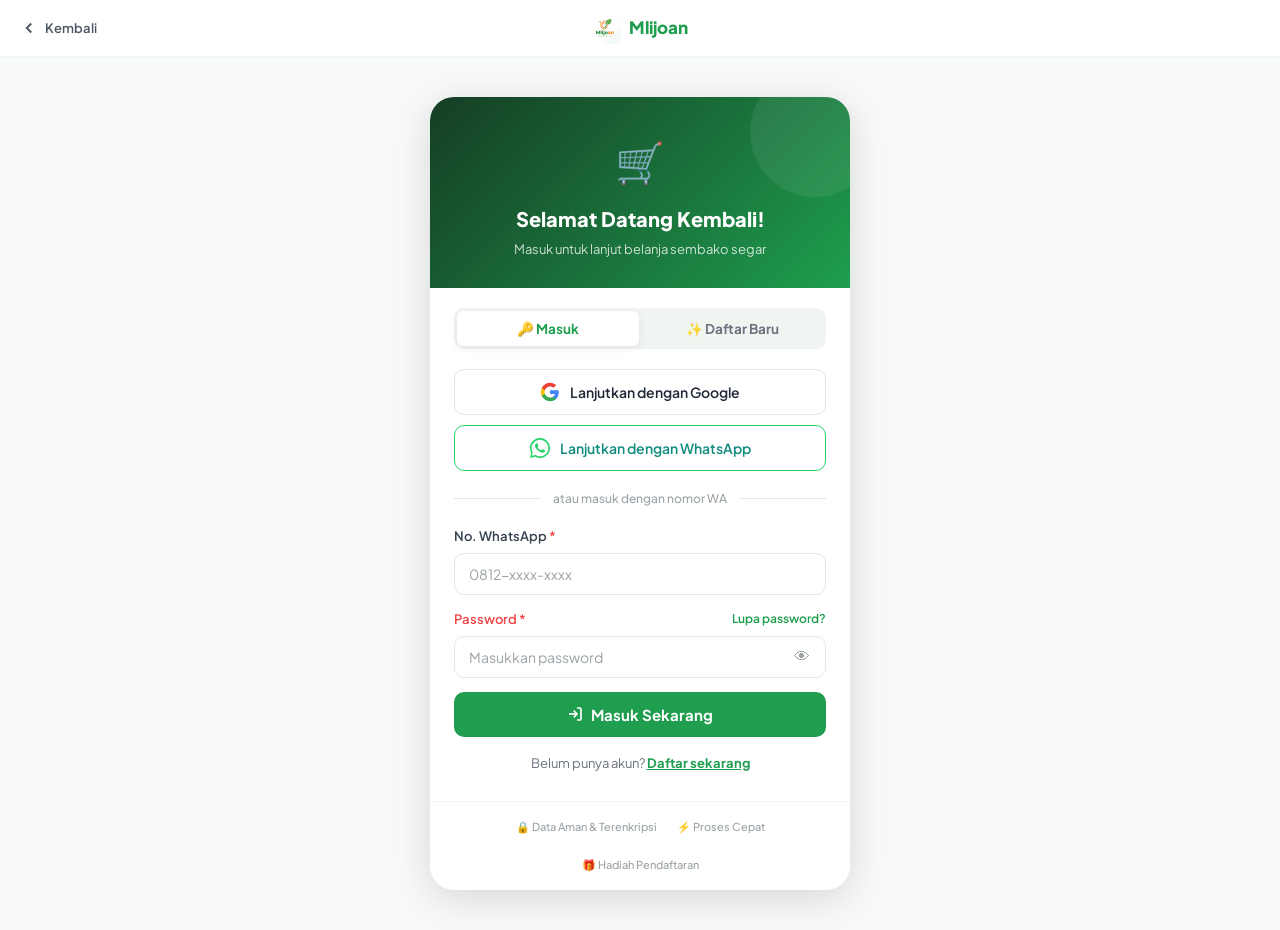
<file: dashboard.html>
<!DOCTYPE html>
<html lang="id">
<head>
  <meta charset="UTF-8">
  <meta name="viewport" content="width=device-width, initial-scale=1.0, maximum-scale=1.0">
  <title>Dashboard — Mlijoan</title>
  <meta name="robots" content="noindex">
  <link rel="icon" href="images/logo.png" type="image/png">
  <link rel="stylesheet" href="https://fonts.googleapis.com/css2?family=Plus+Jakarta+Sans:wght@400;500;600;700;800;900&display=swap">
  <style>
    *, *::before, *::after { box-sizing: border-box; margin: 0; padding: 0; }
    :root {
      --primary:      #1E9E4E;
      --primary-dark: #166B36;
      --primary-light:#2ECC70;
      --primary-50:   #F0FFF4;
      --primary-100:  #DCFCE7;
      --secondary:    #FF6B35;
      --accent:       #F7C948;
      --white:        #FFFFFF;
      --gray-50:      #F8FAF9;
      --gray-100:     #F1F5F2;
      --gray-200:     #E2E8E4;
      --gray-400:     #9CA3A7;
      --gray-500:     #6B7280;
      --gray-600:     #4B5563;
      --gray-700:     #374151;
      --gray-800:     #1F2937;
      --gray-900:     #111827;
      --red:          #EF4444;
      --orange:       #F97316;
      --blue:         #3B82F6;
      --radius-sm:    6px;
      --radius-md:    10px;
      --radius-lg:    14px;
      --radius-xl:    18px;
      --shadow-sm:    0 1px 4px rgba(0,0,0,0.07);
      --shadow-md:    0 4px 16px rgba(0,0,0,0.09);
      --shadow-lg:    0 8px 32px rgba(0,0,0,0.12);
      --transition:   all 0.2s ease;
      --nav-h:        64px;
    }
    html, body { height: 100%; }
    body {
      font-family: 'Plus Jakarta Sans', -apple-system, sans-serif;
      background: var(--gray-100);
      color: var(--gray-800);
      line-height: 1.6;
      padding-bottom: var(--nav-h);
    }
    a { text-decoration: none; color: inherit; }
    button { font-family: inherit; cursor: pointer; }
    img { max-width: 100%; display: block; }

    /* ════ HEADER ════ */
    .dash-header {
      background: white;
      padding: 12px 16px;
      display: flex;
      align-items: center;
      justify-content: space-between;
      position: sticky;
      top: 0;
      z-index: 100;
      border-bottom: 1px solid var(--gray-100);
      box-shadow: var(--shadow-sm);
    }
    .dash-logo {
      display: flex;
      align-items: center;
      gap: 8px;
    }
    .dash-logo img { width: 34px; height: 34px; border-radius: 9px; }
    .dash-logo-name { font-size: 17px; font-weight: 800; color: var(--primary); }
    .dash-header-right { display: flex; align-items: center; gap: 10px; }
    .dash-notif {
      position: relative;
      width: 36px; height: 36px;
      background: var(--gray-100);
      border-radius: 50%;
      display: flex;
      align-items: center;
      justify-content: center;
      cursor: pointer;
      border: none;
      transition: var(--transition);
    }
    .dash-notif:hover { background: var(--primary-50); }
    .dash-notif-dot {
      position: absolute;
      top: 7px; right: 7px;
      width: 8px; height: 8px;
      background: var(--red);
      border-radius: 50%;
      border: 1.5px solid white;
    }
    .dash-avatar {
      width: 36px; height: 36px;
      border-radius: 50%;
      background: linear-gradient(135deg, var(--primary), var(--primary-light));
      display: flex;
      align-items: center;
      justify-content: center;
      font-size: 16px;
      color: white;
      font-weight: 700;
      cursor: pointer;
      flex-shrink: 0;
    }

    /* ════ PAGE SECTIONS ════ */
    .page { display: none; }
    .page.active { display: block; }

    /* ════ WELCOME CARD ════ */
    .welcome-card {
      background: linear-gradient(135deg, var(--primary-dark), var(--primary));
      border-radius: var(--radius-xl);
      padding: 20px;
      margin: 14px 16px;
      position: relative;
      overflow: hidden;
      color: white;
    }
    .welcome-card::before {
      content: '';
      position: absolute;
      top: -30px; right: -30px;
      width: 140px; height: 140px;
      background: rgba(255,255,255,0.07);
      border-radius: 50%;
    }
    .welcome-card::after {
      content: '';
      position: absolute;
      bottom: -40px; right: 40px;
      width: 120px; height: 120px;
      background: rgba(255,255,255,0.05);
      border-radius: 50%;
    }
    .welcome-greeting { font-size: 13px; color: rgba(255,255,255,0.78); margin-bottom: 2px; }
    .welcome-name     { font-size: 20px; font-weight: 800; margin-bottom: 4px; }
    .welcome-meta     { font-size: 12px; color: rgba(255,255,255,0.65); margin-bottom: 16px; }
    .welcome-points {
      display: inline-flex;
      align-items: center;
      gap: 7px;
      background: rgba(255,255,255,0.18);
      padding: 8px 14px;
      border-radius: 30px;
      font-size: 13px;
      font-weight: 600;
      border: 1px solid rgba(255,255,255,0.25);
    }
    .welcome-points strong { font-size: 16px; font-weight: 800; color: var(--accent); }

    /* ════ PROMO WELCOME BANNER ════ */
    .promo-welcome {
      margin: 0 16px 14px;
      background: linear-gradient(135deg, #fffbeb, #fef3c7);
      border: 1.5px solid var(--accent);
      border-radius: var(--radius-lg);
      padding: 14px 16px;
      display: flex;
      align-items: center;
      gap: 12px;
    }
    .promo-welcome-icon { font-size: 28px; flex-shrink: 0; }
    .promo-welcome h4   { font-size: 14px; font-weight: 700; color: var(--gray-800); margin-bottom: 2px; }
    .promo-welcome p    { font-size: 12px; color: var(--gray-600); }
    .promo-welcome-code {
      margin-left: auto;
      background: var(--accent);
      color: var(--gray-900);
      padding: 6px 12px;
      border-radius: var(--radius-sm);
      font-size: 12px;
      font-weight: 800;
      letter-spacing: 0.5px;
      white-space: nowrap;
      flex-shrink: 0;
      cursor: pointer;
      border: none;
      transition: var(--transition);
    }
    .promo-welcome-code:hover { transform: scale(1.05); }

    /* ════ QUICK STATS ════ */
    .stats-grid {
      display: grid;
      grid-template-columns: repeat(3, 1fr);
      gap: 10px;
      padding: 0 16px;
      margin-bottom: 14px;
    }
    .stat-card {
      background: white;
      border-radius: var(--radius-lg);
      padding: 14px 12px;
      text-align: center;
      border: 1.5px solid var(--gray-100);
      cursor: pointer;
      transition: var(--transition);
    }
    .stat-card:hover { border-color: var(--primary-light); transform: translateY(-2px); box-shadow: var(--shadow-md); }
    .stat-icon  { font-size: 22px; margin-bottom: 6px; }
    .stat-num   { font-size: 20px; font-weight: 800; color: var(--gray-900); line-height: 1; }
    .stat-label { font-size: 10.5px; color: var(--gray-400); font-weight: 500; margin-top: 3px; }

    /* ════ SECTION HEADER ════ */
    .sect-header {
      display: flex;
      align-items: center;
      justify-content: space-between;
      padding: 0 16px;
      margin-bottom: 12px;
    }
    .sect-title { font-size: 15px; font-weight: 800; color: var(--gray-900); }
    .sect-link  { font-size: 12px; font-weight: 700; color: var(--primary); }

    /* ════ QUICK ACTIONS ════ */
    .quick-actions {
      display: grid;
      grid-template-columns: repeat(4, 1fr);
      gap: 10px;
      padding: 0 16px;
      margin-bottom: 20px;
    }
    .qa-item {
      display: flex;
      flex-direction: column;
      align-items: center;
      gap: 8px;
      padding: 14px 8px;
      background: white;
      border-radius: var(--radius-lg);
      border: 1.5px solid var(--gray-100);
      cursor: pointer;
      transition: var(--transition);
      text-align: center;
    }
    .qa-item:hover { border-color: var(--primary); background: var(--primary-50); }
    .qa-icon  { font-size: 22px; }
    .qa-label { font-size: 10.5px; font-weight: 600; color: var(--gray-600); }

    /* ════ ORDER CARD ════ */
    .order-card {
      background: white;
      border-radius: var(--radius-lg);
      border: 1.5px solid var(--gray-100);
      margin: 0 16px 10px;
      overflow: hidden;
      transition: var(--transition);
    }
    .order-card:hover { border-color: var(--primary-light); box-shadow: var(--shadow-sm); }
    .order-card-head {
      padding: 14px 16px 10px;
      display: flex;
      align-items: center;
      justify-content: space-between;
      border-bottom: 1px solid var(--gray-100);
    }
    .order-id    { font-size: 12px; font-weight: 700; color: var(--gray-800); }
    .order-date  { font-size: 11px; color: var(--gray-400); margin-top: 2px; }
    .order-badge {
      padding: 3px 10px;
      border-radius: 20px;
      font-size: 10.5px;
      font-weight: 700;
    }
    .badge-pending    { background: #FFF7ED; color: var(--orange); }
    .badge-processing { background: #EFF6FF; color: var(--blue); }
    .badge-delivery   { background: var(--primary-50); color: var(--primary); }
    .badge-completed  { background: #F0FFF4; color: var(--primary-dark); }
    .badge-cancelled  { background: #FFF5F5; color: var(--red); }
    .order-card-body  { padding: 12px 16px; }
    .order-item-preview {
      display: flex;
      align-items: center;
      gap: 10px;
      margin-bottom: 8px;
    }
    .order-item-img {
      width: 44px; height: 44px;
      border-radius: 8px;
      object-fit: cover;
      background: var(--gray-100);
      flex-shrink: 0;
    }
    .order-item-name  { font-size: 13px; font-weight: 600; color: var(--gray-800); }
    .order-item-meta  { font-size: 11px; color: var(--gray-400); }
    .order-card-foot {
      display: flex;
      align-items: center;
      justify-content: space-between;
      padding: 10px 16px 14px;
    }
    .order-total-label { font-size: 11px; color: var(--gray-400); }
    .order-total-val   { font-size: 15px; font-weight: 800; color: var(--primary); }
    .order-action-btn {
      padding: 7px 14px;
      border-radius: var(--radius-md);
      font-size: 12px;
      font-weight: 700;
      cursor: pointer;
      border: none;
      transition: var(--transition);
    }
    .btn-green   { background: var(--primary); color: white; }
    .btn-green:hover { background: var(--primary-dark); }
    .btn-outline { background: transparent; border: 1.5px solid var(--gray-200); color: var(--gray-600); }
    .btn-outline:hover { border-color: var(--primary); color: var(--primary); }
    .btn-orange  { background: var(--secondary); color: white; }
    .btn-orange:hover { background: #E55A27; }

    /* ════ CART PAGE ════ */
    .cart-empty {
      text-align: center;
      padding: 60px 24px;
    }
    .cart-empty-icon  { font-size: 64px; margin-bottom: 16px; }
    .cart-empty h3    { font-size: 18px; font-weight: 700; margin-bottom: 8px; }
    .cart-empty p     { font-size: 13px; color: var(--gray-400); margin-bottom: 24px; }
    .cart-item {
      background: white;
      margin: 0 16px 10px;
      border-radius: var(--radius-lg);
      border: 1.5px solid var(--gray-100);
      padding: 14px;
      display: flex;
      gap: 12px;
      align-items: flex-start;
    }
    .cart-item-img {
      width: 72px; height: 72px;
      border-radius: 10px;
      object-fit: cover;
      background: var(--gray-100);
      flex-shrink: 0;
    }
    .cart-item-info { flex: 1; }
    .cart-item-name  { font-size: 13.5px; font-weight: 700; color: var(--gray-800); margin-bottom: 3px; }
    .cart-item-unit  { font-size: 11px; color: var(--gray-400); margin-bottom: 8px; }
    .cart-item-price { font-size: 14px; font-weight: 800; color: var(--primary); }
    .cart-qty {
      display: flex;
      align-items: center;
      gap: 8px;
      margin-top: 8px;
    }
    .qty-btn {
      width: 28px; height: 28px;
      border-radius: 50%;
      border: 1.5px solid var(--gray-200);
      background: white;
      font-size: 14px;
      font-weight: 700;
      display: flex;
      align-items: center;
      justify-content: center;
      cursor: pointer;
      transition: var(--transition);
      color: var(--gray-700);
    }
    .qty-btn:hover { border-color: var(--primary); color: var(--primary); }
    .qty-num { font-size: 14px; font-weight: 700; min-width: 24px; text-align: center; }
    .cart-del {
      padding: 6px;
      background: none;
      border: none;
      color: var(--gray-400);
      cursor: pointer;
      font-size: 18px;
      line-height: 1;
      transition: color 0.15s;
      flex-shrink: 0;
    }
    .cart-del:hover { color: var(--red); }

    /* Cart Summary */
    .cart-summary {
      background: white;
      margin: 0 16px;
      border-radius: var(--radius-lg);
      border: 1.5px solid var(--gray-100);
      padding: 16px;
    }
    .cart-sum-title { font-size: 14px; font-weight: 700; margin-bottom: 14px; }
    .cart-sum-row {
      display: flex;
      justify-content: space-between;
      font-size: 13px;
      margin-bottom: 8px;
      color: var(--gray-600);
    }
    .cart-sum-row.total {
      font-size: 15px;
      font-weight: 800;
      color: var(--gray-900);
      margin-top: 12px;
      padding-top: 12px;
      border-top: 1.5px dashed var(--gray-200);
    }
    .cart-sum-row.total span:last-child { color: var(--primary); }
    .promo-input-wrap {
      display: flex;
      gap: 8px;
      margin: 12px 0;
    }
    .promo-input {
      flex: 1;
      padding: 9px 12px;
      border: 1.5px solid var(--gray-200);
      border-radius: var(--radius-md);
      font-size: 13px;
      font-family: inherit;
      text-transform: uppercase;
      letter-spacing: 0.5px;
      outline: none;
    }
    .promo-input:focus { border-color: var(--primary); }
    .promo-apply {
      padding: 9px 14px;
      background: var(--gray-900);
      color: white;
      border: none;
      border-radius: var(--radius-md);
      font-size: 13px;
      font-weight: 700;
      cursor: pointer;
    }
    .checkout-btn {
      width: 100%;
      padding: 14px;
      background: var(--primary);
      color: white;
      border: none;
      border-radius: var(--radius-lg);
      font-size: 15px;
      font-weight: 700;
      cursor: pointer;
      margin-top: 14px;
      display: flex;
      align-items: center;
      justify-content: center;
      gap: 8px;
      transition: var(--transition);
      font-family: inherit;
    }
    .checkout-btn:hover { background: var(--primary-dark); }

    /* ════ CHECKOUT FORM ════ */
    .checkout-form {
      background: white;
      margin: 0 16px 14px;
      border-radius: var(--radius-lg);
      border: 1.5px solid var(--gray-100);
      padding: 18px;
    }
    .cf-title { font-size: 14px; font-weight: 700; margin-bottom: 14px; color: var(--gray-900); }
    .cf-field { margin-bottom: 12px; }
    .cf-label { font-size: 12px; font-weight: 600; color: var(--gray-600); margin-bottom: 5px; display: block; }
    .cf-input {
      width: 100%;
      padding: 10px 13px;
      border: 1.5px solid var(--gray-200);
      border-radius: var(--radius-md);
      font-size: 13px;
      font-family: inherit;
      outline: none;
      transition: var(--transition);
    }
    .cf-input:focus { border-color: var(--primary); }
    .schedule-grid {
      display: grid;
      grid-template-columns: repeat(3, 1fr);
      gap: 8px;
      margin-top: 4px;
    }
    .schedule-btn {
      padding: 9px 6px;
      border-radius: var(--radius-md);
      border: 1.5px solid var(--gray-200);
      background: white;
      font-size: 11.5px;
      font-weight: 600;
      cursor: pointer;
      text-align: center;
      transition: var(--transition);
      color: var(--gray-700);
    }
    .schedule-btn:hover,
    .schedule-btn.active { border-color: var(--primary); background: var(--primary-50); color: var(--primary); }
    .payment-opts {
      display: flex;
      flex-direction: column;
      gap: 8px;
      margin-top: 4px;
    }
    .payment-opt {
      display: flex;
      align-items: center;
      gap: 10px;
      padding: 11px 13px;
      border: 1.5px solid var(--gray-200);
      border-radius: var(--radius-md);
      cursor: pointer;
      transition: var(--transition);
      background: white;
      font-size: 13px;
      font-weight: 600;
      color: var(--gray-700);
    }
    .payment-opt:hover { border-color: var(--primary); }
    .payment-opt.active { border-color: var(--primary); background: var(--primary-50); color: var(--primary); }
    .payment-opt input[type=radio] { accent-color: var(--primary); }

    /* ════ PROFILE PAGE ════ */
    .profile-header {
      background: linear-gradient(135deg, var(--primary-dark), var(--primary));
      padding: 24px 16px 32px;
      margin-bottom: -20px;
    }
    .profile-avatar-wrap {
      text-align: center;
      margin-bottom: 12px;
    }
    .profile-avatar {
      width: 72px; height: 72px;
      border-radius: 50%;
      background: rgba(255,255,255,0.2);
      display: flex;
      align-items: center;
      justify-content: center;
      font-size: 32px;
      margin: 0 auto 10px;
      border: 3px solid rgba(255,255,255,0.4);
    }
    .profile-name { font-size: 18px; font-weight: 800; color: white; text-align: center; }
    .profile-phone { font-size: 13px; color: rgba(255,255,255,0.75); text-align: center; margin-top: 2px; }
    .profile-card {
      background: white;
      border-radius: var(--radius-xl);
      margin: 0 16px 14px;
      border: 1.5px solid var(--gray-100);
      overflow: hidden;
    }
    .profile-section-title {
      font-size: 11px;
      font-weight: 700;
      color: var(--gray-400);
      text-transform: uppercase;
      letter-spacing: 0.5px;
      padding: 14px 16px 8px;
    }
    .profile-menu-item {
      display: flex;
      align-items: center;
      gap: 12px;
      padding: 13px 16px;
      border-top: 1px solid var(--gray-100);
      cursor: pointer;
      transition: background 0.15s;
    }
    .profile-menu-item:hover { background: var(--gray-50); }
    .pmi-icon { font-size: 20px; width: 28px; text-align: center; flex-shrink: 0; }
    .pmi-label { font-size: 13.5px; font-weight: 600; color: var(--gray-800); flex: 1; }
    .pmi-value { font-size: 12px; color: var(--gray-400); }
    .pmi-arrow { font-size: 14px; color: var(--gray-300); }
    .logout-btn {
      width: calc(100% - 32px);
      margin: 0 16px 20px;
      padding: 13px;
      background: #FFF5F5;
      color: var(--red);
      border: 1.5px solid #FED7D7;
      border-radius: var(--radius-lg);
      font-size: 14px;
      font-weight: 700;
      cursor: pointer;
      transition: var(--transition);
      font-family: inherit;
    }
    .logout-btn:hover { background: #FED7D7; }

    /* ════ BOTTOM NAV ════ */
    .bottom-nav {
      position: fixed;
      bottom: 0; left: 0; right: 0;
      background: white;
      border-top: 1px solid var(--gray-100);
      display: flex;
      z-index: 200;
      box-shadow: 0 -4px 20px rgba(0,0,0,0.07);
      height: var(--nav-h);
    }
    .bnav-item {
      flex: 1;
      display: flex;
      flex-direction: column;
      align-items: center;
      justify-content: center;
      gap: 3px;
      cursor: pointer;
      transition: var(--transition);
      padding: 8px 4px;
      border: none;
      background: none;
      position: relative;
      font-family: inherit;
    }
    .bnav-item:hover { background: var(--gray-50); }
    .bnav-item.active { color: var(--primary); }
    .bnav-icon { font-size: 21px; }
    .bnav-label { font-size: 10px; font-weight: 600; color: var(--gray-500); transition: color 0.15s; }
    .bnav-item.active .bnav-label { color: var(--primary); }
    .bnav-indicator {
      position: absolute;
      top: 0; left: 50%;
      transform: translateX(-50%);
      width: 28px; height: 3px;
      background: var(--primary);
      border-radius: 0 0 3px 3px;
      opacity: 0;
      transition: opacity 0.2s;
    }
    .bnav-item.active .bnav-indicator { opacity: 1; }
    .bnav-badge {
      position: absolute;
      top: 7px; right: calc(50% - 18px);
      background: var(--red);
      color: white;
      font-size: 9px;
      font-weight: 800;
      min-width: 15px;
      height: 15px;
      border-radius: 8px;
      display: flex;
      align-items: center;
      justify-content: center;
      padding: 0 3px;
    }

    /* ════ PRODUCT ROW (Dashboard) ════ */
    .product-scroll {
      display: flex;
      gap: 10px;
      overflow-x: auto;
      padding: 0 16px 4px;
      scrollbar-width: none;
    }
    .product-scroll::-webkit-scrollbar { display: none; }
    .dash-product-card {
      background: white;
      border-radius: var(--radius-lg);
      border: 1.5px solid var(--gray-100);
      overflow: hidden;
      width: 150px;
      flex-shrink: 0;
      cursor: pointer;
      transition: var(--transition);
    }
    .dash-product-card:hover { border-color: var(--primary-light); box-shadow: var(--shadow-md); transform: translateY(-2px); }
    .dp-img { width: 100%; height: 110px; object-fit: cover; background: var(--gray-100); }
    .dp-body { padding: 10px; }
    .dp-name  { font-size: 12px; font-weight: 700; color: var(--gray-800); margin-bottom: 4px; display:-webkit-box;-webkit-line-clamp:2;-webkit-box-orient:vertical;overflow:hidden; }
    .dp-price { font-size: 13px; font-weight: 800; color: var(--primary); margin-bottom: 8px; }
    .dp-btn {
      width: 100%;
      padding: 6px;
      background: var(--primary);
      color: white;
      border: none;
      border-radius: var(--radius-sm);
      font-size: 11px;
      font-weight: 700;
      cursor: pointer;
    }
    .dp-btn:hover { background: var(--primary-dark); }

    /* ════ EMPTY STATES ════ */
    .empty-state {
      text-align: center;
      padding: 48px 24px;
      color: var(--gray-400);
    }
    .empty-state .icon { font-size: 56px; margin-bottom: 14px; }
    .empty-state h3 { font-size: 16px; font-weight: 700; color: var(--gray-700); margin-bottom: 6px; }
    .empty-state p  { font-size: 13px; line-height: 1.6; }

    /* ════ TOAST ════ */
    .toast-msg {
      position: fixed;
      bottom: 78px;
      left: 50%;
      transform: translateX(-50%) translateY(20px);
      background: var(--gray-900);
      color: white;
      padding: 10px 18px;
      border-radius: var(--radius-lg);
      font-size: 13px;
      font-weight: 600;
      z-index: 999;
      box-shadow: var(--shadow-lg);
      opacity: 0;
      transition: all 0.3s ease;
      white-space: nowrap;
      max-width: calc(100vw - 32px);
    }
    .toast-msg.show { opacity: 1; transform: translateX(-50%) translateY(0); }

    /* ════ SUCCESS MODAL (after order) ════ */
    .modal-overlay {
      position: fixed;
      inset: 0;
      background: rgba(0,0,0,0.5);
      display: none;
      align-items: flex-end;
      z-index: 900;
    }
    .modal-overlay.open { display: flex; }
    .modal-sheet {
      background: white;
      border-radius: var(--radius-xl) var(--radius-xl) 0 0;
      width: 100%;
      padding: 28px 24px 40px;
      text-align: center;
      animation: slideUp 0.3s ease;
    }
    @keyframes slideUp { from { transform: translateY(100%); } to { transform: translateY(0); } }
    .modal-success-icon { font-size: 60px; margin-bottom: 16px; }
    .modal-success h3   { font-size: 20px; font-weight: 800; color: var(--gray-900); margin-bottom: 8px; }
    .modal-success p    { font-size: 13px; color: var(--gray-500); line-height: 1.7; margin-bottom: 24px; }
    .modal-success .modal-btns { display: flex; flex-direction: column; gap: 10px; }
    .modal-primary-btn {
      padding: 13px;
      background: var(--primary);
      color: white;
      border: none;
      border-radius: var(--radius-lg);
      font-size: 14px;
      font-weight: 700;
      cursor: pointer;
    }
    .modal-secondary-btn {
      padding: 11px;
      background: var(--gray-100);
      color: var(--gray-700);
      border: none;
      border-radius: var(--radius-lg);
      font-size: 13px;
      font-weight: 600;
      cursor: pointer;
    }

    @media (min-width: 640px) {
      .stats-grid { grid-template-columns: repeat(4, 1fr); }
      .quick-actions { grid-template-columns: repeat(4, 1fr); }
    }
  </style>
</head>
<body>

<!-- ════ HEADER ════ -->
<header class="dash-header">
  <a href="landing.html" class="dash-logo">
    <img src="images/logo.png" alt="Mlijoan">
    <div class="dash-logo-name">Mlijoan</div>
  </a>
  <div class="dash-header-right">
    <button class="dash-notif" onclick="showToast('Tidak ada notifikasi baru')">
      <svg width="18" height="18" viewBox="0 0 24 24" fill="none" stroke="currentColor" stroke-width="2"><path d="M18 8A6 6 0 006 8c0 7-3 9-3 9h18s-3-2-3-9"/><path d="M13.73 21a2 2 0 01-3.46 0"/></svg>
      <div class="dash-notif-dot"></div>
    </button>
    <div class="dash-avatar" id="dash-avatar" onclick="goPage('profile')">?</div>
  </div>
</header>

<!-- ════════════════════════════════
     PAGE: BERANDA
════════════════════════════════ -->
<div class="page active" id="page-home">

  <!-- Welcome -->
  <div class="welcome-card">
    <div class="welcome-greeting">👋 Halo,</div>
    <div class="welcome-name" id="wc-name">—</div>
    <div class="welcome-meta" id="wc-meta">Bergabung sejak —</div>
    <div class="welcome-points">
      🎁 Poin Saya: <strong id="wc-points">0</strong> poin
    </div>
  </div>

  <!-- New User Promo (hidden by default) -->
  <div class="promo-welcome" id="promo-welcome-banner" style="display:none">
    <div class="promo-welcome-icon">🎉</div>
    <div>
      <h4>Selamat Bergabung!</h4>
      <p>Gunakan kode ini untuk pembelian pertama</p>
    </div>
    <button class="promo-welcome-code" onclick="copyPromo('NEWUSER50')">NEWUSER50</button>
  </div>

  <!-- Stats -->
  <div class="stats-grid">
    <div class="stat-card" onclick="goPage('orders')">
      <div class="stat-icon">📦</div>
      <div class="stat-num" id="stat-orders">0</div>
      <div class="stat-label">Total Pesanan</div>
    </div>
    <div class="stat-card" onclick="goPage('orders')">
      <div class="stat-icon">⏳</div>
      <div class="stat-num" id="stat-active">0</div>
      <div class="stat-label">Pesanan Aktif</div>
    </div>
    <div class="stat-card" onclick="goPage('cart')">
      <div class="stat-icon">🛒</div>
      <div class="stat-num" id="stat-cart">0</div>
      <div class="stat-label">Keranjang</div>
    </div>
  </div>

  <!-- Quick Actions -->
  <div style="margin-bottom:16px">
    <div class="sect-header">
      <div class="sect-title">Aksi Cepat</div>
    </div>
    <div class="quick-actions">
      <div class="qa-item" onclick="goPage('cart')">
        <div class="qa-icon">🛒</div>
        <div class="qa-label">Keranjang</div>
      </div>
      <div class="qa-item" onclick="goPage('orders')">
        <div class="qa-icon">📋</div>
        <div class="qa-label">Pesanan Saya</div>
      </div>
      <div class="qa-item" onclick="showToast('Fitur alamat segera hadir')">
        <div class="qa-icon">📍</div>
        <div class="qa-label">Alamat</div>
      </div>
      <div class="qa-item" onclick="window.open('https://wa.me/6281234567890','_blank')">
        <div class="qa-icon">💬</div>
        <div class="qa-label">Bantuan</div>
      </div>
    </div>
  </div>

  <!-- Active Orders -->
  <div id="active-orders-section" style="margin-bottom:20px">
    <div class="sect-header">
      <div class="sect-title">📦 Pesanan Aktif</div>
      <a class="sect-link" onclick="goPage('orders')">Lihat Semua →</a>
    </div>
    <div id="active-orders-list"></div>
  </div>

  <!-- Rekomendasi Produk -->
  <div style="margin-bottom:24px">
    <div class="sect-header">
      <div class="sect-title">🔥 Rekomendasi Untuk Anda</div>
      <a class="sect-link" href="landing.html">Belanja →</a>
    </div>
    <div class="product-scroll" id="reco-products"></div>
  </div>

</div><!-- /page-home -->

<!-- ════════════════════════════════
     PAGE: PESANAN
════════════════════════════════ -->
<div class="page" id="page-orders">
  <div style="padding:16px 16px 8px">
    <div style="font-size:18px;font-weight:800;margin-bottom:4px">Pesanan Saya 📋</div>
    <div style="font-size:12px;color:var(--gray-400)">Semua riwayat transaksi Anda</div>
  </div>
  <!-- Filter tabs -->
  <div style="display:flex;gap:0;overflow-x:auto;padding:0 16px 16px;scrollbar-width:none">
    <button class="order-filter-btn active" data-filter="all"       onclick="filterOrders('all',this)"       style="padding:7px 14px;font-size:12px;font-weight:600;border-radius:20px;border:1.5px solid var(--gray-200);background:var(--primary);color:white;cursor:pointer;white-space:nowrap;margin-right:7px;flex-shrink:0">Semua</button>
    <button class="order-filter-btn"       data-filter="pending"    onclick="filterOrders('pending',this)"    style="padding:7px 14px;font-size:12px;font-weight:600;border-radius:20px;border:1.5px solid var(--gray-200);background:white;color:var(--gray-600);cursor:pointer;white-space:nowrap;margin-right:7px;flex-shrink:0">⏳ Pending</button>
    <button class="order-filter-btn"       data-filter="processing" onclick="filterOrders('processing',this)" style="padding:7px 14px;font-size:12px;font-weight:600;border-radius:20px;border:1.5px solid var(--gray-200);background:white;color:var(--gray-600);cursor:pointer;white-space:nowrap;margin-right:7px;flex-shrink:0">⚙️ Diproses</button>
    <button class="order-filter-btn"       data-filter="delivery"   onclick="filterOrders('delivery',this)"   style="padding:7px 14px;font-size:12px;font-weight:600;border-radius:20px;border:1.5px solid var(--gray-200);background:white;color:var(--gray-600);cursor:pointer;white-space:nowrap;margin-right:7px;flex-shrink:0">🚚 Dikirim</button>
    <button class="order-filter-btn"       data-filter="completed"  onclick="filterOrders('completed',this)"  style="padding:7px 14px;font-size:12px;font-weight:600;border-radius:20px;border:1.5px solid var(--gray-200);background:white;color:var(--gray-600);cursor:pointer;white-space:nowrap;flex-shrink:0">✅ Selesai</button>
  </div>
  <div id="orders-list"></div>
</div>

<!-- ════════════════════════════════
     PAGE: CART → CHECKOUT
════════════════════════════════ -->
<div class="page" id="page-cart">
  <div id="cart-view">
    <div style="padding:16px 16px 8px;display:flex;align-items:center;justify-content:space-between">
      <div>
        <div style="font-size:18px;font-weight:800">Keranjang 🛒</div>
        <div style="font-size:12px;color:var(--gray-400)" id="cart-count-label">0 item</div>
      </div>
      <button onclick="clearCart()" style="font-size:12px;color:var(--gray-400);background:none;border:none;cursor:pointer;font-family:inherit">🗑 Kosongkan</button>
    </div>
    <div id="cart-items-list"></div>
    <div id="cart-summary-section" style="display:none;margin-top:4px">
      <div class="cart-summary">
        <div class="cart-sum-title">Ringkasan Belanja</div>
        <div class="cart-sum-row"><span>Subtotal</span><span id="cs-subtotal">Rp 0</span></div>
        <div class="cart-sum-row"><span>Ongkos Kirim</span><span id="cs-ongkir">Rp 5.000</span></div>
        <div class="cart-sum-row"><span id="cs-disc-label" style="display:none">Diskon Promo</span><span id="cs-disc" style="color:var(--primary);display:none">- Rp 0</span></div>
        <div class="promo-input-wrap">
          <input type="text" class="promo-input" id="promo-code-input" placeholder="KODE PROMO">
          <button class="promo-apply" onclick="applyPromo()">Pakai</button>
        </div>
        <div class="cart-sum-row total"><span>Total</span><span id="cs-total">Rp 5.000</span></div>
        <button class="checkout-btn" onclick="showCheckout()">
          🛒 Lanjut ke Pembayaran
        </button>
      </div>
    </div>
  </div>

  <!-- Checkout Form (hidden initially) -->
  <div id="checkout-view" style="display:none">
    <div style="padding:16px 16px 8px;display:flex;align-items:center;gap:10px">
      <button onclick="hideCheckout()" style="background:none;border:none;cursor:pointer;font-size:20px">←</button>
      <div>
        <div style="font-size:17px;font-weight:800">Konfirmasi Pesanan</div>
        <div style="font-size:12px;color:var(--gray-400)">Cek ulang sebelum bayar</div>
      </div>
    </div>
    <div class="checkout-form">
      <div class="cf-title">📍 Alamat Pengiriman</div>
      <div class="cf-field">
        <label class="cf-label">Nama Penerima</label>
        <input type="text" class="cf-input" id="co-name" placeholder="Nama penerima pesanan">
      </div>
      <div class="cf-field">
        <label class="cf-label">No. WhatsApp</label>
        <input type="tel" class="cf-input" id="co-phone" placeholder="08xx-xxxx-xxxx">
      </div>
      <div class="cf-field">
        <label class="cf-label">Alamat Lengkap</label>
        <textarea class="cf-input" id="co-address" style="min-height:72px;resize:vertical" placeholder="Jl. nama jalan, nomor rumah, RT/RW, Kel, Kec..."></textarea>
      </div>
      <div class="cf-field">
        <label class="cf-label">Catatan untuk Kurir (opsional)</label>
        <input type="text" class="cf-input" id="co-note" placeholder="Contoh: Pagarnya warna biru, jangan dibunyikan">
      </div>
    </div>
    <div class="checkout-form">
      <div class="cf-title">📅 Jadwal Pengiriman</div>
      <div class="schedule-grid" id="schedule-grid">
        <div class="schedule-btn active" onclick="selectSchedule(this,'Hari ini, 10.00-12.00')">Hari ini<br><small>10.00–12.00</small></div>
        <div class="schedule-btn" onclick="selectSchedule(this,'Hari ini, 14.00-16.00')">Hari ini<br><small>14.00–16.00</small></div>
        <div class="schedule-btn" onclick="selectSchedule(this,'Besok, 08.00-10.00')">Besok<br><small>08.00–10.00</small></div>
      </div>
    </div>
    <div class="checkout-form">
      <div class="cf-title">💳 Metode Pembayaran</div>
      <div class="payment-opts">
        <label class="payment-opt active" onclick="selectPayment(this,'transfer_bca')">
          <input type="radio" name="payment" value="bca" checked>
          🏦 Transfer BCA — 1234-567-890 (A/N Mlijoan)
        </label>
        <label class="payment-opt" onclick="selectPayment(this,'transfer_bni')">
          <input type="radio" name="payment" value="bni">
          🏦 Transfer BNI — 987-654-321 (A/N Mlijoan)
        </label>
        <label class="payment-opt" onclick="selectPayment(this,'gopay')">
          <input type="radio" name="payment" value="gopay">
          💚 GoPay — 0812-3456-7890 (Mlijoan)
        </label>
        <label class="payment-opt" onclick="selectPayment(this,'ovo')">
          <input type="radio" name="payment" value="ovo">
          💜 OVO — 0812-3456-7890 (Mlijoan)
        </label>
      </div>
    </div>
    <!-- Order summary -->
    <div class="checkout-form" id="co-summary">
      <div class="cf-title">📋 Ringkasan Pesanan</div>
      <div id="co-items-summary"></div>
      <div style="border-top:1.5px dashed var(--gray-200);margin:12px 0;padding-top:12px">
        <div style="display:flex;justify-content:space-between;font-size:13px;margin-bottom:6px;color:var(--gray-600)"><span>Subtotal</span><span id="co-subtotal">—</span></div>
        <div style="display:flex;justify-content:space-between;font-size:13px;margin-bottom:6px;color:var(--gray-600)"><span>Ongkir</span><span id="co-ongkir">—</span></div>
        <div style="display:flex;justify-content:space-between;font-size:16px;font-weight:800;color:var(--gray-900);margin-top:8px"><span>Total</span><span id="co-total" style="color:var(--primary)">—</span></div>
      </div>
      <button class="checkout-btn" onclick="submitOrder()">
        ✅ Pesan Sekarang
      </button>
    </div>
  </div>
</div>

<!-- ════════════════════════════════
     PAGE: PROFILE
════════════════════════════════ -->
<div class="page" id="page-profile">
  <div class="profile-header">
    <div class="profile-avatar-wrap">
      <div class="profile-avatar" id="prof-avatar">👤</div>
      <div class="profile-name" id="prof-name">—</div>
      <div class="profile-phone" id="prof-phone">—</div>
    </div>
  </div>
  <div style="height:20px;background:var(--gray-100)"></div>

  <div class="profile-card">
    <div class="profile-section-title">Akun Saya</div>
    <div class="profile-menu-item" onclick="showToast('Fitur edit profil segera hadir')">
      <div class="pmi-icon">👤</div>
      <div class="pmi-label">Edit Profil</div>
      <div class="pmi-arrow">›</div>
    </div>
    <div class="profile-menu-item" onclick="showToast('Fitur alamat segera hadir')">
      <div class="pmi-icon">📍</div>
      <div class="pmi-label">Alamat Pengiriman</div>
      <div class="pmi-value" id="prof-address-preview">Belum diisi</div>
      <div class="pmi-arrow">›</div>
    </div>
    <div class="profile-menu-item" onclick="showToast('Fitur poin segera hadir')">
      <div class="pmi-icon">🎁</div>
      <div class="pmi-label">Poin & Reward</div>
      <div class="pmi-value" id="prof-points">0 poin</div>
      <div class="pmi-arrow">›</div>
    </div>
  </div>

  <div class="profile-card">
    <div class="profile-section-title">Belanja</div>
    <div class="profile-menu-item" onclick="goPage('orders')">
      <div class="pmi-icon">📦</div>
      <div class="pmi-label">Pesanan Saya</div>
      <div class="pmi-arrow">›</div>
    </div>
    <div class="profile-menu-item" onclick="goPage('cart')">
      <div class="pmi-icon">🛒</div>
      <div class="pmi-label">Keranjang Belanja</div>
      <div class="pmi-arrow">›</div>
    </div>
    <div class="profile-menu-item" onclick="showToast('Fitur wishlist segera hadir')">
      <div class="pmi-icon">❤️</div>
      <div class="pmi-label">Wishlist Produk</div>
      <div class="pmi-arrow">›</div>
    </div>
  </div>

  <div class="profile-card">
    <div class="profile-section-title">Lainnya</div>
    <div class="profile-menu-item" onclick="window.open('https://wa.me/6281234567890','_blank')">
      <div class="pmi-icon">💬</div>
      <div class="pmi-label">Hubungi CS via WA</div>
      <div class="pmi-arrow">›</div>
    </div>
    <div class="profile-menu-item" onclick="showToast('Fitur FAQ segera hadir')">
      <div class="pmi-icon">❓</div>
      <div class="pmi-label">FAQ & Bantuan</div>
      <div class="pmi-arrow">›</div>
    </div>
    <div class="profile-menu-item" onclick="showToast('Syarat & Ketentuan Mlijoan v1.0')">
      <div class="pmi-icon">📋</div>
      <div class="pmi-label">Syarat & Ketentuan</div>
      <div class="pmi-arrow">›</div>
    </div>
  </div>

  <button class="logout-btn" onclick="confirmLogout()">
    🚪 Keluar dari Akun
  </button>
</div>

<!-- ════ BOTTOM NAV ════ -->
<nav class="bottom-nav">
  <button class="bnav-item active" id="nav-home" onclick="goPage('home')">
    <div class="bnav-indicator"></div>
    <div class="bnav-icon">🏠</div>
    <div class="bnav-label">Beranda</div>
  </button>
  <button class="bnav-item" id="nav-orders" onclick="goPage('orders')">
    <div class="bnav-indicator"></div>
    <div class="bnav-icon">📋</div>
    <div class="bnav-label">Pesanan</div>
  </button>
  <button class="bnav-item" id="nav-cart" onclick="goPage('cart')" style="position:relative">
    <div class="bnav-indicator"></div>
    <div class="bnav-icon">🛒</div>
    <div class="bnav-label">Keranjang</div>
    <div class="bnav-badge" id="nav-cart-badge" style="display:none">0</div>
  </button>
  <button class="bnav-item" id="nav-profile" onclick="goPage('profile')">
    <div class="bnav-indicator"></div>
    <div class="bnav-icon">👤</div>
    <div class="bnav-label">Profil</div>
  </button>
</nav>

<!-- ════ SUCCESS MODAL ════ -->
<div class="modal-overlay" id="success-modal">
  <div class="modal-sheet">
    <div class="modal-success">
      <div class="modal-success-icon">✅</div>
      <h3>Pesanan Berhasil!</h3>
      <p>Pesanan Anda sedang diproses. Silakan selesaikan pembayaran dan upload bukti transfer via WhatsApp ke CS kami.</p>
      <div class="modal-btns">
        <a href="https://wa.me/6281234567890?text=Halo%20Mlijoan%2C%20saya%20ingin%20mengirim%20bukti%20transfer%20pesanan%20saya." target="_blank" class="modal-primary-btn" style="display:block;text-decoration:none">💬 Kirim Bukti Transfer via WA</a>
        <button class="modal-secondary-btn" onclick="closeSuccessModal()">Lihat Pesanan Saya</button>
      </div>
    </div>
  </div>
</div>

<!-- ════ TOAST ════ -->
<div class="toast-msg" id="toast"></div>

<script>
/* ═══════════════════════════════
   STATE & DATA
═══════════════════════════════ */
let user = JSON.parse(localStorage.getItem('mlj_user') || 'null');
let cart = JSON.parse(localStorage.getItem('mlj_cart') || '[]');
let orders = JSON.parse(localStorage.getItem('mlj_orders') || '[]');

/* Guard: not logged in → auth */
if (!user) {
  window.location.replace('auth.html?redirect=dashboard');
}

/* Check for new user param */
const urlParams = new URLSearchParams(location.search);
const isNew = urlParams.get('new') === '1';

/* ═══════════════════════════════
   HELPERS
═══════════════════════════════ */
function fmt(n) { return 'Rp ' + Number(n).toLocaleString('id-ID'); }
function fmtDate(iso) {
  return new Date(iso).toLocaleDateString('id-ID',{day:'numeric',month:'short',year:'numeric'});
}
function saveOrders() { localStorage.setItem('mlj_orders', JSON.stringify(orders)); }
function saveCart()   { localStorage.setItem('mlj_cart',   JSON.stringify(cart));   }

function showToast(msg, color='') {
  const t = document.getElementById('toast');
  t.textContent = msg;
  t.style.background = color || '#1F2937';
  t.classList.add('show');
  setTimeout(() => t.classList.remove('show'), 2800);
}

/* ═══════════════════════════════
   NAVIGATION
═══════════════════════════════ */
const pages = ['home','orders','cart','profile'];
function goPage(page) {
  pages.forEach(p => {
    document.getElementById('page-'+p)?.classList.toggle('active', p===page);
    document.getElementById('nav-'+p)?.classList.toggle('active', p===page);
  });
  if (page === 'cart')    renderCart();
  if (page === 'orders')  renderOrders('all');
  if (page === 'profile') renderProfile();
  window.scrollTo(0, 0);
}

/* Handle hash navigation */
function handleHash() {
  const h = location.hash.replace('#','') || 'home';
  if (pages.includes(h)) goPage(h);
}
window.addEventListener('hashchange', handleHash);

/* ═══════════════════════════════
   USER INIT
═══════════════════════════════ */
function initUser() {
  if (!user) return;
  const initials = user.name.charAt(0).toUpperCase();
  document.getElementById('dash-avatar').textContent = initials;
  document.getElementById('wc-name').textContent = user.name;
  document.getElementById('wc-meta').textContent = 'Bergabung sejak ' + fmtDate(user.joined || new Date().toISOString());
  document.getElementById('wc-points').textContent = (user.points || 0).toLocaleString('id-ID');

  /* Stats */
  document.getElementById('stat-orders').textContent = orders.length;
  document.getElementById('stat-active').textContent = orders.filter(o=>['pending','processing','delivery'].includes(o.status)).length;
  document.getElementById('stat-cart').textContent = cart.reduce((s,i)=>s+i.qty,0);

  /* New user banner */
  if (isNew && user.promoCode) {
    document.getElementById('promo-welcome-banner').style.display = 'flex';
  }

  /* Cart badge */
  updateCartBadge();
}

/* ═══════════════════════════════
   CART BADGE
═══════════════════════════════ */
function updateCartBadge() {
  const total = cart.reduce((s,i)=>s+i.qty,0);
  const badge = document.getElementById('nav-cart-badge');
  badge.textContent = total;
  badge.style.display = total > 0 ? 'flex' : 'none';
  const hBadge = document.getElementById('stat-cart');
  if(hBadge) hBadge.textContent = total;
}

/* ═══════════════════════════════
   RENDER CART
═══════════════════════════════ */
let selectedSchedule = 'Hari ini, 10.00-12.00';
let selectedPayment  = 'transfer_bca';
let appliedDiscount  = 0;
const ONGKIR = 5000;

function renderCart() {
  const list    = document.getElementById('cart-items-list');
  const summary = document.getElementById('cart-summary-section');
  document.getElementById('cart-count-label').textContent = cart.reduce((s,i)=>s+i.qty,0) + ' item';
  if (!cart.length) {
    list.innerHTML = `<div class="cart-empty">
      <div class="cart-empty-icon">🛒</div>
      <h3>Keranjang Masih Kosong</h3>
      <p>Tambahkan produk dari halaman belanja</p>
      <a href="landing.html" style="display:inline-flex;align-items:center;gap:6px;background:var(--primary);color:white;padding:12px 24px;border-radius:var(--radius-lg);font-weight:700;margin-top:8px">🛍️ Mulai Belanja</a>
    </div>`;
    summary.style.display = 'none';
    return;
  }
  summary.style.display = 'block';
  list.innerHTML = cart.map((item,idx) => `
    <div class="cart-item">
      <img class="cart-item-img" src="${item.img||'images/sembako.png'}" alt="${item.name}" loading="lazy">
      <div class="cart-item-info">
        <div class="cart-item-name">${item.name}</div>
        <div class="cart-item-unit">per item</div>
        <div class="cart-item-price">${fmt(item.price)}</div>
        <div class="cart-qty">
          <button class="qty-btn" onclick="changeQty(${idx},-1)">−</button>
          <span class="qty-num">${item.qty}</span>
          <button class="qty-btn" onclick="changeQty(${idx},1)">+</button>
        </div>
      </div>
      <button class="cart-del" onclick="removeItem(${idx})">🗑</button>
    </div>
  `).join('');
  updateCartSummary();
}

function changeQty(idx, delta) {
  cart[idx].qty += delta;
  if (cart[idx].qty <= 0) cart.splice(idx, 1);
  saveCart(); updateCartBadge(); renderCart();
}
function removeItem(idx) {
  cart.splice(idx, 1);
  saveCart(); updateCartBadge(); renderCart();
  showToast('Item dihapus dari keranjang');
}
function clearCart() {
  if (!cart.length) return;
  cart = []; saveCart(); updateCartBadge(); renderCart();
  showToast('Keranjang dikosongkan');
}
function updateCartSummary() {
  const sub = cart.reduce((s,i)=>s+i.qty*i.price, 0);
  const total = sub + ONGKIR - appliedDiscount;
  document.getElementById('cs-subtotal').textContent = fmt(sub);
  document.getElementById('cs-ongkir').textContent   = fmt(ONGKIR);
  document.getElementById('cs-total').textContent    = fmt(total);
  if (appliedDiscount > 0) {
    document.getElementById('cs-disc-label').style.display = '';
    document.getElementById('cs-disc').style.display = '';
    document.getElementById('cs-disc').textContent = '- ' + fmt(appliedDiscount);
  }
}
function applyPromo() {
  const code = document.getElementById('promo-code-input').value.trim().toUpperCase();
  if (code === 'NEWUSER50') {
    appliedDiscount = 50000;
    updateCartSummary();
    showToast('✅ Promo NEWUSER50 berhasil! Hemat Rp 50.000', '#1E9E4E');
  } else if (code === 'MLIJOAN10') {
    const sub = cart.reduce((s,i)=>s+i.qty*i.price,0);
    appliedDiscount = Math.round(sub * 0.1);
    updateCartSummary();
    showToast('✅ Promo MLIJOAN10 berhasil! Diskon 10%', '#1E9E4E');
  } else {
    showToast('❌ Kode promo tidak valid');
  }
}

/* ═══════════════════════════════
   CHECKOUT
═══════════════════════════════ */
function showCheckout() {
  document.getElementById('cart-view').style.display = 'none';
  document.getElementById('checkout-view').style.display = '';
  // Fill user data
  if (user) {
    document.getElementById('co-name').value    = user.name || '';
    document.getElementById('co-phone').value   = user.phone || '';
    document.getElementById('co-address').value = user.address || '';
  }
  // Items summary
  const sub = cart.reduce((s,i)=>s+i.qty*i.price,0);
  const total = sub + ONGKIR - appliedDiscount;
  document.getElementById('co-subtotal').textContent = fmt(sub);
  document.getElementById('co-ongkir').textContent   = fmt(ONGKIR);
  document.getElementById('co-total').textContent    = fmt(total);
  document.getElementById('co-items-summary').innerHTML = cart.map(i=>`
    <div style="display:flex;justify-content:space-between;font-size:12.5px;margin-bottom:7px;color:var(--gray-700)">
      <span>${i.name} × ${i.qty}</span>
      <span style="font-weight:700">${fmt(i.price*i.qty)}</span>
    </div>`).join('');
  window.scrollTo(0,0);
}
function hideCheckout() {
  document.getElementById('cart-view').style.display = '';
  document.getElementById('checkout-view').style.display = 'none';
}
function selectSchedule(el, val) {
  document.querySelectorAll('.schedule-btn').forEach(b=>b.classList.remove('active'));
  el.classList.add('active'); selectedSchedule = val;
}
function selectPayment(el, val) {
  document.querySelectorAll('.payment-opt').forEach(b=>b.classList.remove('active'));
  el.classList.add('active'); selectedPayment = val;
}

function submitOrder() {
  const name    = document.getElementById('co-name').value.trim();
  const phone   = document.getElementById('co-phone').value.trim();
  const address = document.getElementById('co-address').value.trim();
  if (!name || !phone || !address) {
    showToast('❌ Lengkapi nama, WA, dan alamat dulu');
    return;
  }
  const sub   = cart.reduce((s,i)=>s+i.qty*i.price,0);
  const total = sub + ONGKIR - appliedDiscount;
  const order = {
    id: 'MLJ-' + Date.now().toString().slice(-6),
    items: [...cart],
    total,
    subtotal: sub,
    ongkir: ONGKIR,
    discount: appliedDiscount,
    status: 'pending',
    payment: selectedPayment,
    scheduled: selectedSchedule,
    customer: name,
    phone,
    address,
    date: new Date().toISOString(),
    proof: false
  };
  orders.unshift(order);
  saveOrders();
  cart = []; saveCart(); updateCartBadge();
  appliedDiscount = 0;
  hideCheckout();
  document.getElementById('success-modal').classList.add('open');
}

function closeSuccessModal() {
  document.getElementById('success-modal').classList.remove('open');
  goPage('orders');
}

/* ═══════════════════════════════
   RENDER ORDERS
═══════════════════════════════ */
function renderOrders(filter='all') {
  const list = document.getElementById('orders-list');
  const filtered = filter==='all' ? orders : orders.filter(o=>o.status===filter);
  if (!filtered.length) {
    list.innerHTML = `<div class="empty-state">
      <div class="icon">📭</div>
      <h3>Belum Ada Pesanan</h3>
      <p>Mulai belanja dan pesanan Anda akan muncul di sini</p>
      <a href="landing.html" style="display:inline-flex;margin-top:16px;background:var(--primary);color:white;padding:10px 20px;border-radius:var(--radius-lg);font-weight:700;font-size:13px">🛍️ Mulai Belanja</a>
    </div>`;
    return;
  }
  const badgeMap = {
    pending:    {cls:'badge-pending',    label:'⏳ Menunggu Bayar'},
    processing: {cls:'badge-processing', label:'⚙️ Diproses'},
    delivery:   {cls:'badge-delivery',   label:'🚚 Dalam Pengiriman'},
    completed:  {cls:'badge-completed',  label:'✅ Selesai'},
    cancelled:  {cls:'badge-cancelled',  label:'❌ Dibatalkan'},
  };
  list.innerHTML = filtered.map(o => {
    const b = badgeMap[o.status] || {cls:'badge-pending',label:o.status};
    const firstItem = o.items[0];
    return `<div class="order-card">
      <div class="order-card-head">
        <div>
          <div class="order-id">#${o.id}</div>
          <div class="order-date">${fmtDate(o.date)}</div>
        </div>
        <span class="order-badge ${b.cls}">${b.label}</span>
      </div>
      <div class="order-card-body">
        <div class="order-item-preview">
          <img class="order-item-img" src="${firstItem?.img||'images/sembako.png'}" alt="${firstItem?.name}">
          <div>
            <div class="order-item-name">${firstItem?.name||'Produk'}${o.items.length>1?` + ${o.items.length-1} item lainnya`:''}</div>
            <div class="order-item-meta">${o.scheduled || '—'}</div>
          </div>
        </div>
      </div>
      <div class="order-card-foot">
        <div>
          <div class="order-total-label">Total Pembayaran</div>
          <div class="order-total-val">${fmt(o.total)}</div>
        </div>
        <div style="display:flex;gap:7px">
          ${o.status==='pending' ? `<button class="order-action-btn btn-outline" onclick="cancelOrder('${o.id}')">Batalkan</button>
            <a href="https://wa.me/6281234567890" target="_blank" class="order-action-btn btn-orange" style="text-decoration:none">Upload Bukti</a>` : ''}
          ${o.status==='processing' ? `<button class="order-action-btn btn-green" disabled style="opacity:.6">Sedang Diproses</button>` : ''}
          ${o.status==='delivery'   ? `<button class="order-action-btn btn-green" disabled style="opacity:.6">🚚 Dikirim</button>` : ''}
          ${o.status==='completed'  ? `<button class="order-action-btn btn-outline" onclick="reorder('${o.id}')">🔄 Pesan Lagi</button>` : ''}
        </div>
      </div>
    </div>`;
  }).join('');
}

function filterOrders(filter, btn) {
  document.querySelectorAll('.order-filter-btn').forEach(b=>{
    b.style.background = 'white';
    b.style.color = 'var(--gray-600)';
    b.style.borderColor = 'var(--gray-200)';
  });
  btn.style.background = 'var(--primary)';
  btn.style.color = 'white';
  btn.style.borderColor = 'var(--primary)';
  renderOrders(filter);
}

function cancelOrder(id) {
  const o = orders.find(o=>o.id===id);
  if (o) { o.status='cancelled'; saveOrders(); renderOrders('all'); showToast('Pesanan dibatalkan'); }
}

function reorder(id) {
  const o = orders.find(o=>o.id===id);
  if (!o) return;
  o.items.forEach(item => {
    const existing = cart.find(i=>i.id===item.id);
    if (existing) existing.qty += item.qty;
    else cart.push({...item});
  });
  saveCart(); updateCartBadge();
  showToast('✅ Produk ditambahkan ke keranjang', '#1E9E4E');
  goPage('cart');
}

/* Active orders on home */
function renderActiveOrders() {
  const active = orders.filter(o=>['pending','processing','delivery'].includes(o.status)).slice(0,2);
  const el = document.getElementById('active-orders-list');
  if (!active.length) {
    el.innerHTML = `<div style="margin:0 16px;background:white;border-radius:var(--radius-lg);border:1.5px solid var(--gray-100);padding:20px;text-align:center;color:var(--gray-400);font-size:13px">
      Belum ada pesanan aktif. <a href="landing.html" style="color:var(--primary);font-weight:700">Belanja sekarang →</a>
    </div>`;
    return;
  }
  const badgeMap = { pending:'⏳ Menunggu Bayar', processing:'⚙️ Diproses', delivery:'🚚 Dikirim' };
  el.innerHTML = active.map(o => `
    <div class="order-card" onclick="goPage('orders')" style="cursor:pointer">
      <div class="order-card-head">
        <div><div class="order-id">#${o.id}</div><div class="order-date">${fmtDate(o.date)}</div></div>
        <span class="order-badge badge-${o.status}">${badgeMap[o.status]||o.status}</span>
      </div>
      <div style="padding:10px 16px 14px;display:flex;justify-content:space-between;align-items:center">
        <span style="font-size:13px;color:var(--gray-600)">${o.items.length} item · ${o.scheduled}</span>
        <span style="font-size:15px;font-weight:800;color:var(--primary)">${fmt(o.total)}</span>
      </div>
    </div>`).join('');
}

/* ═══════════════════════════════
   RENDER PROFILE
═══════════════════════════════ */
function renderProfile() {
  if (!user) return;
  const initials = user.name.charAt(0).toUpperCase();
  document.getElementById('prof-avatar').textContent = initials;
  document.getElementById('prof-name').textContent   = user.name;
  document.getElementById('prof-phone').textContent  = user.phone || 'Belum diisi';
  document.getElementById('prof-points').textContent = (user.points||0).toLocaleString('id-ID') + ' poin';
  const addr = user.address ? (user.address.substring(0,30)+(user.address.length>30?'...':'')) : 'Belum diisi';
  document.getElementById('prof-address-preview').textContent = addr;
}

function confirmLogout() {
  if (confirm('Yakin ingin keluar dari akun?')) {
    localStorage.removeItem('mlj_user');
    window.location.href = 'auth.html';
  }
}

/* ═══════════════════════════════
   RECOMMENDATION PRODUCTS
═══════════════════════════════ */
const DASH_PRODUCTS = [
  { id:4, name:'Telur Ayam Kampung', price:32000, img:'images/sembako.png' },
  { id:1, name:'Beras Premium', price:15000, img:'images/sembako.png' },
  { id:2, name:'Tomat Segar', price:8000, img:'images/fresh_produce.png' },
  { id:3, name:'Bayam Organik', price:5000, img:'images/fresh_produce.png' },
  { id:6, name:'Minyak Goreng 2L', price:38000, img:'images/sembako.png' },
  { id:10, name:'Bawang Merah', price:28000, img:'images/sembako.png' },
];
function renderReco() {
  document.getElementById('reco-products').innerHTML = DASH_PRODUCTS.map(p => `
    <div class="dash-product-card">
      <img class="dp-img" src="${p.img}" alt="${p.name}" loading="lazy">
      <div class="dp-body">
        <div class="dp-name">${p.name}</div>
        <div class="dp-price">${fmt(p.price)}</div>
        <button class="dp-btn" onclick="addToCartFromDash(${p.id},'${p.name.replace(/'/g,"\\'")}',${p.price},'${p.img}')">+ Keranjang</button>
      </div>
    </div>`).join('');
}

function addToCartFromDash(id, name, price, img) {
  const existing = cart.find(i=>i.id===id);
  if (existing) existing.qty++;
  else cart.push({id, name, price, qty:1, img});
  saveCart(); updateCartBadge();
  showToast(`✅ ${name} ditambahkan!`, '#1E9E4E');
  document.getElementById('stat-cart').textContent = cart.reduce((s,i)=>s+i.qty,0);
}

/* ═══════════════════════════════
   UTILS
═══════════════════════════════ */
function copyPromo(code) {
  navigator.clipboard?.writeText(code);
  showToast(`✅ Kode ${code} disalin!`, '#1E9E4E');
}

/* ═══════════════════════════════
   INIT
═══════════════════════════════ */
initUser();
renderReco();
renderActiveOrders();
handleHash();
</script>
</body>
</html>
</file>
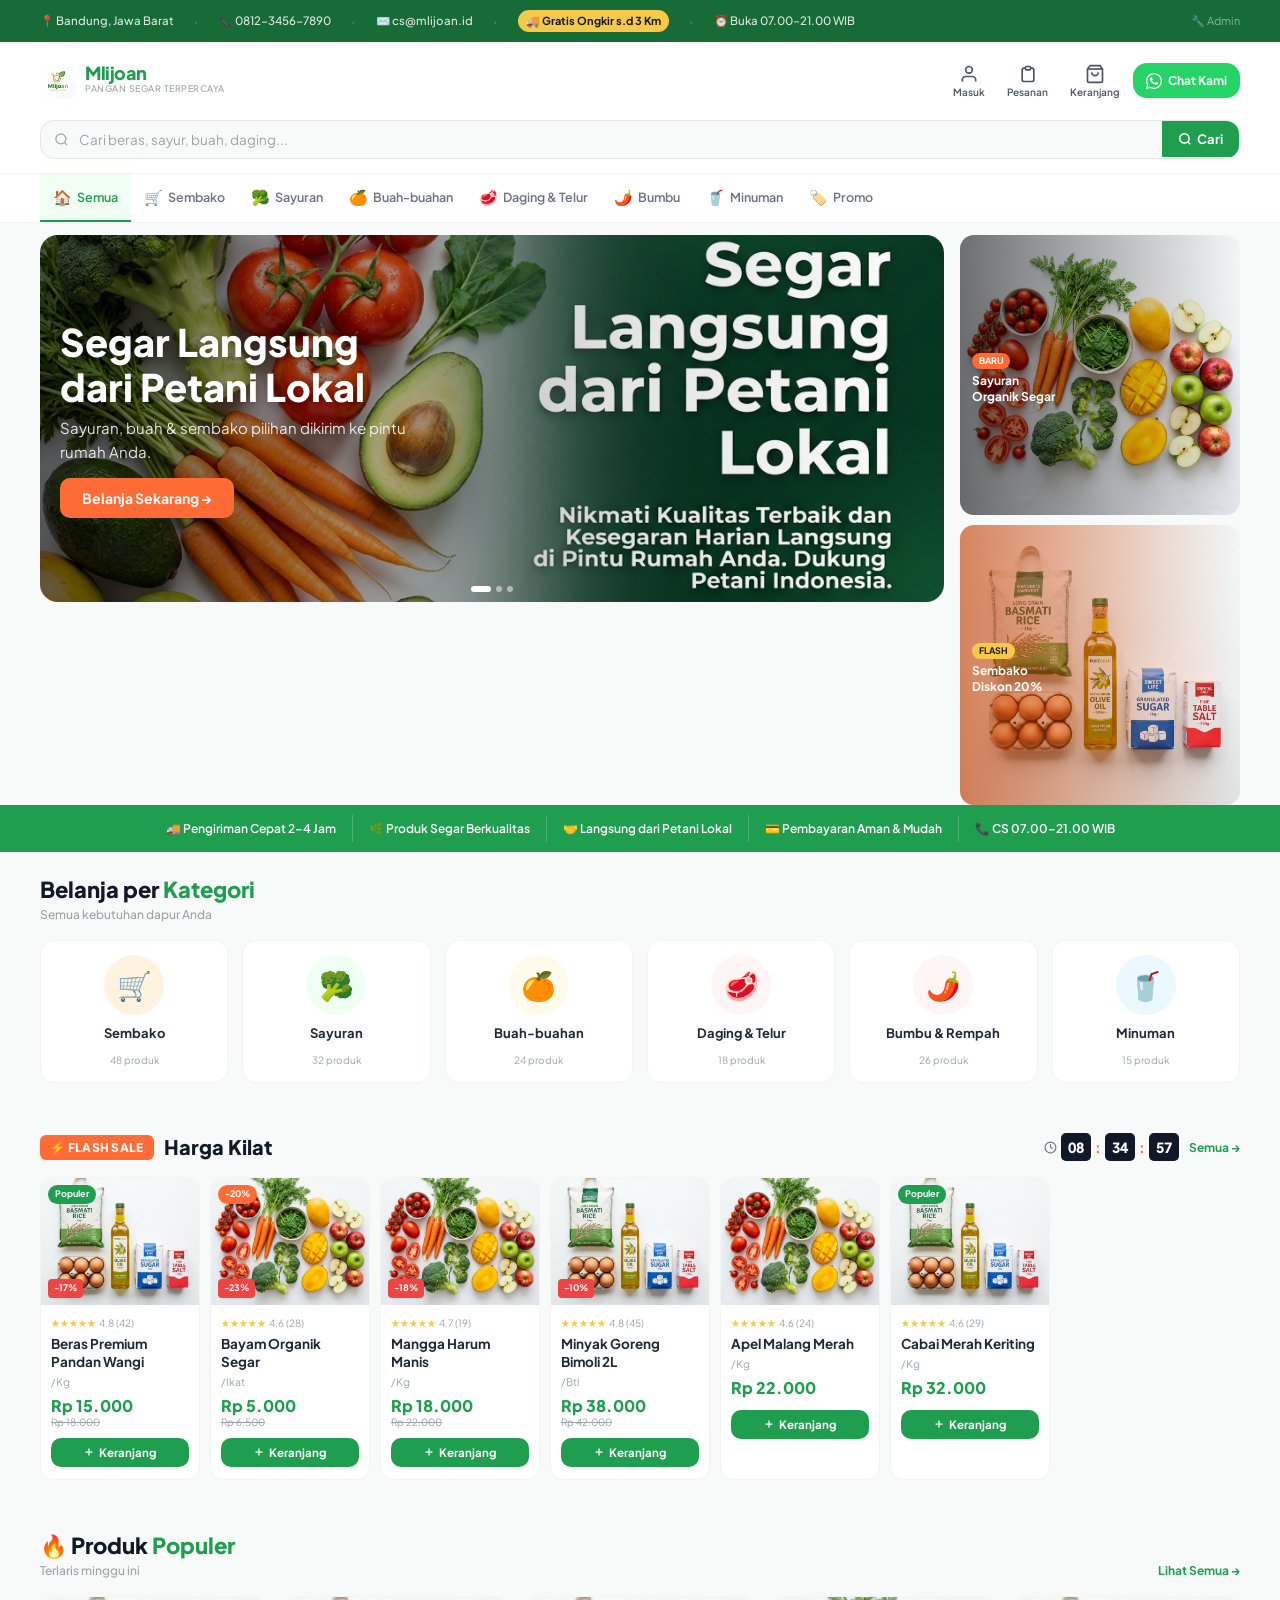
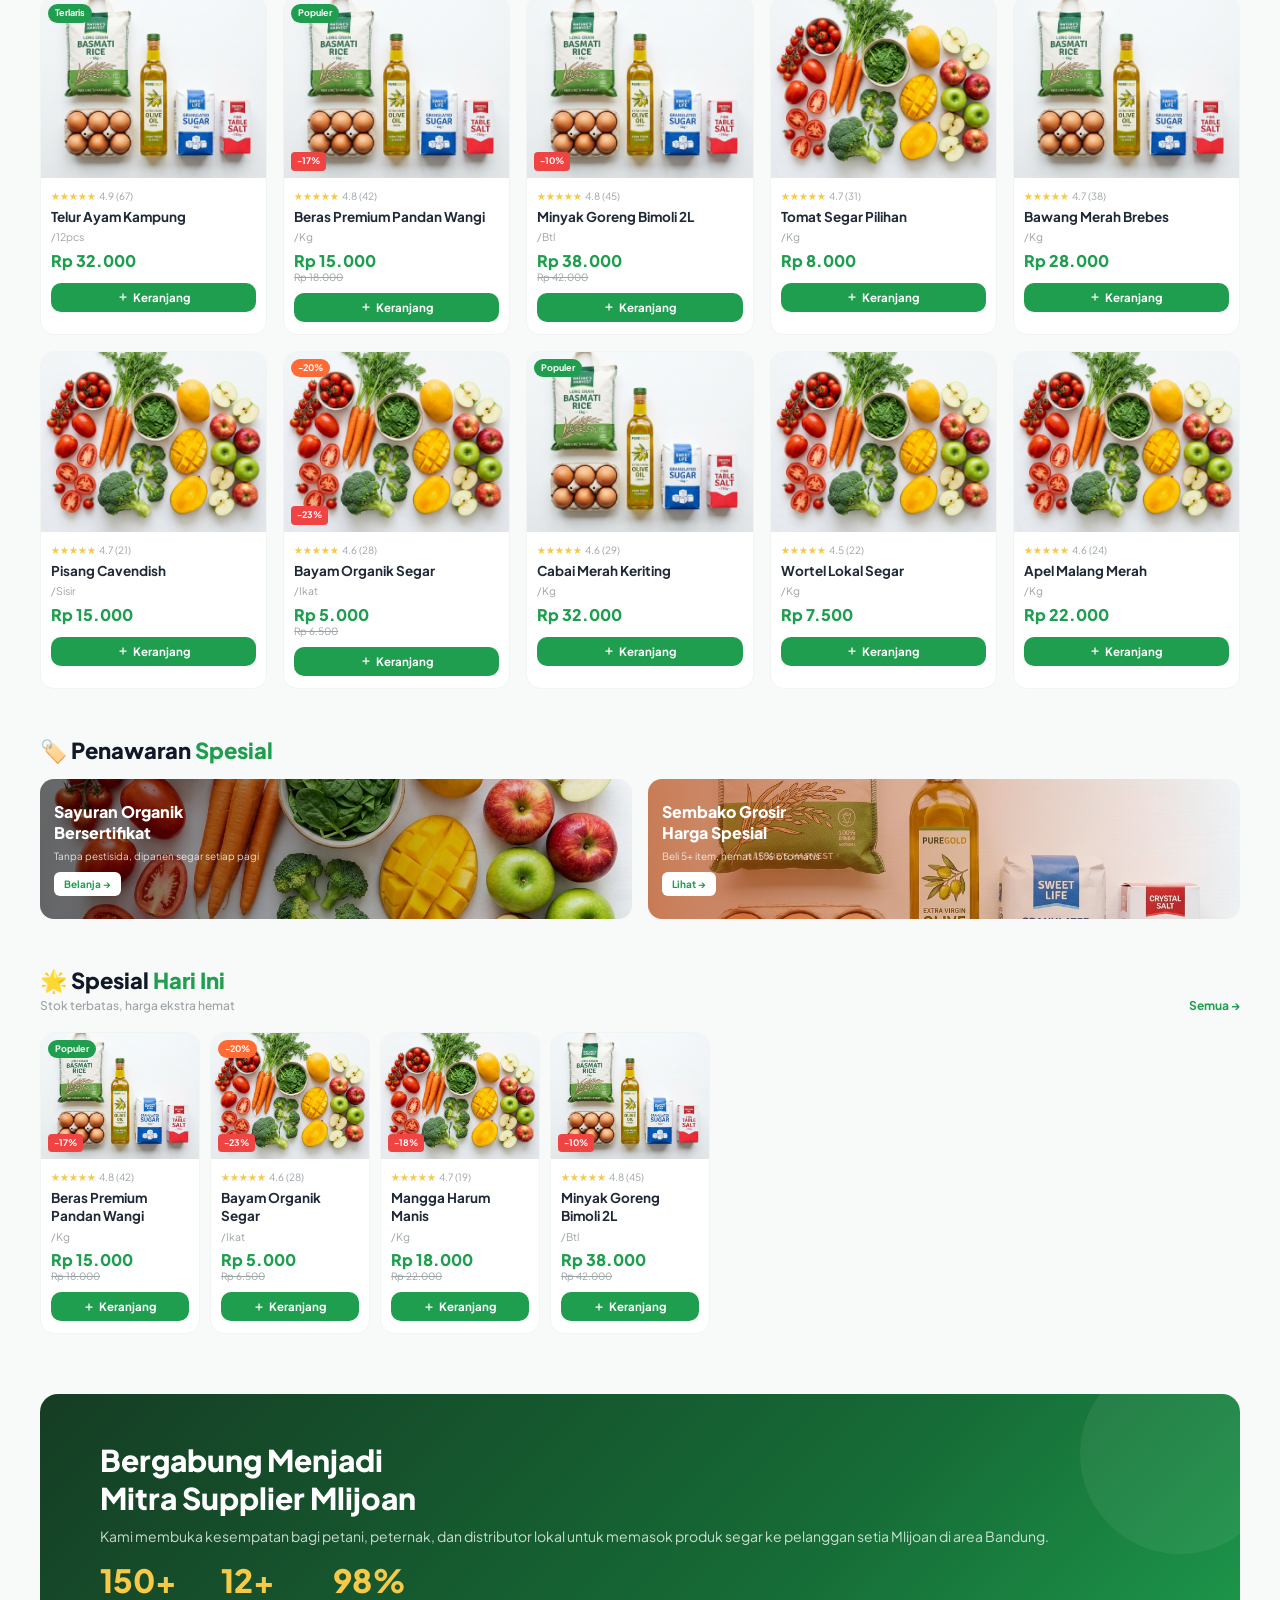
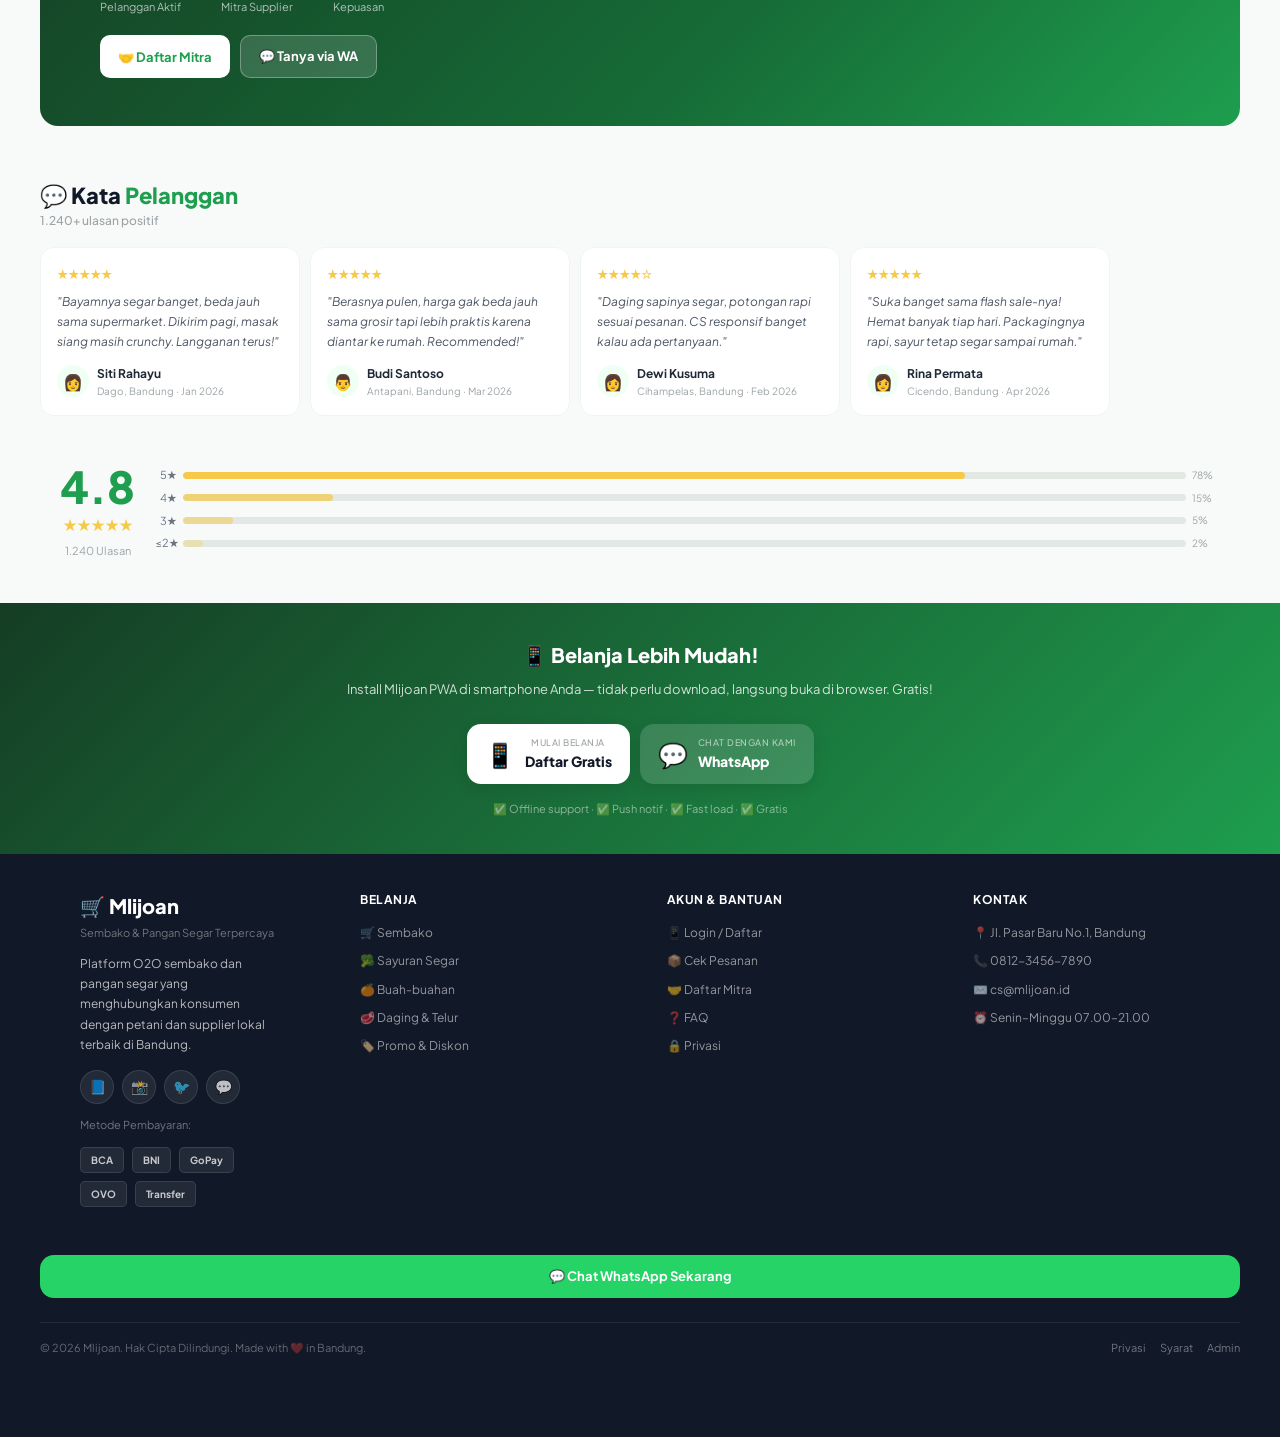
<file: landing.html>
<!DOCTYPE html>
<html lang="id">
<head>
  <meta charset="UTF-8">
  <meta name="viewport" content="width=device-width, initial-scale=1.0">
  <title>Mlijoan — Sembako & Pangan Segar, Langsung dari Petani Lokal</title>
  <meta name="description" content="Belanja sembako, sayuran, buah, dan pangan segar berkualitas di Mlijoan. Pengiriman cepat area Bandung, harga terjangkau.">
  <link rel="icon" href="images/logo.png" type="image/png">
  <link rel="manifest" href="manifest.json">
  <meta name="theme-color" content="#1E9E4E">
  <link rel="stylesheet" href="css/landing.css">
</head>
<body>

<!-- ══ TOP BAR ══ -->
<div class="top-bar">
  <div class="top-bar-scroll">
    <div class="top-bar-item">📍 Bandung, Jawa Barat</div>
    <div class="top-bar-dot">·</div>
    <div class="top-bar-item"><a href="tel:081234567890">📞 0812-3456-7890</a></div>
    <div class="top-bar-dot">·</div>
    <div class="top-bar-item"><a href="mailto:cs@mlijoan.id">✉️ cs@mlijoan.id</a></div>
    <div class="top-bar-dot">·</div>
    <div class="top-bar-badge">🚚 Gratis Ongkir s.d 3 Km</div>
    <div class="top-bar-dot">·</div>
    <div class="top-bar-item">⏰ Buka 07.00–21.00 WIB</div>
    <a href="admin.html" class="top-bar-admin">🔧 Admin</a>
  </div>
</div>

<!-- ══ HEADER ══ -->
<header class="site-header" id="site-header">
  <!-- Row 1: Logo + Icons -->
  <div class="header-row-1">
    <a href="landing.html" class="header-logo">
      <img src="images/logo.png" alt="Mlijoan" class="header-logo-img">
      <div>
        <div class="header-logo-name">Mlijoan</div>
        <div class="header-logo-tag">Pangan Segar Terpercaya</div>
      </div>
    </a>
    <div class="header-icons">
      <button class="hdr-icon" onclick="requireLogin('profile')" title="Masuk / Profil" id="hdr-login-btn">
        <svg viewBox="0 0 24 24" fill="none" stroke="currentColor" stroke-width="2"><path d="M20 21v-2a4 4 0 00-4-4H8a4 4 0 00-4 4v2"/><circle cx="12" cy="7" r="4"/></svg>
        <span id="hdr-login-label">Masuk</span>
      </button>
      <button class="hdr-icon" onclick="requireLogin('orders')" title="Pesanan Saya">
        <svg viewBox="0 0 24 24" fill="none" stroke="currentColor" stroke-width="2"><path d="M9 5H7a2 2 0 00-2 2v12a2 2 0 002 2h10a2 2 0 002-2V7a2 2 0 00-2-2h-2"/><rect x="9" y="3" width="6" height="4" rx="1"/></svg>
        Pesanan
      </button>
      <button class="hdr-icon" onclick="requireLogin('cart')" title="Keranjang" style="position:relative">
        <svg viewBox="0 0 24 24" fill="none" stroke="currentColor" stroke-width="2"><path d="M6 2L3 6v14a2 2 0 002 2h14a2 2 0 002-2V6l-3-4z"/><line x1="3" y1="6" x2="21" y2="6"/><path d="M16 10a4 4 0 01-8 0"/></svg>
        Keranjang
        <span class="hdr-badge" id="header-cart-count" style="display:none">0</span>
      </button>
      <a href="https://wa.me/6281234567890" target="_blank" class="hdr-wa">
        <svg width="16" height="16" viewBox="0 0 24 24" fill="currentColor"><path d="M17.472 14.382c-.297-.149-1.758-.867-2.03-.967-.273-.099-.471-.148-.67.15-.197.297-.767.966-.94 1.164-.173.199-.347.223-.644.075-.297-.15-1.255-.463-2.39-1.475-.883-.788-1.48-1.761-1.653-2.059-.173-.297-.018-.458.13-.606.134-.133.298-.347.446-.52.149-.174.198-.298.298-.497.099-.198.05-.371-.025-.52-.075-.149-.669-1.612-.916-2.207-.242-.579-.487-.5-.669-.51-.173-.008-.371-.01-.57-.01-.198 0-.52.074-.792.372-.272.297-1.04 1.016-1.04 2.479 0 1.462 1.065 2.875 1.213 3.074.149.198 2.096 3.2 5.077 4.487.709.306 1.262.489 1.694.625.712.227 1.36.195 1.871.118.571-.085 1.758-.719 2.006-1.413.248-.694.248-1.289.173-1.413-.074-.124-.272-.198-.57-.347z"/><path d="M12 0C5.373 0 0 5.373 0 12c0 2.123.554 4.12 1.528 5.856L0 24l6.335-1.508A11.95 11.95 0 0012 24c6.627 0 12-5.373 12-12S18.627 0 12 0zm0 22c-1.946 0-3.764-.534-5.318-1.46l-.383-.227-3.962.943.945-3.86-.249-.396A9.944 9.944 0 012 12C2 6.477 6.477 2 12 2s10 4.477 10 10-4.477 10-10 10z"/></svg>
        Chat Kami
      </a>
    </div>
  </div>
  <!-- Row 2: Search -->
  <div class="header-row-2">
    <div class="header-search-bar">
      <div class="search-icon-inner">
        <svg width="15" height="15" viewBox="0 0 24 24" fill="none" stroke="currentColor" stroke-width="2"><circle cx="11" cy="11" r="8"/><line x1="21" y1="21" x2="16.65" y2="16.65"/></svg>
      </div>
      <input type="text" id="main-search" placeholder="Cari beras, sayur, buah, daging..." autocomplete="off">
      <button class="search-submit" onclick="doSearch()">
        <svg width="14" height="14" viewBox="0 0 24 24" fill="none" stroke="currentColor" stroke-width="2.5"><circle cx="11" cy="11" r="8"/><line x1="21" y1="21" x2="16.65" y2="16.65"/></svg>
        Cari
      </button>
    </div>
  </div>
</header>

<!-- ══ CATEGORY NAV ══ -->
<nav class="cat-nav" id="cat-nav" aria-label="Kategori">
  <div class="cat-nav-scroll">
    <div class="cat-nav-item active" data-cat="all"      onclick="setActiveCat('all',this)"><span class="cat-emoji">🏠</span> Semua</div>
    <div class="cat-nav-item"        data-cat="sembako"  onclick="setActiveCat('sembako',this)"><span class="cat-emoji">🛒</span> Sembako</div>
    <div class="cat-nav-item"        data-cat="sayur"    onclick="setActiveCat('sayur',this)"><span class="cat-emoji">🥦</span> Sayuran</div>
    <div class="cat-nav-item"        data-cat="buah"     onclick="setActiveCat('buah',this)"><span class="cat-emoji">🍊</span> Buah-buahan</div>
    <div class="cat-nav-item"        data-cat="daging"   onclick="setActiveCat('daging',this)"><span class="cat-emoji">🥩</span> Daging &amp; Telur</div>
    <div class="cat-nav-item"        data-cat="bumbu"    onclick="setActiveCat('bumbu',this)"><span class="cat-emoji">🌶️</span> Bumbu</div>
    <div class="cat-nav-item"        data-cat="minuman"  onclick="setActiveCat('minuman',this)"><span class="cat-emoji">🥤</span> Minuman</div>
    <div class="cat-nav-item"        onclick="goToSection('promo')"><span class="cat-emoji">🏷️</span> Promo</div>
  </div>
</nav>

<!-- ══ HERO ══ -->
<section class="hero-section">
  <!-- Desktop: side-by-side via .hero-layout wrapper -->
  <div id="hero-layout" class="hero-layout" style="display:contents">

    <!-- Main Carousel -->
    <div class="hero-main" id="hero-carousel">
      <div class="hero-slide active">
        <img src="images/hero_banner.png" alt="Segar dari Petani Lokal">
        <div class="hero-slide-overlay">
          <div class="hero-slide-text">
            <h1>Segar Langsung<br>dari Petani Lokal</h1>
            <p>Sayuran, buah & sembako pilihan dikirim ke pintu rumah Anda.</p>
            <button class="hero-cta" onclick="goToSection('popular')">Belanja Sekarang →</button>
          </div>
        </div>
      </div>
      <div class="hero-slide">
        <img src="images/banner_sembako.png" alt="Sembako Lengkap">
        <div class="hero-slide-overlay">
          <div class="hero-slide-text">
            <h1>Sembako Lengkap,<br>Harga Terjangkau</h1>
            <p>Beras, minyak, gula — semua tersedia dengan harga grosir.</p>
            <button class="hero-cta white" onclick="setActiveCat('sembako')">Lihat Sembako →</button>
          </div>
        </div>
      </div>
      <div class="hero-slide">
        <img src="images/promo_banner.png" alt="Promo Spesial">
        <div class="hero-slide-overlay" style="background:linear-gradient(to right,rgba(20,60,30,0.72),transparent)">
          <div class="hero-slide-text">
            <h1>Promo Spesial<br>Pelanggan Baru</h1>
            <p>Gunakan kode <strong style="color:#F7C948">NEWUSER50</strong> — hemat Rp 50.000!</p>
            <button class="hero-cta" onclick="requireLogin('register')">Daftar Gratis →</button>
          </div>
        </div>
      </div>
      <div class="hero-dots" id="hero-dots">
        <div class="hero-dot active" onclick="goToSlide(0,event)"></div>
        <div class="hero-dot" onclick="goToSlide(1,event)"></div>
        <div class="hero-dot" onclick="goToSlide(2,event)"></div>
      </div>
    </div>

    <!-- Sub Banners -->
    <div class="hero-sub-banners">
      <div class="hero-sub-card" onclick="setActiveCat('sayur')">
        <img src="images/fresh_produce.png" alt="Sayuran Organik">
        <div class="hero-sub-overlay">
          <div>
            <div class="hero-sub-badge">BARU</div>
            <div class="hero-sub-text">Sayuran<br>Organik Segar</div>
          </div>
        </div>
      </div>
      <div class="hero-sub-card" onclick="goToSection('flash')">
        <img src="images/sembako.png" alt="Flash Sale">
        <div class="hero-sub-overlay" style="background:linear-gradient(to right,rgba(200,70,10,0.65),transparent)">
          <div>
            <div class="hero-sub-badge" style="background:var(--accent);color:#1a1a1a">FLASH</div>
            <div class="hero-sub-text">Sembako<br>Diskon 20%</div>
          </div>
        </div>
      </div>
    </div>

  </div>
</section>

<!-- ══ TRUST BAR ══ -->
<div class="trust-bar">
  <div class="trust-scroll">
    <div class="trust-item">🚚 Pengiriman Cepat 2–4 Jam</div>
    <div class="trust-item">🌿 Produk Segar Berkualitas</div>
    <div class="trust-item">🤝 Langsung dari Petani Lokal</div>
    <div class="trust-item">💳 Pembayaran Aman & Mudah</div>
    <div class="trust-item">📞 CS 07.00–21.00 WIB</div>
  </div>
</div>

<!-- ══ KATEGORI ══ -->
<section class="section">
  <div class="section-header">
    <div>
      <div class="section-title">Belanja per <span>Kategori</span></div>
      <div class="section-sub">Semua kebutuhan dapur Anda</div>
    </div>
  </div>
  <div class="cat-grid">
    <div class="cat-card" onclick="setActiveCat('sembako')">
      <div class="cat-card-icon" style="background:#FFF3E0">🛒</div>
      <div class="cat-card-name">Sembako</div>
      <div class="cat-card-count">48 produk</div>
    </div>
    <div class="cat-card" onclick="setActiveCat('sayur')">
      <div class="cat-card-icon" style="background:#F0FFF4">🥦</div>
      <div class="cat-card-name">Sayuran</div>
      <div class="cat-card-count">32 produk</div>
    </div>
    <div class="cat-card" onclick="setActiveCat('buah')">
      <div class="cat-card-icon" style="background:#FFFBEB">🍊</div>
      <div class="cat-card-name">Buah-buahan</div>
      <div class="cat-card-count">24 produk</div>
    </div>
    <div class="cat-card" onclick="setActiveCat('daging')">
      <div class="cat-card-icon" style="background:#FFF5F5">🥩</div>
      <div class="cat-card-name">Daging &amp; Telur</div>
      <div class="cat-card-count">18 produk</div>
    </div>
    <div class="cat-card" onclick="setActiveCat('bumbu')">
      <div class="cat-card-icon" style="background:#FFF5F5">🌶️</div>
      <div class="cat-card-name">Bumbu &amp; Rempah</div>
      <div class="cat-card-count">26 produk</div>
    </div>
    <div class="cat-card" onclick="setActiveCat('minuman')">
      <div class="cat-card-icon" style="background:#EBF8FF">🥤</div>
      <div class="cat-card-name">Minuman</div>
      <div class="cat-card-count">15 produk</div>
    </div>
  </div>
</section>

<!-- ══ FLASH SALE ══ -->
<section class="section section-alt" id="flash">
  <div class="flash-header">
    <span class="flash-label">⚡ FLASH SALE</span>
    <span class="flash-title">Harga Kilat</span>
    <div class="flash-timer">
      <svg width="13" height="13" viewBox="0 0 24 24" fill="none" stroke="currentColor" stroke-width="2"><circle cx="12" cy="12" r="10"/><polyline points="12 6 12 12 16 14"/></svg>
      <div class="timer-box" id="timer-h">08</div>
      <span class="timer-sep">:</span>
      <div class="timer-box" id="timer-m">34</div>
      <span class="timer-sep">:</span>
      <div class="timer-box" id="timer-s">59</div>
    </div>
    <a href="#" class="see-all" onclick="return false">Semua →</a>
  </div>
  <div class="product-scroll" id="flash-row"></div>
</section>

<!-- ══ PRODUK POPULER ══ -->
<section class="section" id="popular">
  <div class="section-header">
    <div>
      <div class="section-title">🔥 Produk <span>Populer</span></div>
      <div class="section-sub">Terlaris minggu ini</div>
    </div>
    <a class="see-all" href="#" onclick="return false">Lihat Semua →</a>
  </div>
  <div class="product-grid" id="popular-grid"></div>
</section>

<!-- ══ PROMO BANNERS ══ -->
<section class="section section-alt" id="promo">
  <div class="section-header">
    <div>
      <div class="section-title">🏷️ Penawaran <span>Spesial</span></div>
    </div>
  </div>
  <div class="promo-strip">
    <div class="promo-card" onclick="setActiveCat('sayur')">
      <img src="images/fresh_produce.png" alt="Sayur Organik">
      <div class="promo-overlay">
        <h3>Sayuran Organik<br>Bersertifikat</h3>
        <p>Tanpa pestisida, dipanen segar setiap pagi</p>
        <div class="promo-btn">Belanja →</div>
      </div>
    </div>
    <div class="promo-card" onclick="setActiveCat('sembako')">
      <img src="images/sembako.png" alt="Sembako">
      <div class="promo-overlay" style="background:linear-gradient(to right,rgba(180,60,0,0.65),transparent)">
        <h3>Sembako Grosir<br>Harga Spesial</h3>
        <p>Beli 5+ item, hemat 15% otomatis</p>
        <div class="promo-btn">Lihat →</div>
      </div>
    </div>
  </div>
</section>

<!-- ══ PRODUK SPESIAL HARI INI ══ -->
<section class="section">
  <div class="section-header">
    <div>
      <div class="section-title">🌟 Spesial <span>Hari Ini</span></div>
      <div class="section-sub">Stok terbatas, harga ekstra hemat</div>
    </div>
    <a class="see-all" href="#" onclick="return false">Semua →</a>
  </div>
  <div class="product-scroll" id="special-row"></div>
</section>

<!-- ══ MITRA SUPPLIER ══ -->
<section class="mitra-section">
  <div class="mitra-banner">
    <h2>Bergabung Menjadi<br>Mitra Supplier Mlijoan</h2>
    <p>Kami membuka kesempatan bagi petani, peternak, dan distributor lokal untuk memasok produk segar ke pelanggan setia Mlijoan di area Bandung.</p>
    <div class="mitra-stats">
      <div>
        <div class="mitra-stat-num">150+</div>
        <div class="mitra-stat-label">Pelanggan Aktif</div>
      </div>
      <div>
        <div class="mitra-stat-num">12+</div>
        <div class="mitra-stat-label">Mitra Supplier</div>
      </div>
      <div>
        <div class="mitra-stat-num">98%</div>
        <div class="mitra-stat-label">Kepuasan</div>
      </div>
    </div>
    <div class="mitra-btns">
      <button class="mitra-btn-primary" onclick="window.location.href='auth.html?redirect=mitra'">🤝 Daftar Mitra</button>
      <a href="https://wa.me/6281234567890" target="_blank" class="mitra-btn-secondary">💬 Tanya via WA</a>
    </div>
  </div>
</section>

<!-- ══ TESTIMONIALS ══ -->
<section class="section section-alt">
  <div class="section-header">
    <div>
      <div class="section-title">💬 Kata <span>Pelanggan</span></div>
      <div class="section-sub">1.240+ ulasan positif</div>
    </div>
  </div>
  <div class="testimonials-scroll">
    <div class="testi-card">
      <div class="testi-stars">★★★★★</div>
      <p class="testi-text">"Bayamnya segar banget, beda jauh sama supermarket. Dikirim pagi, masak siang masih crunchy. Langganan terus!"</p>
      <div class="testi-author">
        <div class="testi-avatar">👩</div>
        <div>
          <div class="testi-name">Siti Rahayu</div>
          <div class="testi-meta">Dago, Bandung · Jan 2026</div>
        </div>
      </div>
    </div>
    <div class="testi-card">
      <div class="testi-stars">★★★★★</div>
      <p class="testi-text">"Berasnya pulen, harga gak beda jauh sama grosir tapi lebih praktis karena diantar ke rumah. Recommended!"</p>
      <div class="testi-author">
        <div class="testi-avatar">👨</div>
        <div>
          <div class="testi-name">Budi Santoso</div>
          <div class="testi-meta">Antapani, Bandung · Mar 2026</div>
        </div>
      </div>
    </div>
    <div class="testi-card">
      <div class="testi-stars">★★★★☆</div>
      <p class="testi-text">"Daging sapinya segar, potongan rapi sesuai pesanan. CS responsif banget kalau ada pertanyaan."</p>
      <div class="testi-author">
        <div class="testi-avatar">👩</div>
        <div>
          <div class="testi-name">Dewi Kusuma</div>
          <div class="testi-meta">Cihampelas, Bandung · Feb 2026</div>
        </div>
      </div>
    </div>
    <div class="testi-card">
      <div class="testi-stars">★★★★★</div>
      <p class="testi-text">"Suka banget sama flash sale-nya! Hemat banyak tiap hari. Packagingnya rapi, sayur tetap segar sampai rumah."</p>
      <div class="testi-author">
        <div class="testi-avatar">👩</div>
        <div>
          <div class="testi-name">Rina Permata</div>
          <div class="testi-meta">Cicendo, Bandung · Apr 2026</div>
        </div>
      </div>
    </div>
  </div>
  <div class="rating-summary">
    <div class="rating-big">
      <div class="rating-big-num">4.8</div>
      <div class="rating-big-stars">★★★★★</div>
      <div class="rating-big-label">1.240 Ulasan</div>
    </div>
    <div class="rating-bars">
      <div class="rbar-row"><span class="rbar-label">5★</span><div class="rbar-track"><div class="rbar-fill" style="width:78%"></div></div><span class="rbar-pct">78%</span></div>
      <div class="rbar-row"><span class="rbar-label">4★</span><div class="rbar-track"><div class="rbar-fill" style="width:15%;opacity:.7"></div></div><span class="rbar-pct">15%</span></div>
      <div class="rbar-row"><span class="rbar-label">3★</span><div class="rbar-track"><div class="rbar-fill" style="width:5%;opacity:.5"></div></div><span class="rbar-pct">5%</span></div>
      <div class="rbar-row"><span class="rbar-label">≤2★</span><div class="rbar-track"><div class="rbar-fill" style="width:2%;opacity:.3"></div></div><span class="rbar-pct">2%</span></div>
    </div>
  </div>
</section>

<!-- ══ APP BANNER ══ -->
<section class="app-banner">
  <h2>📱 Belanja Lebih Mudah!</h2>
  <p>Install Mlijoan PWA di smartphone Anda — tidak perlu download, langsung buka di browser. Gratis!</p>
  <div class="app-btns">
    <a href="auth.html" class="app-btn">
      <div class="app-btn-icon">📱</div>
      <div class="app-btn-text">
        <small>Mulai Belanja</small>
        <span>Daftar Gratis</span>
      </div>
    </a>
    <a href="https://wa.me/6281234567890" target="_blank" class="app-btn" style="background:rgba(255,255,255,0.15);color:white">
      <div class="app-btn-icon">💬</div>
      <div class="app-btn-text" style="text-align:left">
        <small style="color:rgba(255,255,255,.6)">Chat dengan kami</small>
        <span style="color:white">WhatsApp</span>
      </div>
    </a>
  </div>
  <div class="app-features">✅ Offline support · ✅ Push notif · ✅ Fast load · ✅ Gratis</div>
</section>

<!-- ══ FOOTER ══ -->
<footer class="footer">
  <div class="footer-grid-full">
  <div class="footer-brand">
    <div class="footer-brand-name">🛒 Mlijoan</div>
    <div class="footer-brand-tag">Sembako & Pangan Segar Terpercaya</div>
    <p>Platform O2O sembako dan pangan segar yang menghubungkan konsumen dengan petani dan supplier lokal terbaik di Bandung.</p>
    <div class="footer-social">
      <div class="footer-soc-btn">📘</div>
      <div class="footer-soc-btn">📸</div>
      <div class="footer-soc-btn">🐦</div>
      <a href="https://wa.me/6281234567890" target="_blank" class="footer-soc-btn">💬</a>
    </div>
    <div style="margin-top:12px;font-size:11px;color:rgba(255,255,255,.4);margin-bottom:8px">Metode Pembayaran:</div>
    <div class="footer-payment">
      <span class="footer-pay-badge">BCA</span>
      <span class="footer-pay-badge">BNI</span>
      <span class="footer-pay-badge">GoPay</span>
      <span class="footer-pay-badge">OVO</span>
      <span class="footer-pay-badge">Transfer</span>
    </div>
  </div>
  <div class="footer-cols">
    <div>
      <div class="footer-col-title">Belanja</div>
      <div class="footer-links">
        <a href="#" onclick="setActiveCat('sembako');return false">🛒 Sembako</a>
        <a href="#" onclick="setActiveCat('sayur');return false">🥦 Sayuran Segar</a>
        <a href="#" onclick="setActiveCat('buah');return false">🍊 Buah-buahan</a>
        <a href="#" onclick="setActiveCat('daging');return false">🥩 Daging &amp; Telur</a>
        <a href="#" onclick="goToSection('promo');return false">🏷️ Promo &amp; Diskon</a>
      </div>
    </div>
    <div>
      <div class="footer-col-title">Akun &amp; Bantuan</div>
      <div class="footer-links">
        <a href="auth.html">📱 Login / Daftar</a>
        <a href="auth.html?redirect=orders">📦 Cek Pesanan</a>
        <a href="auth.html?redirect=mitra">🤝 Daftar Mitra</a>
        <a href="#">❓ FAQ</a>
        <a href="#">🔒 Privasi</a>
      </div>
    </div>
    <div>
      <div class="footer-col-title">Kontak</div>
      <div class="footer-links">
        <a>📍 Jl. Pasar Baru No.1, Bandung</a>
        <a href="tel:081234567890">📞 0812-3456-7890</a>
        <a href="mailto:cs@mlijoan.id">✉️ cs@mlijoan.id</a>
        <a>⏰ Senin–Minggu 07.00–21.00</a>
      </div>
    </div>
  </div>
  </div><!-- /.footer-grid-full -->
  <a href="https://wa.me/6281234567890" target="_blank" class="footer-wa-btn">
    💬 Chat WhatsApp Sekarang
  </a>
  <div class="footer-bottom">
    <span>© 2026 Mlijoan. Hak Cipta Dilindungi. Made with ❤️ in Bandung.</span>
    <div class="footer-bottom-links">
      <a href="#">Privasi</a>
      <a href="#">Syarat</a>
      <a href="admin.html">Admin</a>
    </div>
  </div>
</footer>

<!-- ══ FLOATING CART BAR ══ -->
<div class="floating-cart-bar" id="floating-cart-bar">
  <div class="float-cart-info">
    <div class="float-cart-count" id="float-cart-count">0 item</div>
    <div class="float-cart-price" id="float-cart-price">Rp 0</div>
  </div>
  <button class="float-cart-btn" onclick="requireLogin('cart')">
    🛒 Lihat Keranjang
  </button>
</div>

<!-- ══ TOAST ══ -->
<div class="toast-msg" id="toast"></div>

<!-- ══ SCRIPTS ══ -->
<script>
/* ── Product Data ── */
const PRODUCTS = [
  { id:1,  name:'Beras Premium Pandan Wangi', cat:'sembako', price:15000,  unit:'/Kg',    img:'images/sembako.png',       badge:'Populer',  badgeType:'green',   rating:4.8, reviews:42,  sold:234, oldPrice:18000  },
  { id:2,  name:'Tomat Segar Pilihan',        cat:'sayur',   price:8000,   unit:'/Kg',    img:'images/fresh_produce.png', badge:null,       badgeType:'',        rating:4.7, reviews:31,  sold:189, oldPrice:null   },
  { id:3,  name:'Bayam Organik Segar',        cat:'sayur',   price:5000,   unit:'/Ikat',  img:'images/fresh_produce.png', badge:'-20%',     badgeType:'',        rating:4.6, reviews:28,  sold:156, oldPrice:6500   },
  { id:4,  name:'Telur Ayam Kampung',         cat:'daging',  price:32000,  unit:'/12pcs', img:'images/sembako.png',       badge:'Terlaris', badgeType:'green',   rating:4.9, reviews:67,  sold:312, oldPrice:null   },
  { id:5,  name:'Mangga Harum Manis',         cat:'buah',    price:18000,  unit:'/Kg',    img:'images/fresh_produce.png', badge:null,       badgeType:'',        rating:4.7, reviews:19,  sold:98,  oldPrice:22000  },
  { id:6,  name:'Minyak Goreng Bimoli 2L',   cat:'sembako', price:38000,  unit:'/Btl',   img:'images/sembako.png',       badge:null,       badgeType:'',        rating:4.8, reviews:45,  sold:201, oldPrice:42000  },
  { id:7,  name:'Wortel Lokal Segar',         cat:'sayur',   price:7500,   unit:'/Kg',    img:'images/fresh_produce.png', badge:null,       badgeType:'',        rating:4.5, reviews:22,  sold:134, oldPrice:null   },
  { id:8,  name:'Daging Sapi Has Dalam',      cat:'daging',  price:140000, unit:'/Kg',    img:'images/sembako.png',       badge:'Premium',  badgeType:'yellow',  rating:4.9, reviews:35,  sold:78,  oldPrice:null   },
  { id:9,  name:'Apel Malang Merah',          cat:'buah',    price:22000,  unit:'/Kg',    img:'images/fresh_produce.png', badge:null,       badgeType:'',        rating:4.6, reviews:24,  sold:115, oldPrice:null   },
  { id:10, name:'Bawang Merah Brebes',        cat:'bumbu',   price:28000,  unit:'/Kg',    img:'images/sembako.png',       badge:null,       badgeType:'',        rating:4.7, reviews:38,  sold:176, oldPrice:null   },
  { id:11, name:'Cabai Merah Keriting',       cat:'bumbu',   price:32000,  unit:'/Kg',    img:'images/sembako.png',       badge:'Populer',  badgeType:'green',   rating:4.6, reviews:29,  sold:145, oldPrice:null   },
  { id:12, name:'Pisang Cavendish',           cat:'buah',    price:15000,  unit:'/Sisir', img:'images/fresh_produce.png', badge:null,       badgeType:'',        rating:4.7, reviews:21,  sold:167, oldPrice:null   },
];
const FLASH_ITEMS = [1,3,5,6,9,11].map(id => PRODUCTS.find(p=>p.id===id));

/* ── Cart State ── */
let cart = JSON.parse(localStorage.getItem('mlj_cart')||'[]');
const user = () => JSON.parse(localStorage.getItem('mlj_user')||'null');

function fmt(n) { return 'Rp '+Number(n).toLocaleString('id-ID'); }
function stars(r) { const f=Math.round(r); return '★'.repeat(f)+'☆'.repeat(5-f); }

/* ── Card Builder ── */
function buildCard(p, scroll=false) {
  const disc = p.oldPrice ? Math.round((1-p.price/p.oldPrice)*100) : 0;
  return `<div class="product-card${scroll?'':' grid'}" onclick="">
    <div class="p-img-wrap">
      <img src="${p.img}" alt="${p.name}" loading="lazy">
      ${p.badge ? `<span class="p-badge ${p.badgeType||''}">${p.badge}</span>` : ''}
      ${disc ? `<span class="p-disc">-${disc}%</span>` : ''}
      <div class="p-fav" onclick="event.stopPropagation();this.textContent=this.textContent==='🤍'?'❤️':'🤍'">🤍</div>
    </div>
    <div class="p-body">
      <div class="p-rating"><span class="p-stars">${stars(p.rating)}</span> ${p.rating} (${p.reviews})</div>
      <div class="p-name">${p.name}</div>
      <div class="p-unit">${p.unit}</div>
      <div class="p-price">${fmt(p.price)}</div>
      ${p.oldPrice ? `<div class="p-old">${fmt(p.oldPrice)}</div>` : '<div style="height:14px"></div>'}
      <button class="p-add-btn" onclick="event.stopPropagation();handleAddToCart(${p.id},'${p.name.replace(/'/g,"\\'")}',${p.price})">
        <svg width="12" height="12" viewBox="0 0 24 24" fill="none" stroke="currentColor" stroke-width="2.5"><line x1="12" y1="5" x2="12" y2="19"/><line x1="5" y1="12" x2="19" y2="12"/></svg>
        Keranjang
      </button>
    </div>
  </div>`;
}

/* ── Render Sections ── */
function renderFlash() {
  document.getElementById('flash-row').innerHTML = FLASH_ITEMS.map(p=>buildCard(p,true)).join('');
}
function renderPopular() {
  const sorted = [...PRODUCTS].sort((a,b)=>b.sold-a.sold).slice(0,10);
  document.getElementById('popular-grid').innerHTML = sorted.map(p=>buildCard(p)).join('');
}
function renderSpecial() {
  const items = PRODUCTS.filter(p=>p.oldPrice).slice(0,6);
  document.getElementById('special-row').innerHTML = items.map(p=>buildCard(p,true)).join('');
}

/* ── Category Filter ── */
function setActiveCat(cat, el) {
  document.querySelectorAll('.cat-nav-item').forEach(b=>b.classList.remove('active'));
  if (el) el.classList.add('active');
  else {
    const navItem = document.querySelector(`.cat-nav-item[data-cat="${cat}"]`);
    if(navItem) navItem.classList.add('active');
  }
  const grid = document.getElementById('popular-grid');
  const items = cat==='all' ? [...PRODUCTS] : PRODUCTS.filter(p=>p.cat===cat);
  grid.innerHTML = items.map(p=>buildCard(p)).join('');
  document.getElementById('popular').scrollIntoView({behavior:'smooth',block:'start'});
}

/* ── Auth Gate ── */
function requireLogin(target='cart') {
  if (user()) {
    if (target==='cart'||target==='orders'||target==='profile') {
      window.location.href = 'dashboard.html' + (target!=='cart'?'#'+target:'');
    } else {
      window.location.href = 'dashboard.html';
    }
  } else {
    window.location.href = `auth.html?redirect=${target}`;
  }
}

/* ── Add to Cart ── */
function handleAddToCart(id, name, price) {
  if (!user()) {
    showToast('⚠️ Login dulu untuk menambah ke keranjang');
    setTimeout(() => { window.location.href = `auth.html?redirect=cart`; }, 1200);
    return;
  }
  const existing = cart.find(i=>i.id===id);
  if (existing) existing.qty++;
  else cart.push({id, name, price, qty:1, img:'images/sembako.png'});
  localStorage.setItem('mlj_cart', JSON.stringify(cart));
  updateCartUI();
  showToast(`✅ ${name} ditambahkan ke keranjang!`, 'green');
}

/* ── Cart UI Update ── */
function updateCartUI() {
  const total = cart.reduce((s,i)=>s+i.qty, 0);
  const totalPrice = cart.reduce((s,i)=>s+i.qty*i.price, 0);
  const badge = document.getElementById('header-cart-count');
  badge.textContent = total;
  badge.style.display = total>0?'flex':'none';
  const bar = document.getElementById('floating-cart-bar');
  if(total>0) {
    bar.classList.add('show');
    document.getElementById('float-cart-count').textContent = total+' item';
    document.getElementById('float-cart-price').textContent = fmt(totalPrice);
  } else {
    bar.classList.remove('show');
  }
}

/* ── Header User State ── */
function updateHeaderUser() {
  const u = user();
  const lbl = document.getElementById('hdr-login-label');
  const btn = document.getElementById('hdr-login-btn');
  if(u) {
    lbl.textContent = u.name.split(' ')[0];
    btn.onclick = () => window.location.href = 'dashboard.html';
  }
}

/* ── Toast ── */
function showToast(msg, type='') {
  const t = document.getElementById('toast');
  t.textContent = msg;
  t.style.background = type==='green' ? '#1E9E4E' : '#1F2937';
  t.classList.add('show');
  setTimeout(()=>t.classList.remove('show'), 2500);
}

/* ── Search ── */
function doSearch() {
  const q = document.getElementById('main-search').value.trim();
  if(!q) return;
  const results = PRODUCTS.filter(p=>p.name.toLowerCase().includes(q.toLowerCase()));
  document.getElementById('popular-grid').innerHTML = results.length
    ? results.map(p=>buildCard(p)).join('')
    : '<div style="grid-column:1/-1;text-align:center;padding:40px;color:var(--gray-400)">🔍 Produk tidak ditemukan</div>';
  document.getElementById('popular').scrollIntoView({behavior:'smooth'});
}

/* ── Section Scroll ── */
function goToSection(id) {
  document.getElementById(id)?.scrollIntoView({behavior:'smooth'});
}

/* ── Hero Carousel ── */
let curSlide=0, slideInt;
function goToSlide(n, ev) {
  if(ev) ev.stopPropagation();
  document.querySelectorAll('.hero-slide').forEach((s,i)=>s.classList.toggle('active',i===n));
  document.querySelectorAll('.hero-dot').forEach((d,i)=>d.classList.toggle('active',i===n));
  curSlide=n; clearInterval(slideInt); slideInt=setInterval(nextSlide,4500);
}
function nextSlide(){ goToSlide((curSlide+1)%3); }

/* ── Countdown ── */
function startTimer() {
  let s=8*3600+34*60+59;
  const h=document.getElementById('timer-h'), m=document.getElementById('timer-m'), sec=document.getElementById('timer-s');
  setInterval(()=>{
    if(s<=0){s=12*3600;return;} s--;
    if(h) h.textContent=String(Math.floor(s/3600)).padStart(2,'0');
    if(m) m.textContent=String(Math.floor((s%3600)/60)).padStart(2,'0');
    if(sec) sec.textContent=String(s%60).padStart(2,'0');
  },1000);
}

/* ── Sticky Header Shadow ── */
window.addEventListener('scroll',()=>{
  document.getElementById('site-header')?.classList.toggle('scrolled',window.scrollY>10);
});

/* ── Desktop Hero Layout ── */
function initHeroLayout() {
  const wrap = document.getElementById('hero-layout');
  const w = window.innerWidth;
  if (w >= 1440) {
    wrap.style.display='grid';
    wrap.style.gridTemplateColumns='1fr 300px';
    wrap.style.gap='16px';
    wrap.style.padding='0 60px';
    wrap.style.marginBottom='0';
  } else if (w >= 1280) {
    wrap.style.display='grid';
    wrap.style.gridTemplateColumns='1fr 280px';
    wrap.style.gap='16px';
    wrap.style.padding='0 40px';
    wrap.style.marginBottom='0';
  } else if (w >= 900) {
    wrap.style.display='grid';
    wrap.style.gridTemplateColumns='1fr 240px';
    wrap.style.gap='12px';
    wrap.style.padding='0 24px';
    wrap.style.marginBottom='0';
  } else {
    wrap.style.display='contents';
    wrap.style.padding='';
  }
}
window.addEventListener('resize', initHeroLayout);

/* ── Search Enter ── */
document.getElementById('main-search').addEventListener('keypress',e=>{ if(e.key==='Enter') doSearch(); });

/* ── Init ── */
renderFlash();
renderPopular();
renderSpecial();
updateCartUI();
updateHeaderUser();
initHeroLayout();
slideInt = setInterval(nextSlide, 4500);
startTimer();
</script>
</body>
</html>
</file>
<file: css/admin.css>
/* ===========================
   MLIJOAN — Admin Dashboard CSS
   =========================== */

@import url('https://fonts.googleapis.com/css2?family=Plus+Jakarta+Sans:wght@300;400;500;600;700;800&display=swap');

:root {
  --primary:       #1E9E4E;
  --primary-light: #2ECC70;
  --primary-dark:  #166B36;
  --primary-50:    #E8F8EE;
  --primary-100:   #C3EDD4;
  --secondary:     #FF6B35;
  --secondary-light:#FF8C5A;
  --accent:        #F7C948;
  --error:         #E53E3E;
  --warning:       #DD6B20;
  --info:          #3182CE;
  --white:         #FFFFFF;
  --bg:            #F0F2F5;
  --sidebar-bg:    #0D1117;
  --sidebar-w:     248px;
  --header-h:      64px;
  --neutral-900:   #0D1117;
  --neutral-800:   #1C2333;
  --neutral-700:   #2D3748;
  --neutral-600:   #4A5568;
  --neutral-500:   #718096;
  --neutral-400:   #A0AEC0;
  --neutral-300:   #CBD5E0;
  --neutral-200:   #E2E8F0;
  --neutral-100:   #F7F8FA;
  --neutral-50:    #FAFBFC;
  --radius-sm:  6px;
  --radius-md:  10px;
  --radius-lg:  14px;
  --radius-xl:  20px;
  --radius-full: 9999px;
  --shadow-sm:  0 1px 3px rgba(0,0,0,0.07);
  --shadow-md:  0 4px 12px rgba(0,0,0,0.09);
  --shadow-lg:  0 8px 24px rgba(0,0,0,0.11);
  --shadow-card:0 2px 8px rgba(0,0,0,0.06), 0 0 0 1px rgba(0,0,0,0.04);
  --transition: all 0.2s cubic-bezier(0.4,0,0.2,1);
  --font: 'Plus Jakarta Sans', -apple-system, BlinkMacSystemFont, sans-serif;
}

*, *::before, *::after { box-sizing: border-box; margin: 0; padding: 0; }
html { font-size: 15px; scroll-behavior: smooth; }
body { font-family: var(--font); background: var(--bg); color: var(--neutral-800); min-height: 100vh; display: flex; overflow-x: hidden; }
img { display: block; max-width: 100%; }
a { text-decoration: none; color: inherit; }
button { cursor: pointer; font-family: var(--font); border: none; outline: none; }
input, textarea, select { font-family: var(--font); outline: none; }
ul { list-style: none; }
::-webkit-scrollbar { width: 5px; height: 5px; }
::-webkit-scrollbar-track { background: transparent; }
::-webkit-scrollbar-thumb { background: var(--neutral-300); border-radius: 99px; }

/* ─── Animations ─── */
@keyframes fadeIn { from { opacity:0; transform:translateY(10px); } to { opacity:1; transform:translateY(0); } }
@keyframes slideRight { from { opacity:0; transform:translateX(-16px); } to { opacity:1; transform:translateX(0); } }
@keyframes countUp { from { opacity:0; transform:scale(0.8); } to { opacity:1; transform:scale(1); } }
@keyframes shimmer { 0% { background-position:-200% 0; } 100% { background-position:200% 0; } }
@keyframes spin { to { transform:rotate(360deg); } }
@keyframes pulse { 0%,100%{opacity:1;} 50%{opacity:.5;} }

/* ─── Sidebar ─── */
.sidebar {
  width: var(--sidebar-w);
  min-height: 100vh;
  background: var(--sidebar-bg);
  display: flex;
  flex-direction: column;
  position: fixed;
  top: 0; left: 0;
  z-index: 300;
  transition: transform 0.3s ease;
  overflow-y: auto;
  scrollbar-width: none;
}
.sidebar::-webkit-scrollbar { display: none; }

.sidebar-brand {
  padding: 20px 20px 16px;
  display: flex;
  align-items: center;
  gap: 10px;
  border-bottom: 1px solid rgba(255,255,255,0.06);
  margin-bottom: 8px;
  flex-shrink: 0;
}
.sidebar-brand img { width: 34px; height: 34px; border-radius: var(--radius-md); }
.sidebar-brand-text { flex: 1; }
.sidebar-brand-name { font-size: 15px; font-weight: 800; color: white; }
.sidebar-brand-role { font-size: 10px; color: rgba(255,255,255,0.4); font-weight: 500; letter-spacing: 0.5px; text-transform: uppercase; }

.sidebar-section-label {
  padding: 12px 20px 4px;
  font-size: 10px;
  font-weight: 700;
  color: rgba(255,255,255,0.3);
  text-transform: uppercase;
  letter-spacing: 1px;
}

.sidebar-nav { padding: 0 10px; flex: 1; }

.nav-link {
  display: flex;
  align-items: center;
  gap: 10px;
  padding: 10px 12px;
  border-radius: var(--radius-md);
  color: rgba(255,255,255,0.55);
  font-size: 13.5px;
  font-weight: 500;
  cursor: pointer;
  transition: var(--transition);
  margin-bottom: 2px;
  border: none;
  background: none;
  width: 100%;
  text-align: left;
  position: relative;
}
.nav-link:hover { background: rgba(255,255,255,0.07); color: rgba(255,255,255,0.85); }
.nav-link.active { background: linear-gradient(135deg, rgba(30,158,78,0.25), rgba(46,204,112,0.15)); color: #4ADE80; }
.nav-link.active svg { color: #4ADE80; }
.nav-link svg { flex-shrink: 0; opacity: 0.7; }
.nav-link.active svg { opacity: 1; }
.nav-badge {
  margin-left: auto;
  background: var(--secondary);
  color: white;
  font-size: 10px;
  font-weight: 700;
  min-width: 18px;
  height: 18px;
  border-radius: 99px;
  display: flex;
  align-items: center;
  justify-content: center;
  padding: 0 5px;
}

.sidebar-footer {
  padding: 16px 10px;
  border-top: 1px solid rgba(255,255,255,0.06);
  flex-shrink: 0;
}
.sidebar-user {
  display: flex;
  align-items: center;
  gap: 10px;
  padding: 10px 12px;
  border-radius: var(--radius-md);
  cursor: pointer;
  transition: var(--transition);
}
.sidebar-user:hover { background: rgba(255,255,255,0.07); }
.sidebar-avatar {
  width: 34px;
  height: 34px;
  border-radius: 50%;
  background: linear-gradient(135deg, var(--primary), var(--primary-light));
  display: flex;
  align-items: center;
  justify-content: center;
  font-size: 14px;
  flex-shrink: 0;
}
.sidebar-user-info p { font-size: 13px; font-weight: 600; color: rgba(255,255,255,0.85); }
.sidebar-user-info small { font-size: 11px; color: rgba(255,255,255,0.35); }

/* ─── Main Content Area ─── */
.main-content {
  margin-left: var(--sidebar-w);
  flex: 1;
  min-height: 100vh;
  display: flex;
  flex-direction: column;
}

/* ─── Top Header Bar ─── */
.top-header {
  height: var(--header-h);
  background: var(--white);
  border-bottom: 1px solid var(--neutral-200);
  display: flex;
  align-items: center;
  padding: 0 28px;
  gap: 16px;
  position: sticky;
  top: 0;
  z-index: 200;
  box-shadow: var(--shadow-sm);
}
.header-title {
  flex: 1;
  font-size: 18px;
  font-weight: 700;
  color: var(--neutral-800);
}
.header-subtitle { font-size: 12px; color: var(--neutral-500); font-weight: 400; margin-top: 1px; }
.header-actions { display: flex; align-items: center; gap: 10px; }
.header-icon-btn {
  width: 38px;
  height: 38px;
  border-radius: var(--radius-md);
  background: var(--neutral-100);
  border: none;
  display: flex;
  align-items: center;
  justify-content: center;
  cursor: pointer;
  color: var(--neutral-600);
  transition: var(--transition);
  position: relative;
}
.header-icon-btn:hover { background: var(--primary-50); color: var(--primary); }
.header-notif-badge {
  position: absolute;
  top: 4px; right: 4px;
  width: 8px; height: 8px;
  border-radius: 50%;
  background: var(--secondary);
  border: 2px solid var(--white);
}
.breadcrumb { display: flex; align-items: center; gap: 6px; font-size: 12px; color: var(--neutral-500); }
.breadcrumb span { color: var(--primary); font-weight: 600; }
.mobile-menu-btn { display: none; }

/* ─── Page Content ─── */
.page-content { padding: 28px; flex: 1; }
.admin-section { display: none; animation: fadeIn 0.3s ease; }
.admin-section.active { display: block; }

/* ─── KPI Cards ─── */
.kpi-grid {
  display: grid;
  grid-template-columns: repeat(4, 1fr);
  gap: 16px;
  margin-bottom: 24px;
}
.kpi-card {
  background: var(--white);
  border-radius: var(--radius-lg);
  padding: 20px;
  box-shadow: var(--shadow-card);
  display: flex;
  align-items: flex-start;
  gap: 16px;
  animation: countUp 0.4s ease;
  transition: var(--transition);
}
.kpi-card:hover { box-shadow: var(--shadow-md); transform: translateY(-1px); }
.kpi-icon {
  width: 48px;
  height: 48px;
  border-radius: var(--radius-md);
  display: flex;
  align-items: center;
  justify-content: center;
  font-size: 22px;
  flex-shrink: 0;
}
.kpi-icon.green  { background: var(--primary-50); }
.kpi-icon.orange { background: #FFF3E0; }
.kpi-icon.blue   { background: #EBF8FF; }
.kpi-icon.red    { background: #FFF5F5; }
.kpi-icon.yellow { background: #FFFBEB; }
.kpi-info { flex: 1; min-width: 0; }
.kpi-label { font-size: 12px; color: var(--neutral-500); font-weight: 500; }
.kpi-value { font-size: 24px; font-weight: 800; color: var(--neutral-800); margin-top: 4px; line-height: 1; }
.kpi-value.small { font-size: 18px; }
.kpi-trend {
  display: flex;
  align-items: center;
  gap: 4px;
  font-size: 12px;
  font-weight: 600;
  margin-top: 6px;
}
.kpi-trend.up   { color: var(--primary); }
.kpi-trend.down { color: var(--error); }

/* ─── Chart Cards ─── */
.charts-row { display: grid; grid-template-columns: 1.7fr 1fr; gap: 16px; margin-bottom: 24px; }
.chart-card {
  background: var(--white);
  border-radius: var(--radius-lg);
  box-shadow: var(--shadow-card);
  overflow: hidden;
}
.chart-header {
  padding: 18px 20px 0;
  display: flex;
  align-items: center;
  justify-content: space-between;
}
.chart-title { font-size: 14px; font-weight: 700; color: var(--neutral-800); }
.chart-subtitle { font-size: 12px; color: var(--neutral-500); margin-top: 2px; }
.chart-body { padding: 16px 20px 20px; position: relative; }
canvas { max-width: 100%; }

/* ─── Data Table Card ─── */
.table-card {
  background: var(--white);
  border-radius: var(--radius-lg);
  box-shadow: var(--shadow-card);
  overflow: hidden;
  margin-bottom: 20px;
}
.table-header {
  padding: 18px 20px;
  display: flex;
  align-items: center;
  justify-content: space-between;
  border-bottom: 1px solid var(--neutral-100);
  gap: 12px;
  flex-wrap: wrap;
}
.table-header-left { display: flex; flex-direction: column; gap: 2px; }
.table-title { font-size: 15px; font-weight: 700; color: var(--neutral-800); }
.table-count { font-size: 12px; color: var(--neutral-500); }
.table-header-right { display: flex; align-items: center; gap: 8px; flex-wrap: wrap; }
.table-search {
  height: 36px;
  padding: 0 12px 0 34px;
  border: 1.5px solid var(--neutral-200);
  border-radius: var(--radius-md);
  font-size: 13px;
  color: var(--neutral-700);
  background: var(--neutral-50);
  transition: var(--transition);
  width: 200px;
}
.table-search:focus { border-color: var(--primary); background: var(--white); }
.search-wrap { position: relative; }
.search-wrap svg { position: absolute; left: 10px; top: 50%; transform: translateY(-50%); color: var(--neutral-400); pointer-events: none; }

.data-table {
  width: 100%;
  border-collapse: collapse;
  font-size: 13px;
}
.data-table th {
  background: var(--neutral-50);
  padding: 11px 16px;
  text-align: left;
  font-size: 11px;
  font-weight: 700;
  color: var(--neutral-500);
  text-transform: uppercase;
  letter-spacing: 0.5px;
  border-bottom: 1px solid var(--neutral-200);
  white-space: nowrap;
}
.data-table th.sortable { cursor: pointer; user-select: none; }
.data-table th.sortable:hover { color: var(--primary); }
.data-table td {
  padding: 14px 16px;
  border-bottom: 1px solid var(--neutral-100);
  color: var(--neutral-700);
  vertical-align: middle;
}
.data-table tr:last-child td { border-bottom: none; }
.data-table tr:hover td { background: var(--neutral-50); }
.data-table .td-id { font-weight: 700; color: var(--neutral-800); font-family: 'Courier New', monospace; font-size: 12px; }
.data-table .td-product { display: flex; align-items: center; gap: 10px; }
.data-table .td-product img { width: 38px; height: 38px; border-radius: var(--radius-sm); object-fit: cover; background: var(--neutral-100); flex-shrink: 0; }
.data-table .td-product-info p { font-size: 13px; font-weight: 600; color: var(--neutral-800); }
.data-table .td-product-info small { font-size: 11px; color: var(--neutral-500); }

/* ─── Status Badge ─── */
.badge {
  display: inline-flex;
  align-items: center;
  gap: 4px;
  font-size: 11px;
  font-weight: 700;
  padding: 3px 10px;
  border-radius: var(--radius-full);
  white-space: nowrap;
}
.badge-pending    { background: #FFF3CD; color: #7B5A00; }
.badge-processing { background: #DBEAFE; color: #1E40AF; }
.badge-delivery   { background: #D1FAE5; color: #065F46; }
.badge-completed  { background: #D1FAE5; color: #065F46; }
.badge-cancelled  { background: #FEE2E2; color: #991B1B; }
.badge-approved   { background: #D1FAE5; color: #065F46; }
.badge-rejected   { background: #FEE2E2; color: #991B1B; }
.badge-low        { background: #FEF3C7; color: #92400E; }
.badge-ok         { background: #D1FAE5; color: #065F46; }
.badge-info       { background: #DBEAFE; color: #1E40AF; }

/* ─── Action Buttons ─── */
.btn { display: inline-flex; align-items: center; justify-content: center; gap: 6px; border: none; border-radius: var(--radius-md); font-size: 13px; font-weight: 600; cursor: pointer; transition: var(--transition); padding: 8px 16px; }
.btn:active { transform: scale(0.96); }
.btn-primary  { background: linear-gradient(135deg, var(--primary), var(--primary-light)); color: white; }
.btn-primary:hover { box-shadow: 0 4px 12px rgba(30,158,78,0.3); }
.btn-danger   { background: var(--error); color: white; }
.btn-danger:hover { background: #C53030; }
.btn-warning  { background: var(--warning); color: white; }
.btn-info     { background: var(--info); color: white; }
.btn-ghost    { background: var(--neutral-100); color: var(--neutral-700); }
.btn-ghost:hover { background: var(--neutral-200); }
.btn-outline  { background: transparent; color: var(--primary); border: 1.5px solid var(--primary); }
.btn-outline:hover { background: var(--primary-50); }
.btn-sm { padding: 6px 12px; font-size: 12px; border-radius: var(--radius-sm); }
.btn-xs { padding: 4px 9px; font-size: 11px; border-radius: var(--radius-sm); }
.btn-icon { width: 32px; height: 32px; padding: 0; border-radius: var(--radius-sm); }

/* ─── Filter Pills ─── */
.filter-tabs { display: flex; gap: 6px; flex-wrap: wrap; }
.filter-tab {
  padding: 6px 14px;
  border-radius: var(--radius-full);
  font-size: 12px;
  font-weight: 600;
  cursor: pointer;
  border: 1.5px solid var(--neutral-200);
  background: var(--white);
  color: var(--neutral-600);
  transition: var(--transition);
}
.filter-tab:hover { border-color: var(--primary); color: var(--primary); }
.filter-tab.active { background: var(--primary); border-color: var(--primary); color: white; }

/* ─── Form Elements ─── */
.form-group { margin-bottom: 16px; }
.form-label { display: block; font-size: 12px; font-weight: 700; color: var(--neutral-700); margin-bottom: 6px; text-transform: uppercase; letter-spacing: 0.3px; }
.form-control {
  width: 100%;
  height: 42px;
  padding: 0 14px;
  border: 1.5px solid var(--neutral-200);
  border-radius: var(--radius-md);
  font-size: 13px;
  color: var(--neutral-800);
  background: var(--white);
  transition: var(--transition);
}
.form-control:focus { border-color: var(--primary); box-shadow: 0 0 0 3px rgba(30,158,78,0.1); }
.form-control::placeholder { color: var(--neutral-400); }
.form-textarea { height: auto; min-height: 90px; padding: 12px 14px; resize: vertical; line-height: 1.5; }
.form-select { appearance: none; background-image: url("data:image/svg+xml,%3Csvg xmlns='http://www.w3.org/2000/svg' width='14' height='14' viewBox='0 0 24 24' fill='none' stroke='%23718096' stroke-width='2'%3E%3Cpolyline points='6 9 12 15 18 9'%3E%3C/polyline%3E%3C/svg%3E"); background-repeat: no-repeat; background-position: right 12px center; }
.form-row { display: grid; grid-template-columns: 1fr 1fr; gap: 14px; }
.form-row-3 { display: grid; grid-template-columns: 1fr 1fr 1fr; gap: 14px; }
.input-hint { font-size: 11px; color: var(--neutral-400); margin-top: 4px; }

/* ─── Drawer Panel (replaces modal popups) ─── */
.drawer-overlay {
  display: none;
  position: fixed;
  inset: 0;
  z-index: 900;
  pointer-events: none;
}
.drawer-overlay.open { display: block; }

/* Subtle dim only behind the drawer */
.drawer-overlay::before {
  content: '';
  position: absolute;
  inset: 0;
  background: rgba(0,0,0,0.18);
  pointer-events: auto;
  cursor: pointer;
}

.drawer {
  position: absolute;
  top: 0;
  right: 0;
  width: 480px;
  height: 100%;
  background: var(--white);
  box-shadow: -8px 0 40px rgba(0,0,0,0.14);
  display: flex;
  flex-direction: column;
  transform: translateX(100%);
  transition: transform 0.32s cubic-bezier(0.4,0,0.2,1);
  pointer-events: auto;
  overflow: hidden;
}
.drawer-overlay.open .drawer { transform: translateX(0); }
.drawer-lg { width: 620px; }
.drawer-sm { width: 400px; }

.drawer-header {
  padding: 20px 24px;
  display: flex;
  align-items: flex-start;
  justify-content: space-between;
  border-bottom: 1px solid var(--neutral-100);
  flex-shrink: 0;
  background: var(--neutral-50);
}
.drawer-title { font-size: 17px; font-weight: 700; color: var(--neutral-800); }
.drawer-subtitle { font-size: 12px; color: var(--neutral-500); margin-top: 3px; }
.drawer-close {
  width: 32px; height: 32px;
  border-radius: var(--radius-md);
  background: var(--neutral-200);
  border: none;
  cursor: pointer;
  display: flex;
  align-items: center;
  justify-content: center;
  color: var(--neutral-600);
  flex-shrink: 0;
  transition: var(--transition);
  font-size: 16px;
}
.drawer-close:hover { background: var(--neutral-300); color: var(--neutral-800); }
.drawer-body {
  flex: 1;
  overflow-y: auto;
  padding: 24px;
  scrollbar-width: thin;
}
.drawer-footer {
  padding: 16px 24px;
  border-top: 1px solid var(--neutral-100);
  display: flex;
  justify-content: flex-end;
  gap: 10px;
  flex-shrink: 0;
  background: var(--neutral-50);
}

/* Legacy modal alias — keep for order detail which is full */
.modal-overlay {
  display: none;
  position: fixed;
  inset: 0;
  background: rgba(0,0,0,0.45);
  z-index: 1000;
  align-items: center;
  justify-content: center;
  padding: 20px;
}
.modal-overlay.open { display: flex; animation: fadeIn 0.2s ease; }
.modal {
  background: var(--white);
  border-radius: var(--radius-xl);
  width: 100%;
  max-width: 760px;
  max-height: 92vh;
  overflow-y: auto;
  box-shadow: 0 24px 80px rgba(0,0,0,0.25);
  animation: fadeIn 0.3s ease;
}
.modal-lg { max-width: 900px; }
.modal-sm { max-width: 440px; }
.modal-header {
  padding: 22px 28px 0;
  display: flex;
  align-items: flex-start;
  justify-content: space-between;
}
.modal-title { font-size: 18px; font-weight: 700; color: var(--neutral-800); }
.modal-subtitle { font-size: 13px; color: var(--neutral-500); margin-top: 3px; }
.modal-close {
  width: 32px; height: 32px;
  border-radius: var(--radius-sm);
  background: var(--neutral-100);
  border: none;
  cursor: pointer;
  display: flex;
  align-items: center;
  justify-content: center;
  color: var(--neutral-500);
  flex-shrink: 0;
  transition: var(--transition);
  font-size: 16px;
}
.modal-close:hover { background: var(--neutral-200); color: var(--neutral-800); }
.modal-body { padding: 24px 28px; }
.modal-footer {
  padding: 0 28px 24px;
  display: flex;
  justify-content: flex-end;
  gap: 10px;
}

@media (max-width: 768px) {
  .drawer, .drawer-lg, .drawer-sm { width: 100%; }
}

/* ─── Progress Bar ─── */
.progress-bar {
  height: 8px;
  background: var(--neutral-100);
  border-radius: 99px;
  overflow: hidden;
}
.progress-fill {
  height: 100%;
  border-radius: 99px;
  transition: width 0.6s ease;
}

/* ─── Stock Level Indicator ─── */
.stock-level { display: flex; flex-direction: column; gap: 4px; }
.stock-level-label { display: flex; justify-content: space-between; font-size: 12px; }

/* ─── Info Row ─── */
.info-row {
  display: flex;
  align-items: center;
  gap: 10px;
  padding: 10px 0;
  border-bottom: 1px solid var(--neutral-100);
}
.info-row:last-child { border-bottom: none; }
.info-row-label { font-size: 12px; color: var(--neutral-500); font-weight: 500; min-width: 120px; }
.info-row-value { font-size: 13px; font-weight: 600; color: var(--neutral-800); flex: 1; }

/* ─── Upload Zone ─── */
.upload-zone {
  border: 2px dashed var(--neutral-300);
  border-radius: var(--radius-lg);
  padding: 28px;
  text-align: center;
  cursor: pointer;
  transition: var(--transition);
  display: flex;
  flex-direction: column;
  align-items: center;
  gap: 8px;
}
.upload-zone:hover { border-color: var(--primary); background: var(--primary-50); }
.upload-zone svg { color: var(--neutral-400); }
.upload-zone p { font-size: 13px; font-weight: 600; color: var(--neutral-600); }
.upload-zone small { font-size: 12px; color: var(--neutral-400); }

/* ─── Activity Feed ─── */
.activity-list { display: flex; flex-direction: column; gap: 0; }
.activity-item {
  display: flex;
  align-items: flex-start;
  gap: 12px;
  padding: 14px 20px;
  border-bottom: 1px solid var(--neutral-100);
  transition: var(--transition);
}
.activity-item:last-child { border-bottom: none; }
.activity-item:hover { background: var(--neutral-50); }
.activity-dot {
  width: 34px;
  height: 34px;
  border-radius: 50%;
  display: flex;
  align-items: center;
  justify-content: center;
  font-size: 14px;
  flex-shrink: 0;
}
.activity-text { flex: 1; }
.activity-text p { font-size: 13px; font-weight: 500; color: var(--neutral-700); line-height: 1.4; }
.activity-text small { font-size: 11px; color: var(--neutral-400); margin-top: 2px; display: block; }
.activity-time { font-size: 11px; color: var(--neutral-400); white-space: nowrap; }

/* ─── Toast ─── */
.admin-toast {
  position: fixed;
  top: 20px;
  right: 20px;
  transform: translateX(400px);
  background: var(--neutral-800);
  color: white;
  padding: 14px 18px;
  border-radius: var(--radius-lg);
  font-size: 13px;
  font-weight: 500;
  z-index: 9999;
  transition: transform 0.35s cubic-bezier(0.4, 0, 0.2, 1);
  display: flex;
  align-items: center;
  gap: 10px;
  max-width: 320px;
  box-shadow: var(--shadow-lg);
}
.admin-toast.show { transform: translateX(0); }
.admin-toast.success { background: var(--primary); }
.admin-toast.error   { background: var(--error); }
.admin-toast.warning { background: var(--warning); }

/* ─── Switch Toggle ─── */
.switch { position: relative; display: inline-block; width: 42px; height: 24px; }
.switch input { opacity: 0; width: 0; height: 0; }
.slider {
  position: absolute; cursor: pointer;
  top: 0; left: 0; right: 0; bottom: 0;
  background: var(--neutral-300);
  border-radius: 99px;
  transition: var(--transition);
}
.slider::before {
  position: absolute;
  content: '';
  height: 18px; width: 18px;
  left: 3px; bottom: 3px;
  background: white;
  border-radius: 50%;
  transition: var(--transition);
  box-shadow: 0 1px 4px rgba(0,0,0,0.2);
}
.switch input:checked + .slider { background: var(--primary); }
.switch input:checked + .slider::before { transform: translateX(18px); }

/* ─── Divider ─── */
.divider { height: 1px; background: var(--neutral-100); margin: 16px 0; }
.section-gap { height: 24px; }

/* ─── Skeleton Loading ─── */
.skeleton { background: linear-gradient(90deg, var(--neutral-200) 25%, var(--neutral-100) 50%, var(--neutral-200) 75%); background-size: 200% 100%; animation: shimmer 1.4s infinite; border-radius: var(--radius-md); }

/* ─── Misc Utilities ─── */
.text-primary { color: var(--primary); }
.text-secondary { color: var(--secondary); }
.text-muted { color: var(--neutral-500); }
.text-danger { color: var(--error); }
.font-bold { font-weight: 700; }
.font-medium { font-weight: 500; }
.d-flex { display: flex; }
.align-center { align-items: center; }
.gap-2 { gap: 8px; }
.gap-3 { gap: 12px; }
.flex-1 { flex: 1; }
.mt-4 { margin-top: 16px; }
.mb-4 { margin-bottom: 16px; }
.w-full { width: 100%; }
.text-right { text-align: right; }
.text-center { text-align: center; }
.truncate { white-space: nowrap; overflow: hidden; text-overflow: ellipsis; }

/* ─── Proof Image Preview ─── */
.proof-img-wrap {
  border: 2px solid var(--neutral-200);
  border-radius: var(--radius-md);
  overflow: hidden;
  max-height: 220px;
  display: flex;
  align-items: center;
  justify-content: center;
  background: var(--neutral-50);
}
.proof-img-wrap img { max-width: 100%; max-height: 220px; object-fit: contain; }

/* ─── Numeric Bold ─── */
.num { font-weight: 700; color: var(--neutral-800); }
.num-green { font-weight: 700; color: var(--primary); }
.num-red   { font-weight: 700; color: var(--error); }
.num-orange{ font-weight: 700; color: var(--secondary); }

/* ─── Empty State ─── */
.empty-state {
  padding: 60px 20px;
  text-align: center;
  display: flex;
  flex-direction: column;
  align-items: center;
  gap: 10px;
}
.empty-icon { font-size: 48px; opacity: 0.4; }
.empty-title { font-size: 16px; font-weight: 700; color: var(--neutral-700); }
.empty-desc { font-size: 13px; color: var(--neutral-400); }

/* ─── Responsive ─── */
@media (max-width: 1100px) {
  .kpi-grid { grid-template-columns: repeat(2, 1fr); }
  .charts-row { grid-template-columns: 1fr; }
}
@media (max-width: 768px) {
  .sidebar { transform: translateX(-100%); }
  .sidebar.open { transform: translateX(0); }
  .main-content { margin-left: 0; }
  .mobile-menu-btn { display: flex; }
  .kpi-grid { grid-template-columns: repeat(2, 1fr); gap: 12px; }
  .page-content { padding: 16px; }
  .form-row, .form-row-3 { grid-template-columns: 1fr; }
  .table-header { flex-direction: column; align-items: flex-start; }
  .table-search { width: 100%; }
  .data-table th, .data-table td { padding: 10px 12px; }
}
@media (max-width: 480px) {
  .kpi-grid { grid-template-columns: 1fr; }
}

/* ─── Print receipt ─── */
@media print {
  .sidebar, .top-header, .no-print { display: none !important; }
  .main-content { margin-left: 0; }
  .page-content { padding: 0; }
  .table-card { box-shadow: none; border: 1px solid #ddd; }
}

/* ─── Sidebar overlay for mobile ─── */
.sidebar-overlay {
  display: none;
  position: fixed;
  inset: 0;
  background: rgba(0,0,0,0.5);
  z-index: 299;
}
.sidebar-overlay.open { display: block; }

/* ═══════════════════════════════════════════════════
   POS RESPONSIVE — stacks vertically on small screens
   ═══════════════════════════════════════════════════ */

/* Base POS layout: IDs used via inline style; override with class approach */
#section-pos .pos-wrap {
  display: grid;
  grid-template-columns: 1fr 400px;
  height: calc(100vh - 64px);
  overflow: hidden;
}

/* Tablet: tighten right panel */
@media (max-width: 1100px) {
  #section-pos > div[style] {
    grid-template-columns: 1fr 360px !important;
  }
}

/* Mobile: stack vertically, full scroll */
@media (max-width: 768px) {
  #section-pos {
    overflow-y: auto !important;
    height: auto !important;
  }
  #section-pos > div[style] {
    display: flex !important;
    flex-direction: column !important;
    height: auto !important;
    overflow: visible !important;
  }
  /* Left panel: product catalog */
  #section-pos > div[style] > div:first-child {
    height: auto !important;
    overflow: visible !important;
    padding: 14px 14px 0 14px !important;
    flex-shrink: 0 !important;
  }
  /* Product grid: 2 columns on mobile */
  #pos-products {
    grid-template-columns: repeat(2, 1fr) !important;
    overflow-y: visible !important;
    padding-bottom: 14px !important;
    flex: unset !important;
  }
  /* Right panel: order detail */
  #section-pos > div[style] > div:last-child {
    height: auto !important;
    overflow: visible !important;
    border-left: none !important;
    border-top: 3px solid #f0f1f3 !important;
  }
  /* Search box full width on mobile */
  #pos-search {
    width: 100% !important;
  }
  /* Category tabs: scrollable, compact */
  #pos-cat-tabs {
    padding-bottom: 8px !important;
  }
  /* Top bar: wrap on mobile */
  #section-pos > div[style] > div:first-child > div:first-child {
    flex-wrap: wrap !important;
    gap: 10px !important;
  }
  #section-pos > div[style] > div:first-child > div:first-child > div:last-child {
    width: 100% !important;
  }
}

/* Extra small: 1 column product grid */
@media (max-width: 380px) {
  #pos-products {
    grid-template-columns: repeat(2, 1fr) !important;
    gap: 10px !important;
  }
}
</file>
<file: css/landing.css>
/* ==========================================
   MLIJOAN — Landing Page CSS (Mobile-First)
   ========================================== */

@import url('https://fonts.googleapis.com/css2?family=Plus+Jakarta+Sans:ital,wght@0,400;0,500;0,600;0,700;0,800;0,900;1,400&display=swap');

*, *::before, *::after { box-sizing: border-box; margin: 0; padding: 0; }

:root {
  --primary:       #1E9E4E;
  --primary-dark:  #166B36;
  --primary-light: #2ECC70;
  --primary-50:    #F0FFF4;
  --primary-100:   #DCFCE7;
  --secondary:     #FF6B35;
  --accent:        #F7C948;
  --white:         #FFFFFF;
  --gray-50:       #F8FAF9;
  --gray-100:      #F1F5F2;
  --gray-200:      #E2E8E4;
  --gray-300:      #CBD5D0;
  --gray-400:      #9CA3A7;
  --gray-500:      #6B7280;
  --gray-600:      #4B5563;
  --gray-800:      #1F2937;
  --gray-900:      #111827;
  --red:           #EF4444;
  --radius-xs:     4px;
  --radius-sm:     6px;
  --radius-md:     10px;
  --radius-lg:     14px;
  --radius-xl:     18px;
  --radius-2xl:    24px;
  --shadow-xs:     0 1px 2px rgba(0,0,0,0.06);
  --shadow-sm:     0 1px 6px rgba(0,0,0,0.08);
  --shadow-md:     0 4px 16px rgba(0,0,0,0.10);
  --shadow-lg:     0 8px 32px rgba(0,0,0,0.12);
  --shadow-xl:     0 16px 48px rgba(0,0,0,0.15);
  --transition:    all 0.2s ease;
}

html { scroll-behavior: smooth; -webkit-tap-highlight-color: transparent; }

body {
  font-family: 'Plus Jakarta Sans', -apple-system, BlinkMacSystemFont, sans-serif;
  color: var(--gray-800);
  background: var(--white);
  line-height: 1.6;
  overflow-x: hidden;
}

a { text-decoration: none; color: inherit; }
img { max-width: 100%; display: block; }
button { font-family: inherit; cursor: pointer; }

.container {
  width: 100%;
  max-width: 1280px;
  margin: 0 auto;
  padding: 0 16px;
}

/* ════════════════════════════════
   TOP BAR
════════════════════════════════ */
.top-bar {
  background: var(--primary-dark);
  padding: 0;
  overflow: hidden;
}
.top-bar-scroll {
  display: flex;
  align-items: center;
  gap: 20px;
  padding: 8px 16px;
  overflow-x: auto;
  scrollbar-width: none;
  white-space: nowrap;
}
.top-bar-scroll::-webkit-scrollbar { display: none; }
.top-bar-item {
  display: flex;
  align-items: center;
  gap: 5px;
  color: rgba(255,255,255,0.85);
  font-size: 11.5px;
  font-weight: 500;
  flex-shrink: 0;
}
.top-bar-item a { color: inherit; }
.top-bar-dot { color: rgba(255,255,255,0.3); }
.top-bar-badge {
  background: var(--accent);
  color: var(--gray-900);
  padding: 2px 8px;
  border-radius: 20px;
  font-weight: 700;
  font-size: 11px;
  flex-shrink: 0;
}
.top-bar-admin {
  margin-left: auto;
  flex-shrink: 0;
  color: rgba(255,255,255,0.5);
  font-size: 11px;
}

/* ════════════════════════════════
   MAIN HEADER
════════════════════════════════ */
.site-header {
  background: white;
  position: sticky;
  top: 0;
  z-index: 500;
  border-bottom: 1px solid var(--gray-100);
  transition: box-shadow 0.2s;
}
.site-header.scrolled { box-shadow: 0 2px 20px rgba(0,0,0,0.08); }

.header-row-1 {
  display: flex;
  align-items: center;
  justify-content: space-between;
  padding: 10px 16px;
  gap: 12px;
}

/* Logo */
.header-logo {
  display: flex;
  align-items: center;
  gap: 9px;
  flex-shrink: 0;
}
.header-logo-img {
  width: 36px;
  height: 36px;
  border-radius: 9px;
  object-fit: contain;
}
.header-logo-name {
  font-size: 18px;
  font-weight: 800;
  color: var(--primary);
  letter-spacing: -0.5px;
  line-height: 1;
}
.header-logo-tag {
  font-size: 9px;
  color: var(--gray-400);
  font-weight: 500;
  text-transform: uppercase;
  letter-spacing: 0.5px;
}

/* Header right icons */
.header-icons {
  display: flex;
  align-items: center;
  gap: 4px;
}
.hdr-icon {
  display: flex;
  flex-direction: column;
  align-items: center;
  gap: 2px;
  padding: 6px 9px;
  border-radius: var(--radius-sm);
  color: var(--gray-600);
  font-size: 10px;
  font-weight: 600;
  cursor: pointer;
  transition: var(--transition);
  position: relative;
  border: none;
  background: none;
}
.hdr-icon:hover { color: var(--primary); background: var(--primary-50); }
.hdr-icon svg { width: 20px; height: 20px; }
.hdr-badge {
  position: absolute;
  top: 3px;
  right: 3px;
  background: var(--secondary);
  color: white;
  font-size: 9px;
  font-weight: 800;
  min-width: 15px;
  height: 15px;
  border-radius: 8px;
  display: flex;
  align-items: center;
  justify-content: center;
  padding: 0 3px;
}
.hdr-wa {
  display: flex;
  align-items: center;
  gap: 6px;
  background: #25D366;
  color: white;
  padding: 8px 13px;
  border-radius: var(--radius-lg);
  font-size: 12px;
  font-weight: 700;
  border: none;
  transition: var(--transition);
}
.hdr-wa:hover { background: #1ea855; }

/* Search Row */
.header-row-2 {
  padding: 0 16px 10px;
  display: flex;
  gap: 8px;
}
.header-search-bar {
  flex: 1;
  display: flex;
  align-items: center;
  background: var(--gray-50);
  border: 1.5px solid var(--gray-200);
  border-radius: var(--radius-lg);
  overflow: hidden;
  transition: var(--transition);
}
.header-search-bar:focus-within {
  border-color: var(--primary);
  background: white;
  box-shadow: 0 0 0 3px rgba(30,158,78,0.10);
}
.search-icon-inner {
  padding: 0 10px 0 13px;
  color: var(--gray-400);
  display: flex;
  align-items: center;
}
.header-search-bar input {
  flex: 1;
  border: none;
  background: none;
  padding: 10px 0;
  font-size: 13.5px;
  font-family: inherit;
  color: var(--gray-800);
  outline: none;
}
.header-search-bar input::placeholder { color: var(--gray-400); }
.search-submit {
  background: var(--primary);
  color: white;
  border: none;
  padding: 10px 16px;
  font-weight: 700;
  font-size: 13px;
  cursor: pointer;
  transition: background 0.15s;
  display: flex;
  align-items: center;
  gap: 5px;
}
.search-submit:hover { background: var(--primary-dark); }

/* ════════════════════════════════
   CATEGORY NAV BAR
════════════════════════════════ */
.cat-nav {
  background: white;
  border-bottom: 1px solid var(--gray-100);
  position: sticky;
  top: 109px;
  z-index: 400;
}
.cat-nav-scroll {
  display: flex;
  overflow-x: auto;
  scrollbar-width: none;
  padding: 0 8px;
}
.cat-nav-scroll::-webkit-scrollbar { display: none; }
.cat-nav-item {
  display: flex;
  align-items: center;
  gap: 5px;
  padding: 11px 13px;
  font-size: 12.5px;
  font-weight: 600;
  color: var(--gray-500);
  white-space: nowrap;
  border-bottom: 2.5px solid transparent;
  cursor: pointer;
  transition: var(--transition);
  flex-shrink: 0;
}
.cat-nav-item:hover { color: var(--primary); }
.cat-nav-item.active {
  color: var(--primary);
  border-color: var(--primary);
  background: var(--primary-50);
}
.cat-nav-item .cat-emoji { font-size: 15px; }

/* ════════════════════════════════
   HERO SECTION
════════════════════════════════ */
.hero-section { background: var(--gray-50); padding: 12px 0 0; }

.hero-main {
  border-radius: var(--radius-xl);
  overflow: hidden;
  position: relative;
  margin: 0 16px 10px;
  cursor: pointer;
  aspect-ratio: 16/9;
}
@media (min-width: 600px) { .hero-main { aspect-ratio: 16/7; } }

.hero-slide {
  position: absolute;
  inset: 0;
  opacity: 0;
  transition: opacity 0.55s ease;
}
.hero-slide.active { opacity: 1; }
.hero-slide img { width: 100%; height: 100%; object-fit: cover; }
.hero-slide-overlay {
  position: absolute;
  inset: 0;
  background: linear-gradient(to right, rgba(0,0,0,0.62) 0%, rgba(0,0,0,0.1) 65%, transparent);
  display: flex;
  align-items: center;
  padding: 20px;
}
.hero-slide-text h1 {
  font-size: clamp(16px, 5vw, 36px);
  font-weight: 800;
  color: white;
  line-height: 1.2;
  margin-bottom: 6px;
  text-shadow: 0 2px 10px rgba(0,0,0,0.3);
}
.hero-slide-text p {
  font-size: clamp(11px, 3vw, 14px);
  color: rgba(255,255,255,0.88);
  margin-bottom: 14px;
  max-width: 280px;
}
.hero-cta {
  display: inline-flex;
  align-items: center;
  gap: 5px;
  padding: 9px 16px;
  background: var(--secondary);
  color: white;
  border-radius: var(--radius-md);
  font-size: 12px;
  font-weight: 700;
  border: none;
  cursor: pointer;
  transition: var(--transition);
}
.hero-cta:hover { background: #E55A27; transform: translateY(-1px); }
.hero-cta.white { background: white; color: var(--primary); }

.hero-dots {
  position: absolute;
  bottom: 10px;
  left: 50%;
  transform: translateX(-50%);
  display: flex;
  gap: 5px;
  z-index: 2;
}
.hero-dot {
  width: 6px; height: 6px;
  border-radius: 3px;
  background: rgba(255,255,255,0.5);
  cursor: pointer;
  transition: var(--transition);
}
.hero-dot.active { width: 20px; background: white; }

/* Small banners below hero */
.hero-sub-banners {
  display: grid;
  grid-template-columns: 1fr 1fr;
  gap: 8px;
  margin: 0 16px 12px;
}
.hero-sub-card {
  border-radius: var(--radius-lg);
  overflow: hidden;
  position: relative;
  aspect-ratio: 3/1.6;
  cursor: pointer;
}
.hero-sub-card img {
  width: 100%;
  height: 100%;
  object-fit: cover;
  transition: transform 0.3s;
}
.hero-sub-card:hover img { transform: scale(1.04); }
.hero-sub-overlay {
  position: absolute;
  inset: 0;
  background: linear-gradient(to right, rgba(0,0,0,0.55), transparent);
  padding: 10px 12px;
  display: flex;
  align-items: center;
}
.hero-sub-badge {
  display: inline-block;
  background: var(--secondary);
  color: white;
  font-size: 9px;
  font-weight: 700;
  padding: 1px 7px;
  border-radius: 20px;
  margin-bottom: 4px;
}
.hero-sub-text {
  font-size: 12px;
  font-weight: 700;
  color: white;
  line-height: 1.3;
}

/* ════════════════════════════════
   TRUST BAR
════════════════════════════════ */
.trust-bar {
  background: var(--primary);
  padding: 10px 0;
}
.trust-scroll {
  display: flex;
  overflow-x: auto;
  scrollbar-width: none;
  gap: 0;
  padding: 0 8px;
}
.trust-scroll::-webkit-scrollbar { display: none; }
.trust-item {
  display: flex;
  align-items: center;
  gap: 6px;
  padding: 4px 16px;
  color: white;
  font-size: 12px;
  font-weight: 600;
  white-space: nowrap;
  flex-shrink: 0;
  border-right: 1px solid rgba(255,255,255,0.2);
}
.trust-item:last-child { border-right: none; }

/* ════════════════════════════════
   SECTIONS
════════════════════════════════ */
.section { padding: 24px 0; }
.section-alt { background: var(--gray-50); }
.section-header {
  display: flex;
  align-items: flex-end;
  justify-content: space-between;
  margin-bottom: 16px;
  padding: 0 16px;
}
.section-title {
  font-size: 17px;
  font-weight: 800;
  color: var(--gray-900);
  line-height: 1.2;
}
.section-title span { color: var(--primary); }
.section-sub {
  font-size: 12px;
  color: var(--gray-400);
  font-weight: 500;
  margin-top: 3px;
}
.see-all {
  font-size: 12px;
  font-weight: 700;
  color: var(--primary);
  display: flex;
  align-items: center;
  gap: 3px;
  white-space: nowrap;
  flex-shrink: 0;
  transition: gap 0.15s;
}
.see-all:hover { gap: 6px; }

/* ════════════════════════════════
   CATEGORY GRID
════════════════════════════════ */
.cat-grid {
  display: grid;
  grid-template-columns: repeat(3, 1fr);
  gap: 10px;
  padding: 0 16px;
}
.cat-card {
  display: flex;
  flex-direction: column;
  align-items: center;
  gap: 8px;
  padding: 14px 10px;
  background: white;
  border-radius: var(--radius-lg);
  border: 1.5px solid var(--gray-100);
  cursor: pointer;
  transition: var(--transition);
  text-align: center;
}
.cat-card:hover,
.cat-card:active { border-color: var(--primary); background: var(--primary-50); transform: translateY(-2px); box-shadow: var(--shadow-md); }
.cat-card-icon {
  width: 52px; height: 52px;
  border-radius: 50%;
  display: flex;
  align-items: center;
  justify-content: center;
  font-size: 24px;
}
.cat-card-name { font-size: 12px; font-weight: 700; color: var(--gray-800); }
.cat-card-count { font-size: 10px; color: var(--gray-400); }

/* ════════════════════════════════
   FLASH SALE
════════════════════════════════ */
.flash-header {
  display: flex;
  align-items: center;
  gap: 10px;
  flex-wrap: wrap;
  padding: 0 16px;
  margin-bottom: 14px;
}
.flash-label {
  background: var(--secondary);
  color: white;
  padding: 3px 10px;
  border-radius: 6px;
  font-size: 12px;
  font-weight: 800;
  letter-spacing: 0.3px;
  animation: flashPulse 1.5s ease-in-out infinite;
}
@keyframes flashPulse { 0%,100%{ opacity:1; } 50%{ opacity:0.75; } }
.flash-title { font-size: 17px; font-weight: 800; color: var(--gray-900); }
.flash-timer {
  display: flex;
  align-items: center;
  gap: 4px;
  font-size: 11px;
  font-weight: 600;
  color: var(--gray-500);
  margin-left: auto;
}
.timer-box {
  background: var(--gray-900);
  color: white;
  padding: 3px 7px;
  border-radius: 5px;
  font-size: 14px;
  font-weight: 800;
  font-variant-numeric: tabular-nums;
  min-width: 30px;
  text-align: center;
}
.timer-sep { font-weight: 800; color: var(--secondary); font-size: 14px; }

/* ════════════════════════════════
   PRODUCT HORIZONTAL SCROLL
════════════════════════════════ */
.product-scroll {
  display: flex;
  gap: 10px;
  overflow-x: auto;
  padding: 0 16px 4px;
  scrollbar-width: none;
  -webkit-overflow-scrolling: touch;
}
.product-scroll::-webkit-scrollbar { display: none; }

/* ════════════════════════════════
   PRODUCT GRID
════════════════════════════════ */
.product-grid {
  display: grid;
  grid-template-columns: repeat(2, 1fr);
  gap: 10px;
  padding: 0 16px;
}

/* ════════════════════════════════
   PRODUCT CARD
════════════════════════════════ */
.product-card {
  background: white;
  border-radius: var(--radius-lg);
  border: 1.5px solid var(--gray-100);
  overflow: hidden;
  cursor: pointer;
  transition: var(--transition);
  flex-shrink: 0;
  width: 160px;
}
.product-card:hover { border-color: var(--primary-light); box-shadow: var(--shadow-md); transform: translateY(-2px); }
.product-card.grid { width: 100%; }

.p-img-wrap {
  position: relative;
  padding-top: 85%;
  background: var(--gray-50);
  overflow: hidden;
}
.p-img-wrap img {
  position: absolute;
  inset: 0;
  width: 100%;
  height: 100%;
  object-fit: cover;
  transition: transform 0.35s;
}
.product-card:hover .p-img-wrap img { transform: scale(1.07); }
.p-badge {
  position: absolute;
  top: 7px;
  left: 7px;
  padding: 2px 7px;
  border-radius: 20px;
  font-size: 9px;
  font-weight: 700;
  z-index: 1;
  color: white;
  background: var(--secondary);
}
.p-badge.green  { background: var(--primary); }
.p-badge.yellow { background: var(--accent); color: var(--gray-900); }
.p-disc {
  position: absolute;
  bottom: 7px;
  left: 7px;
  background: var(--red);
  color: white;
  padding: 2px 6px;
  border-radius: 4px;
  font-size: 9px;
  font-weight: 700;
}
.p-fav {
  position: absolute;
  top: 7px;
  right: 7px;
  width: 26px; height: 26px;
  background: white;
  border-radius: 50%;
  display: flex;
  align-items: center;
  justify-content: center;
  font-size: 12px;
  box-shadow: var(--shadow-sm);
  cursor: pointer;
  z-index: 1;
  opacity: 0;
  transition: var(--transition);
}
.product-card:hover .p-fav { opacity: 1; }

.p-body { padding: 10px 10px 12px; }
.p-rating {
  display: flex;
  align-items: center;
  gap: 3px;
  font-size: 10px;
  color: var(--gray-400);
  margin-bottom: 4px;
}
.p-stars { color: var(--accent); font-size: 10px; }
.p-name {
  font-size: 12.5px;
  font-weight: 700;
  color: var(--gray-800);
  line-height: 1.35;
  margin-bottom: 3px;
  display: -webkit-box;
  -webkit-line-clamp: 2;
  -webkit-box-orient: vertical;
  overflow: hidden;
}
.p-unit { font-size: 10.5px; color: var(--gray-400); margin-bottom: 7px; }
.p-price { font-size: 15px; font-weight: 800; color: var(--primary); line-height: 1; }
.p-old   { font-size: 10px; color: var(--gray-400); text-decoration: line-through; margin-bottom: 8px; }
.p-add-btn {
  width: 100%;
  padding: 7px 6px;
  background: var(--primary);
  color: white;
  border: none;
  border-radius: var(--radius-md);
  font-size: 11.5px;
  font-weight: 700;
  cursor: pointer;
  transition: var(--transition);
  display: flex;
  align-items: center;
  justify-content: center;
  gap: 4px;
}
.p-add-btn:hover { background: var(--primary-dark); }

/* ════════════════════════════════
   PROMO BANNERS
════════════════════════════════ */
.promo-strip {
  display: grid;
  grid-template-columns: 1fr 1fr;
  gap: 10px;
  padding: 0 16px;
}
.promo-card {
  border-radius: var(--radius-lg);
  overflow: hidden;
  position: relative;
  min-height: 110px;
  cursor: pointer;
}
.promo-card img {
  width: 100%; height: 100%;
  object-fit: cover;
  position: absolute;
  inset: 0;
  transition: transform 0.3s;
}
.promo-card:hover img { transform: scale(1.04); }
.promo-overlay {
  position: relative;
  z-index: 1;
  padding: 14px;
  background: linear-gradient(to right, rgba(0,0,0,0.58), transparent);
  height: 100%;
  display: flex;
  flex-direction: column;
  justify-content: center;
}
.promo-overlay h3 { font-size: 13px; font-weight: 800; color: white; margin-bottom: 4px; line-height: 1.3; }
.promo-overlay p  { font-size: 10px; color: rgba(255,255,255,0.8); margin-bottom: 8px; }
.promo-btn {
  display: inline-block;
  background: white;
  color: var(--primary);
  padding: 4px 10px;
  border-radius: var(--radius-sm);
  font-size: 10px;
  font-weight: 700;
  width: fit-content;
}

/* ════════════════════════════════
   MITRA BANNER
════════════════════════════════ */
.mitra-section { padding: 24px 16px; }
.mitra-banner {
  background: linear-gradient(135deg, #153d24 0%, var(--primary-dark) 60%, var(--primary) 100%);
  border-radius: var(--radius-xl);
  padding: 28px 24px;
  position: relative;
  overflow: hidden;
}
.mitra-banner::before {
  content: '';
  position: absolute;
  top: -40px; right: -40px;
  width: 200px; height: 200px;
  background: rgba(255,255,255,0.06);
  border-radius: 50%;
}
.mitra-banner h2 { font-size: 20px; font-weight: 800; color: white; margin-bottom: 8px; line-height: 1.25; }
.mitra-banner p  { font-size: 12.5px; color: rgba(255,255,255,0.78); margin-bottom: 16px; line-height: 1.6; }
.mitra-stats {
  display: flex;
  gap: 20px;
  margin-bottom: 20px;
  flex-wrap: wrap;
}
.mitra-stat-num   { font-size: 24px; font-weight: 900; color: var(--accent); line-height: 1; }
.mitra-stat-label { font-size: 11px; color: rgba(255,255,255,0.65); margin-top: 2px; }
.mitra-btns { display: flex; gap: 10px; flex-wrap: wrap; }
.mitra-btn-primary {
  background: white;
  color: var(--primary);
  padding: 10px 18px;
  border-radius: var(--radius-md);
  font-size: 13px;
  font-weight: 700;
  border: none;
  cursor: pointer;
  transition: var(--transition);
}
.mitra-btn-primary:hover { background: var(--primary-50); }
.mitra-btn-secondary {
  background: rgba(255,255,255,0.15);
  color: white;
  padding: 10px 18px;
  border-radius: var(--radius-md);
  font-size: 13px;
  font-weight: 700;
  border: 1.5px solid rgba(255,255,255,0.3);
  cursor: pointer;
  transition: var(--transition);
}
.mitra-btn-secondary:hover { background: rgba(255,255,255,0.25); }

/* ════════════════════════════════
   TESTIMONIALS
════════════════════════════════ */
.testimonials-scroll {
  display: flex;
  gap: 10px;
  overflow-x: auto;
  padding: 0 16px 8px;
  scrollbar-width: none;
}
.testimonials-scroll::-webkit-scrollbar { display: none; }
.testi-card {
  background: white;
  border-radius: var(--radius-lg);
  border: 1.5px solid var(--gray-100);
  padding: 16px;
  min-width: 240px;
  max-width: 260px;
  flex-shrink: 0;
  transition: var(--transition);
}
.testi-card:hover { border-color: var(--primary-light); box-shadow: var(--shadow-sm); }
.testi-stars  { color: var(--accent); font-size: 13px; margin-bottom: 8px; }
.testi-text   { font-size: 12px; color: var(--gray-600); line-height: 1.65; margin-bottom: 12px; font-style: italic; }
.testi-author { display: flex; align-items: center; gap: 8px; }
.testi-avatar { width: 32px; height: 32px; border-radius: 50%; background: var(--primary-50); display: flex; align-items: center; justify-content: center; font-size: 16px; flex-shrink: 0; }
.testi-name   { font-size: 12px; font-weight: 700; color: var(--gray-800); }
.testi-meta   { font-size: 10px; color: var(--gray-400); }

/* Rating summary bar */
.rating-summary {
  margin: 16px 16px 0;
  background: var(--gray-50);
  border-radius: var(--radius-lg);
  padding: 20px;
  display: flex;
  align-items: center;
  gap: 20px;
  flex-wrap: wrap;
}
.rating-big { text-align: center; }
.rating-big-num { font-size: 44px; font-weight: 900; color: var(--primary); line-height: 1; }
.rating-big-stars { color: var(--accent); font-size: 16px; margin: 4px 0; }
.rating-big-label { font-size: 11px; color: var(--gray-400); }
.rating-bars { flex: 1; min-width: 160px; }
.rbar-row { display: flex; align-items: center; gap: 6px; margin-bottom: 5px; }
.rbar-label { font-size: 11px; color: var(--gray-500); width: 22px; text-align: right; flex-shrink: 0; }
.rbar-track { flex: 1; height: 7px; background: var(--gray-200); border-radius: 4px; overflow: hidden; }
.rbar-fill  { height: 100%; background: var(--accent); border-radius: 4px; }
.rbar-pct   { font-size: 10px; color: var(--gray-400); width: 28px; flex-shrink: 0; }

/* ════════════════════════════════
   APP BANNER
════════════════════════════════ */
.app-banner {
  background: linear-gradient(135deg, #153d24, var(--primary));
  padding: 36px 16px;
  text-align: center;
  position: relative;
  overflow: hidden;
}
.app-banner h2 { font-size: 20px; font-weight: 800; color: white; margin-bottom: 8px; }
.app-banner p  { font-size: 13px; color: rgba(255,255,255,0.8); margin-bottom: 24px; line-height: 1.6; }
.app-btns      { display: flex; justify-content: center; gap: 10px; flex-wrap: wrap; }
.app-btn {
  display: inline-flex;
  align-items: center;
  gap: 10px;
  background: white;
  color: var(--gray-900);
  padding: 11px 18px;
  border-radius: var(--radius-lg);
  font-weight: 700;
  font-size: 13px;
  transition: var(--transition);
  box-shadow: var(--shadow-md);
}
.app-btn:hover { transform: translateY(-2px); box-shadow: var(--shadow-lg); }
.app-btn-icon { font-size: 24px; }
.app-btn-text small { display: block; font-size: 9px; font-weight: 500; color: var(--gray-400); text-transform: uppercase; letter-spacing: 0.5px; }
.app-btn-text span  { font-size: 14px; font-weight: 800; color: var(--gray-900); }
.app-features { margin-top: 16px; font-size: 11px; color: rgba(255,255,255,0.5); }

/* ════════════════════════════════
   FOOTER
════════════════════════════════ */
.footer {
  background: var(--gray-900);
  color: rgba(255,255,255,0.7);
  padding: 36px 0 80px;
}
.footer-brand { padding: 0 16px 24px; border-bottom: 1px solid rgba(255,255,255,0.08); margin-bottom: 24px; }
.footer-brand-name { font-size: 20px; font-weight: 800; color: white; margin-bottom: 2px; }
.footer-brand-tag  { font-size: 11px; color: rgba(255,255,255,0.4); margin-bottom: 12px; }
.footer-brand p    { font-size: 12px; line-height: 1.7; max-width: 340px; }
.footer-social { display: flex; gap: 8px; margin-top: 14px; }
.footer-soc-btn {
  width: 34px; height: 34px;
  border-radius: 50%;
  background: rgba(255,255,255,0.08);
  border: 1px solid rgba(255,255,255,0.1);
  display: flex;
  align-items: center;
  justify-content: center;
  font-size: 14px;
  cursor: pointer;
  transition: var(--transition);
}
.footer-soc-btn:hover { background: var(--primary); }
.footer-payment { display: flex; gap: 8px; flex-wrap: wrap; margin-top: 14px; }
.footer-pay-badge {
  background: rgba(255,255,255,0.08);
  border: 1px solid rgba(255,255,255,0.1);
  padding: 4px 10px;
  border-radius: 5px;
  font-size: 10px;
  font-weight: 700;
  color: rgba(255,255,255,0.75);
}

.footer-cols {
  display: grid;
  grid-template-columns: 1fr 1fr;
  gap: 24px;
  padding: 0 16px;
}
.footer-col-title {
  font-size: 12px;
  font-weight: 700;
  color: white;
  text-transform: uppercase;
  letter-spacing: 0.5px;
  margin-bottom: 14px;
}
.footer-links { display: flex; flex-direction: column; gap: 9px; }
.footer-links a { font-size: 12px; color: rgba(255,255,255,0.55); transition: color 0.15s; }
.footer-links a:hover { color: var(--primary-light); }
.footer-contact { padding: 20px 16px 0; border-top: 1px solid rgba(255,255,255,0.08); margin-top: 24px; }
.footer-contact-item { display: flex; gap: 8px; font-size: 12px; margin-bottom: 10px; }
.footer-bottom {
  margin: 20px 16px 0;
  padding-top: 16px;
  border-top: 1px solid rgba(255,255,255,0.08);
  display: flex;
  flex-direction: column;
  gap: 8px;
  font-size: 11px;
  color: rgba(255,255,255,0.35);
}
.footer-bottom-links { display: flex; gap: 14px; flex-wrap: wrap; }
.footer-bottom-links a { color: rgba(255,255,255,0.4); transition: color 0.15s; }
.footer-bottom-links a:hover { color: var(--primary-light); }
.footer-wa-btn {
  background: #25D366;
  color: white;
  padding: 11px 16px;
  border-radius: var(--radius-lg);
  font-size: 13px;
  font-weight: 700;
  display: flex;
  align-items: center;
  justify-content: center;
  gap: 7px;
  margin: 16px 16px 0;
  text-align: center;
  transition: var(--transition);
}
.footer-wa-btn:hover { background: #1ea855; }

/* ════════════════════════════════
   FLOATING CART BAR
════════════════════════════════ */
.floating-cart-bar {
  position: fixed;
  bottom: 0;
  left: 0;
  right: 0;
  background: white;
  border-top: 1px solid var(--gray-100);
  padding: 10px 16px;
  z-index: 800;
  display: none;
  box-shadow: 0 -4px 20px rgba(0,0,0,0.08);
}
.floating-cart-bar.show { display: flex; align-items: center; gap: 12px; }
.float-cart-info { flex: 1; }
.float-cart-count  { font-size: 11px; color: var(--gray-500); }
.float-cart-price  { font-size: 16px; font-weight: 800; color: var(--primary); }
.float-cart-btn {
  background: var(--primary);
  color: white;
  padding: 12px 24px;
  border-radius: var(--radius-lg);
  font-size: 14px;
  font-weight: 700;
  border: none;
  cursor: pointer;
  display: flex;
  align-items: center;
  gap: 6px;
  transition: var(--transition);
  flex-shrink: 0;
}
.float-cart-btn:hover { background: var(--primary-dark); }

/* ════════════════════════════════
   TOAST NOTIFICATION
════════════════════════════════ */
.toast-msg {
  position: fixed;
  bottom: 80px;
  left: 50%;
  transform: translateX(-50%) translateY(20px);
  background: var(--gray-900);
  color: white;
  padding: 10px 18px;
  border-radius: var(--radius-lg);
  font-size: 13px;
  font-weight: 600;
  z-index: 999;
  box-shadow: var(--shadow-lg);
  opacity: 0;
  transition: all 0.3s ease;
  white-space: nowrap;
  max-width: calc(100vw - 32px);
}
.toast-msg.show { opacity: 1; transform: translateX(-50%) translateY(0); }

/* ════════════════════════════════
   DESKTOP BREAKPOINTS
════════════════════════════════ */
@media (min-width: 640px) {
  .cat-grid { grid-template-columns: repeat(6, 1fr); }
  .product-grid { grid-template-columns: repeat(3, 1fr); }
  .promo-strip { gap: 14px; }
  .hero-sub-banners { gap: 12px; }
}

@media (min-width: 900px) {
  .container { padding: 0 24px; }
  .header-row-1 { padding: 14px 24px; }
  .header-row-2 { padding: 0 24px 12px; }
  .hero-layout {
    display: grid;
    grid-template-columns: 1fr 260px;
    gap: 14px;
    padding: 0 24px;
    margin-bottom: 0;
  }
  .hero-main { margin: 0; aspect-ratio: 16/7; border-radius: var(--radius-xl); }
  .hero-sub-banners { 
    display: flex;
    flex-direction: column;
    gap: 10px;
    margin: 0;
  }
  .hero-sub-card { aspect-ratio: auto; flex: 1; min-height: 110px; }
  .section-header { padding: 0 24px; }
  .section-title { font-size: 20px; }
  .cat-grid { padding: 0 24px; }
  .product-grid { grid-template-columns: repeat(5, 1fr); padding: 0 24px; }
  .product-scroll { padding: 0 24px 4px; }
  .promo-strip { padding: 0 24px; }
  .flash-header { padding: 0 24px; }
  .mitra-section { padding: 24px; }
  .mitra-banner { padding: 40px 48px; }
  .mitra-banner h2 { font-size: 26px; }
  .testimonials-scroll { padding: 0 24px 8px; }
  .rating-summary { margin: 16px 24px 0; }
  .footer-cols { grid-template-columns: repeat(3, 1fr); padding: 0 24px; }
  .footer-brand { padding: 0 24px 24px; }
  .footer-contact { padding: 20px 24px 0; margin-top: 20px; }
  .footer-bottom { margin: 20px 24px 0; flex-direction: row; justify-content: space-between; }
  .footer-wa-btn { margin: 16px 24px 0; }
  .floating-cart-bar { max-width: 480px; left: 50%; transform: translateX(-50%); border-radius: var(--radius-xl) var(--radius-xl) 0 0; border: 1px solid var(--gray-200); border-bottom: none; }
  .trust-scroll { justify-content: center; }
  .cat-nav-scroll { padding: 0 24px; }
  .cat-nav { top: 91px; }
}

@media (min-width: 1100px) {
  .product-grid { grid-template-columns: repeat(5, 1fr); }
  .footer-grid-full {
    display: grid;
    grid-template-columns: 280px 1fr 1fr 1fr;
    gap: 40px;
    padding: 0 24px;
  }
  .footer-brand { border-bottom: none; margin-bottom: 0; }
  .footer-cols { display: contents; }
}

/* ════════════════════════════════════════════════════
   LARGE DESKTOP RESPONSIVE (1280px+)
   Ensures all content is centered and full-width used
   ════════════════════════════════════════════════════ */

@media (min-width: 1280px) {
  /* Container: centered content max 1280px */
  .container { max-width: 1280px; padding: 0 40px; }

  /* Top bar & header: full-width */
  .top-bar-scroll { max-width: 1280px; margin: 0 auto; padding: 8px 40px; }
  .header-row-1 { max-width: 1280px; margin: 0 auto; padding: 16px 40px; }
  .header-row-2 { max-width: 1280px; margin: 0 auto; padding: 0 40px 14px; }
  .cat-nav-scroll { max-width: 1280px; margin: 0 auto; padding: 0 40px; }

  /* Hero: wider, side-by-side layout already active */
  .hero-layout { max-width: 1280px; margin: 0 auto; padding: 0 40px; gap: 16px; }
  .hero-main { aspect-ratio: 16/6.5; }
  .hero-sub-card { min-height: 140px; }
  .hero-slide-text h1 { font-size: 38px; }
  .hero-slide-text p  { font-size: 15px; max-width: 380px; }
  .hero-cta { font-size: 14px; padding: 11px 22px; }

  /* Trust bar */
  .trust-scroll { max-width: 1280px; margin: 0 auto; padding: 0 40px; justify-content: center; gap: 0; }

  /* All section inner padding */
  .section-header { padding: 0 40px; }
  .section-title  { font-size: 22px; }

  /* Category grid: 6 or more cols */
  .cat-grid { grid-template-columns: repeat(6, 1fr); padding: 0 40px; gap: 14px; }
  .cat-card-icon { width: 60px; height: 60px; font-size: 28px; }
  .cat-card-name { font-size: 13px; }

  /* Flash sale */
  .flash-header { padding: 0 40px; }
  .flash-title  { font-size: 20px; }
  .product-scroll { padding: 0 40px 4px; }

  /* Product grid: 5 cols, properly padded */
  .product-grid { grid-template-columns: repeat(5, 1fr); padding: 0 40px; gap: 16px; }
  .product-card.grid { width: 100%; }
  .p-img-wrap { padding-top: 80%; }
  .p-name { font-size: 13.5px; }
  .p-price { font-size: 16px; }

  /* Promo strip */
  .promo-strip { padding: 0 40px; gap: 16px; }
  .promo-card { min-height: 140px; }
  .promo-overlay h3 { font-size: 16px; }

  /* Mitra section */
  .mitra-section { padding: 32px 40px; }
  .mitra-banner { padding: 48px 60px; max-width: 1200px; margin: 0 auto; }
  .mitra-banner h2 { font-size: 30px; }
  .mitra-banner p  { font-size: 14px; }
  .mitra-stats { gap: 40px; }
  .mitra-stat-num { font-size: 32px; }

  /* Testimonials */
  .testimonials-scroll { padding: 0 40px 8px; }
  .rating-summary { margin: 20px 40px 0; }

  /* App banner */
  .app-banner-inner { max-width: 1280px; margin: 0 auto; padding: 48px 40px; }
  .app-banner-title { font-size: 26px; }

  /* Footer */
  .footer-grid-full { padding: 0 40px; }
  .footer-brand { padding: 0 40px 28px; }
  .footer-contact { padding: 24px 40px 0; }
  .footer-bottom { margin: 24px 40px 0; }
  .footer-wa-btn { margin: 20px 40px 0; }
}

/* ════════════════════════════════════════════════════
   EXTRA LARGE (1440px+)
   ════════════════════════════════════════════════════ */
@media (min-width: 1440px) {
  .container { max-width: 1400px; padding: 0 60px; }
  .top-bar-scroll  { max-width: 1400px; padding: 8px 60px; }
  .header-row-1    { max-width: 1400px; padding: 18px 60px; }
  .header-row-2    { max-width: 1400px; padding: 0 60px 14px; }
  .cat-nav-scroll  { max-width: 1400px; padding: 0 60px; }
  .hero-layout     { max-width: 1400px; padding: 0 60px; grid-template-columns: 1fr 300px; }
  .trust-scroll    { max-width: 1400px; padding: 0 60px; }
  .section-header  { padding: 0 60px; }
  .cat-grid        { padding: 0 60px; grid-template-columns: repeat(6, 1fr); }
  .flash-header    { padding: 0 60px; }
  .product-scroll  { padding: 0 60px 4px; }
  .product-grid    { padding: 0 60px; grid-template-columns: repeat(6, 1fr); gap: 18px; }
  .promo-strip     { padding: 0 60px; grid-template-columns: repeat(4, 1fr); }
  .testimonials-scroll { padding: 0 60px 8px; }
  .rating-summary  { margin: 20px 60px 0; }
  .mitra-section   { padding: 40px 60px; }
  .mitra-banner    { max-width: 1320px; }
  .footer-grid-full { padding: 0 60px; }
  .footer-brand    { padding: 0 60px 28px; }
  .footer-contact  { padding: 24px 60px 0; }
  .footer-bottom   { margin: 24px 60px 0; }
  .footer-wa-btn   { margin: 20px 60px 0; }
}

/* ════════════════════════════════════════════════════
   FULL SITE CENTERING — wrap all direct children of body
   ════════════════════════════════════════════════════ */
@media (min-width: 1280px) {
  body {
    background: var(--gray-50);
  }
  /* Full-width sections that span edge to edge */
  .top-bar,
  .site-header,
  .trust-bar,
  .hero-section,
  .section,
  .section-alt,
  .mitra-section,
  .app-banner,
  .footer {
    width: 100%;
  }
  /* Scrollable horizontal rows: constrain width with inner max-width */
  .product-scroll {
    max-width: 100%;
  }
  /* Floating cart bar: constrained */
  .floating-cart-bar {
    max-width: 1280px;
    left: 50%;
    transform: translateX(-50%);
    border-radius: var(--radius-xl) var(--radius-xl) 0 0;
    border: 1px solid var(--gray-200);
    border-bottom: none;
  }
}
</file>
